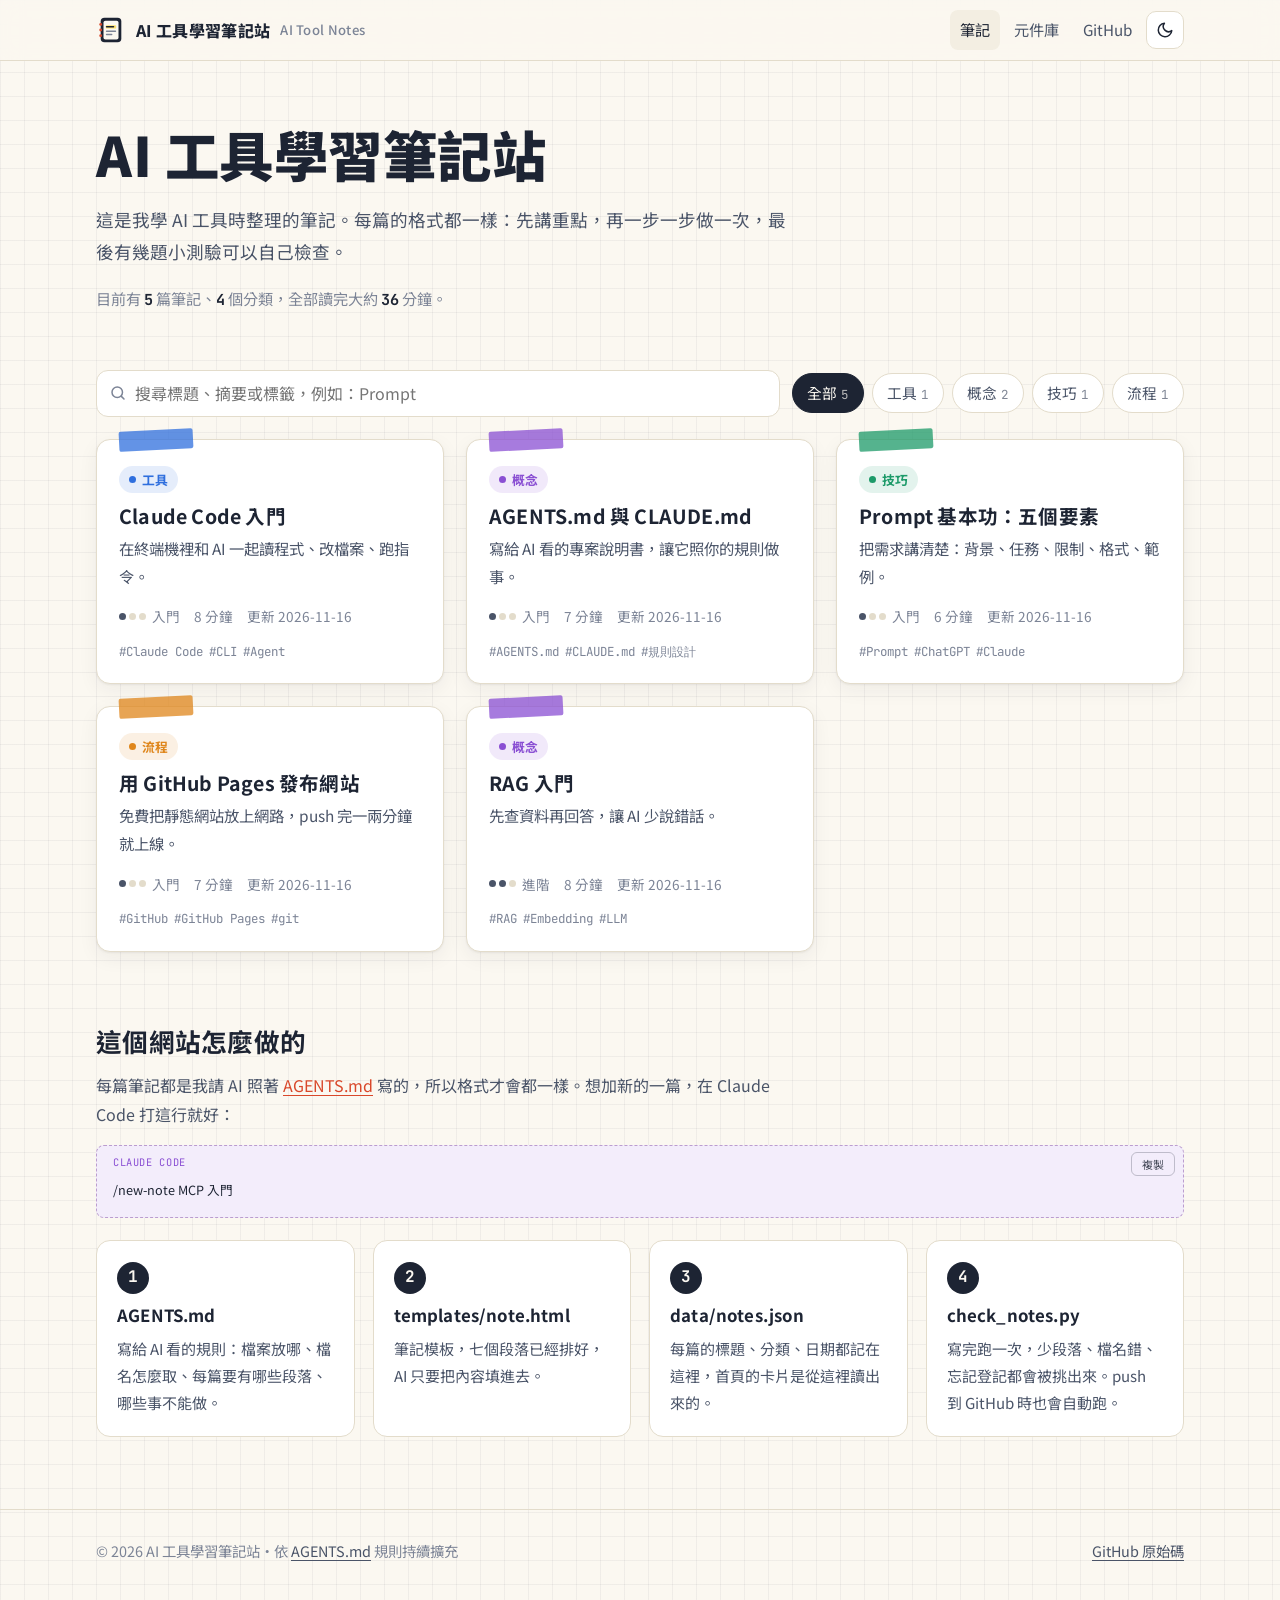
<file: index.html>
<!doctype html>
<html lang="zh-Hant-TW">
<head>
  <meta charset="utf-8">
  <meta name="viewport" content="width=device-width, initial-scale=1">
  <title>AI 工具學習筆記站</title>
  <meta name="description" content="我學 AI 工具時整理的筆記，每篇都照同一個格式寫，10 分鐘內可以讀完。">
  <link rel="icon" href="assets/img/favicon.svg" type="image/svg+xml">
  <link rel="preconnect" href="https://fonts.googleapis.com">
  <link rel="preconnect" href="https://fonts.gstatic.com" crossorigin>
  <link rel="stylesheet" href="https://fonts.googleapis.com/css2?family=JetBrains+Mono:wght@400;700&family=Noto+Sans+TC:wght@400;500;700;900&display=swap">
  <link rel="stylesheet" href="assets/css/style.css">
  <script src="assets/js/theme.js"></script>
</head>
<body data-page="home" data-root="./">
  <a class="sr-only" href="#notes">跳到筆記列表</a>

  <header class="site-header">
    <div class="container site-header__inner">
      <a class="brand" href="index.html">
        <img src="assets/img/favicon.svg" alt="" width="30" height="30">
        AI 工具學習筆記站<span class="brand__sub">AI Tool Notes</span>
      </a>
      <nav class="site-nav" aria-label="主選單">
        <a class="site-nav__wide" href="index.html#notes" aria-current="page">筆記</a>
        <a href="components.html">元件庫</a>
        <a class="site-nav__wide" href="https://github.com/ChrrrrrisHao/ai-tool-notes" target="_blank" rel="noopener">GitHub</a>
        <button class="theme-toggle" type="button" data-theme-toggle aria-label="切換深淺色">
          <svg class="icon-moon" viewBox="0 0 24 24" fill="none" stroke="currentColor" stroke-width="2" stroke-linecap="round" stroke-linejoin="round" aria-hidden="true"><path d="M21 12.8A9 9 0 1 1 11.2 3a7 7 0 0 0 9.8 9.8z"/></svg>
          <svg class="icon-sun" viewBox="0 0 24 24" fill="none" stroke="currentColor" stroke-width="2" stroke-linecap="round" aria-hidden="true"><circle cx="12" cy="12" r="4"/><path d="M12 2v2M12 20v2M4.9 4.9l1.4 1.4M17.7 17.7l1.4 1.4M2 12h2M20 12h2M4.9 19.1l1.4-1.4M17.7 6.3l1.4-1.4"/></svg>
        </button>
      </nav>
    </div>
  </header>

  <main>
    <section class="container hero">
      <h1 class="hero__title">AI 工具學習筆記站</h1>
      <p class="hero__lead">
        這是我學 AI 工具時整理的筆記。每篇的格式都一樣：先講重點，再一步一步做一次，最後有幾題小測驗可以自己檢查。
      </p>
      <p class="hero__meta">
        目前有 <strong id="stat-notes">–</strong> 篇筆記、<strong id="stat-cats">–</strong> 個分類，全部讀完大約 <strong id="stat-minutes">–</strong> 分鐘。
      </p>
    </section>

    <section class="container" id="notes" aria-labelledby="notes-title">
      <h2 id="notes-title" class="sr-only">筆記列表</h2>
      <div class="toolbar">
        <label class="search">
          <svg viewBox="0 0 24 24" fill="none" stroke="currentColor" stroke-width="2" stroke-linecap="round" aria-hidden="true"><circle cx="11" cy="11" r="7"/><path d="m20 20-3.5-3.5"/></svg>
          <span class="sr-only">搜尋筆記</span>
          <input id="note-search" type="search" placeholder="搜尋標題、摘要或標籤，例如：Prompt" autocomplete="off">
        </label>
        <div class="chips" id="category-filters" role="group" aria-label="依分類篩選"></div>
      </div>
      <div class="grid" id="note-grid" aria-live="polite"></div>
      <p class="empty" id="empty-state" hidden>找不到符合的筆記，換個關鍵字試試。</p>
      <noscript><p class="load-error">需要開啟 JavaScript 才能顯示筆記列表。</p></noscript>
    </section>

    <section class="container howto" aria-labelledby="howto-title">
      <h2 class="howto__title" id="howto-title">這個網站怎麼做的</h2>
      <p class="howto__lead">
        每篇筆記都是我請 AI 照著
        <a href="https://github.com/ChrrrrrisHao/ai-tool-notes/blob/main/AGENTS.md" target="_blank" rel="noopener">AGENTS.md</a>
        寫的，所以格式才會都一樣。想加新的一篇，在 Claude Code 打這行就好：
      </p>
      <pre class="code code--prompt" data-lang="Claude Code"><code>/new-note MCP 入門</code></pre>
      <div class="howto__grid">
        <article class="howto__item">
          <span class="howto__num">1</span>
          <h3>AGENTS.md</h3>
          <p>寫給 AI 看的規則：檔案放哪、檔名怎麼取、每篇要有哪些段落、哪些事不能做。</p>
        </article>
        <article class="howto__item">
          <span class="howto__num">2</span>
          <h3>templates/note.html</h3>
          <p>筆記模板，七個段落已經排好，AI 只要把內容填進去。</p>
        </article>
        <article class="howto__item">
          <span class="howto__num">3</span>
          <h3>data/notes.json</h3>
          <p>每篇的標題、分類、日期都記在這裡，首頁的卡片是從這裡讀出來的。</p>
        </article>
        <article class="howto__item">
          <span class="howto__num">4</span>
          <h3>check_notes.py</h3>
          <p>寫完跑一次，少段落、檔名錯、忘記登記都會被挑出來。push 到 GitHub 時也會自動跑。</p>
        </article>
      </div>
    </section>
  </main>

  <footer class="site-footer">
    <div class="container site-footer__inner">
      <span>© <span id="year">2026</span> AI 工具學習筆記站・依 <a href="https://github.com/ChrrrrrisHao/ai-tool-notes/blob/main/AGENTS.md" target="_blank" rel="noopener">AGENTS.md</a> 規則持續擴充</span>
      <a href="https://github.com/ChrrrrrisHao/ai-tool-notes" target="_blank" rel="noopener">GitHub 原始碼</a>
    </div>
  </footer>

  <script src="assets/js/main.js" defer></script>
</body>
</html>
</file>
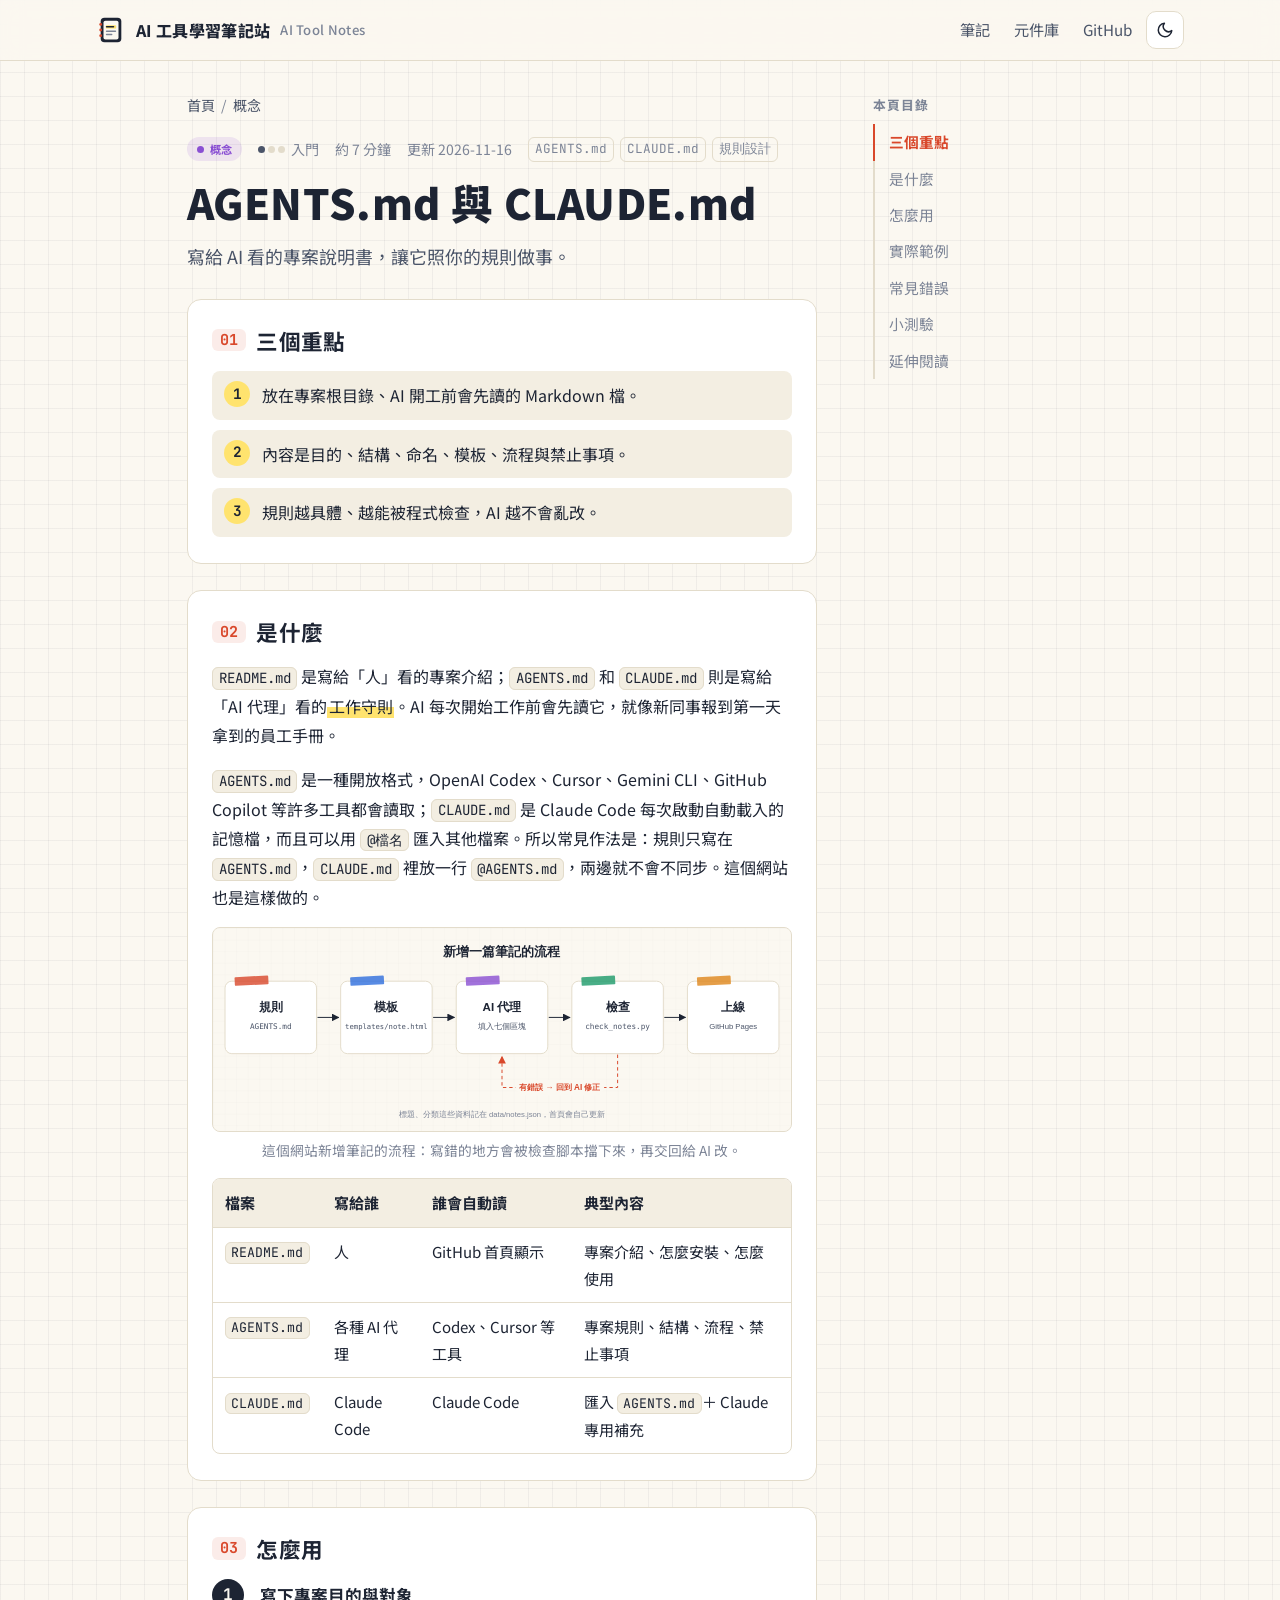
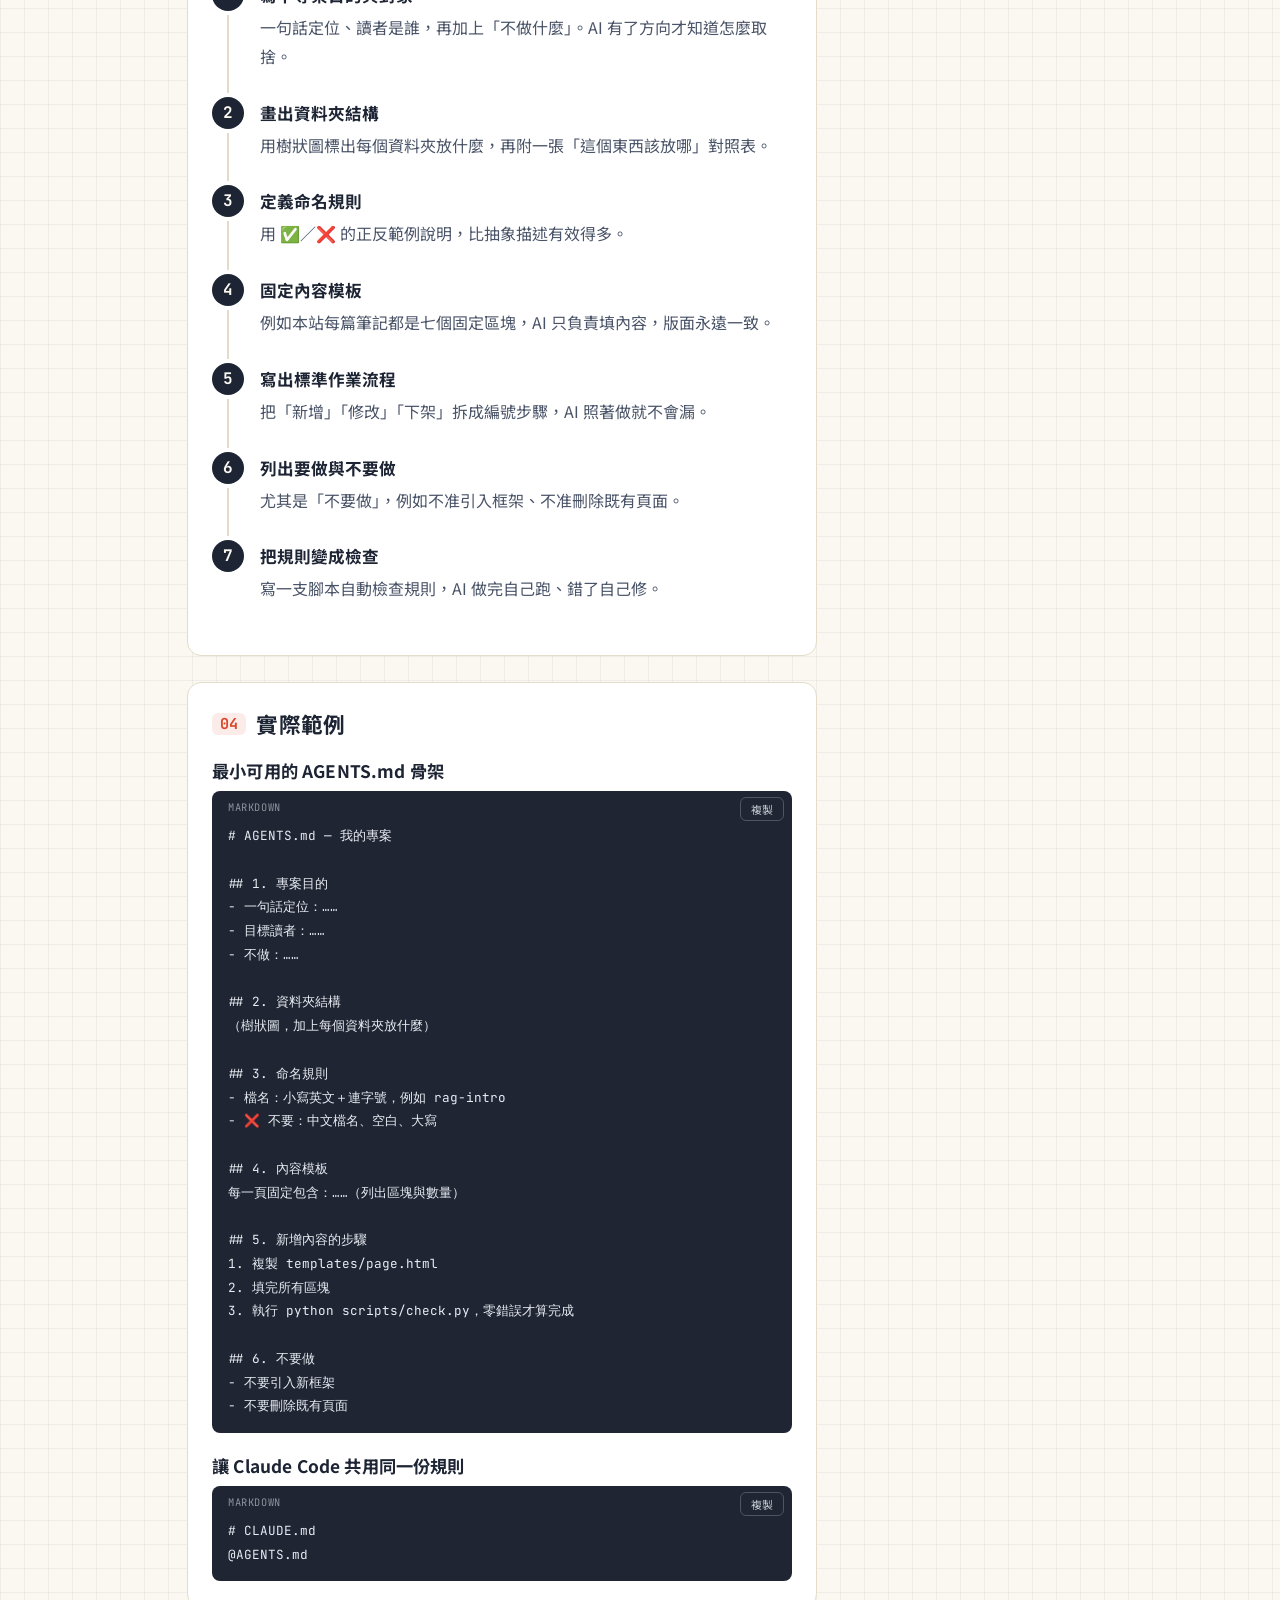
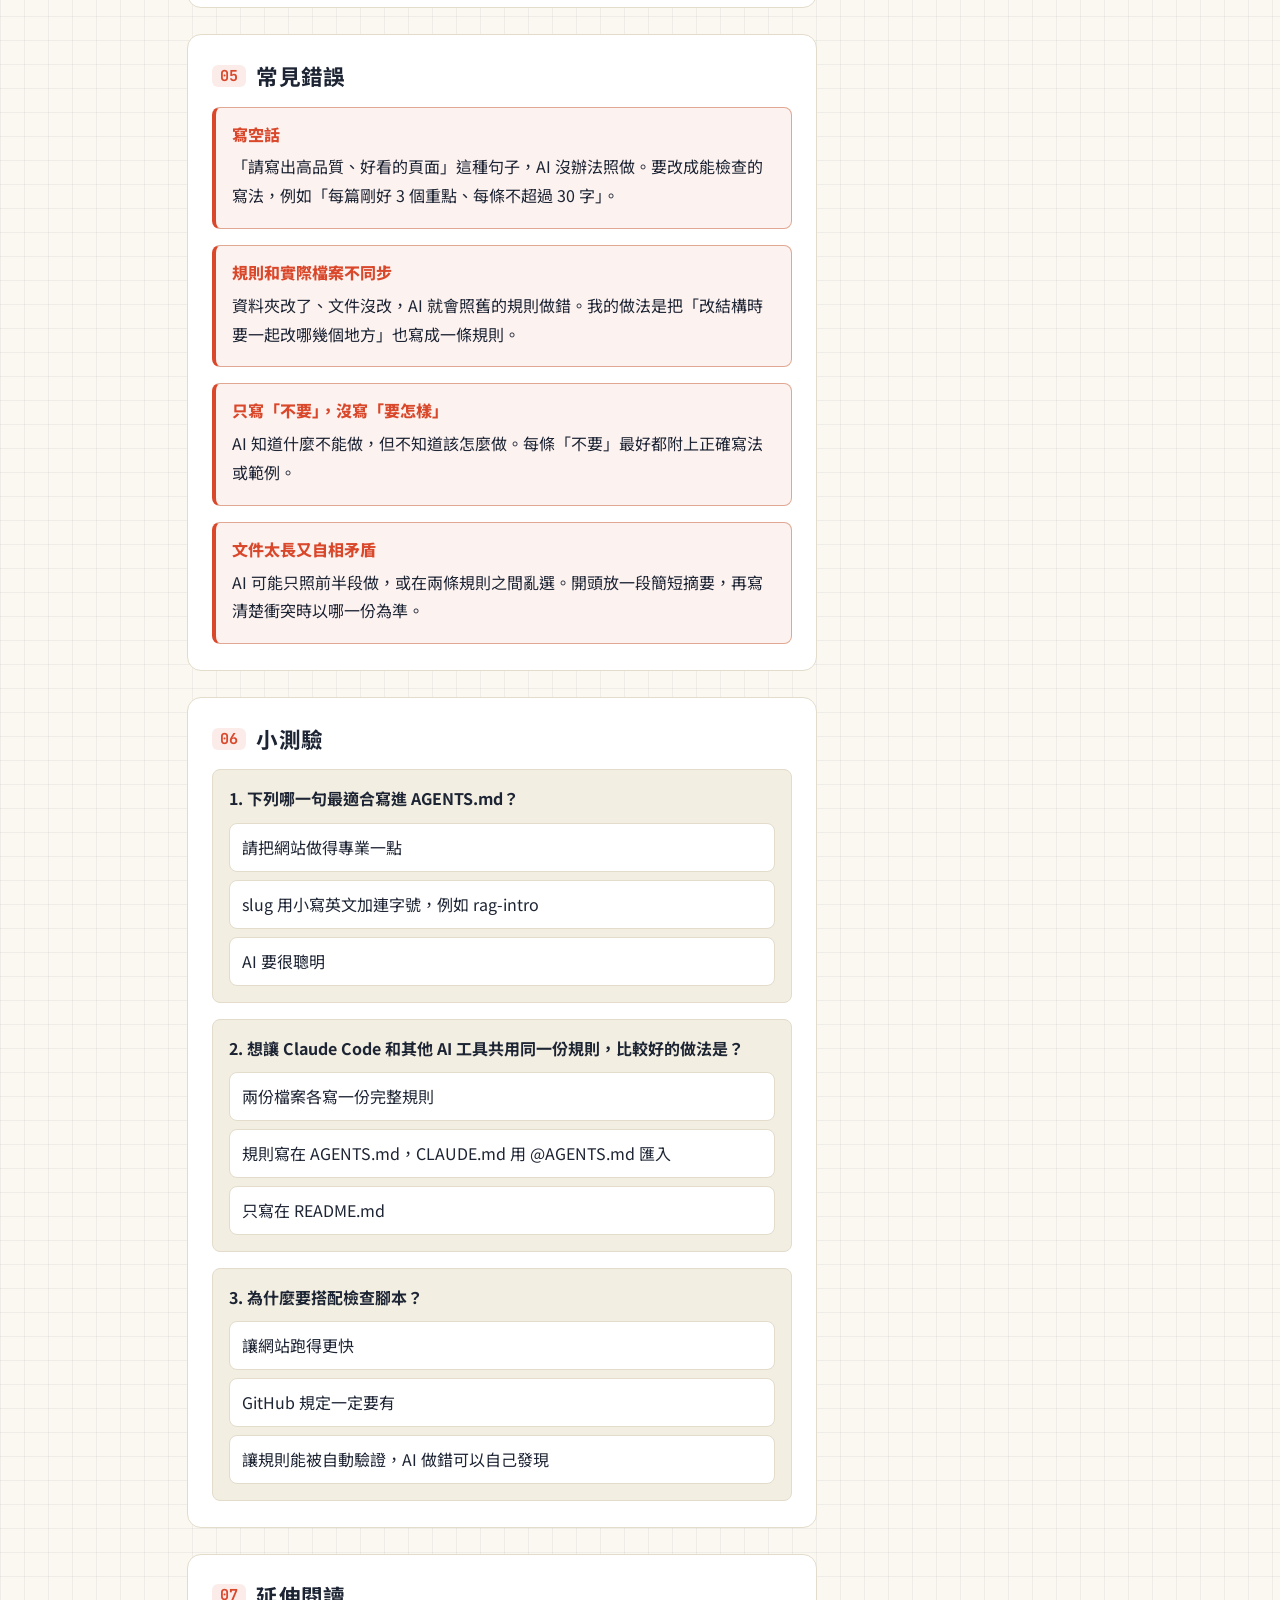
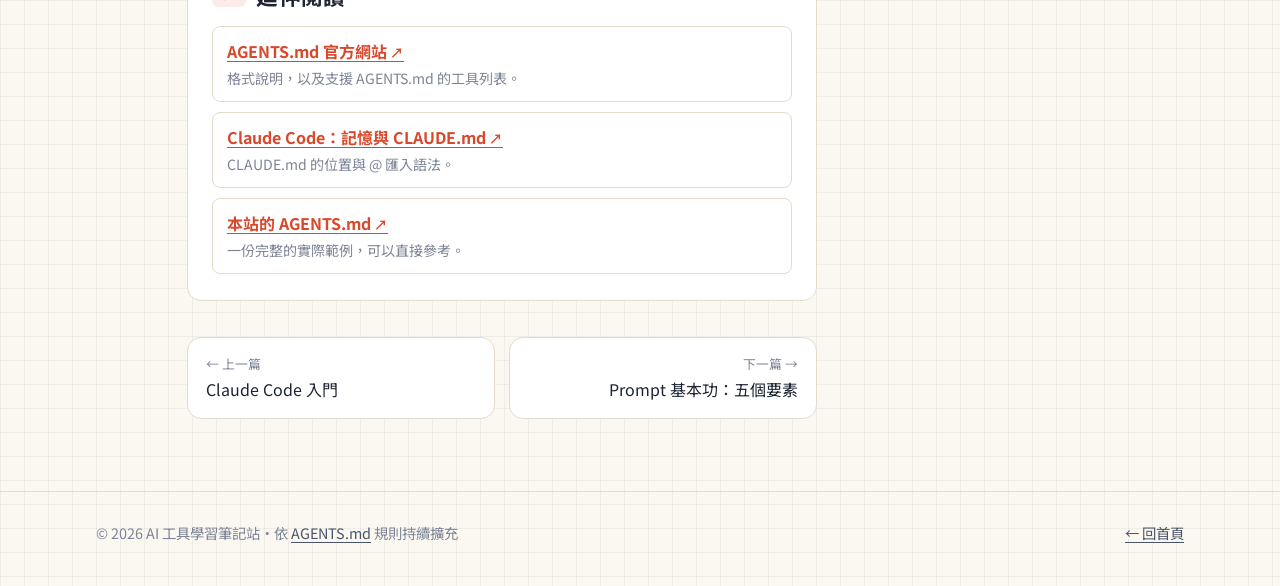
<file: notes/agents-md-guide/index.html>
<!doctype html>
<html lang="zh-Hant-TW">
<head>
  <meta charset="utf-8">
  <meta name="viewport" content="width=device-width, initial-scale=1">
  <title>AGENTS.md 與 CLAUDE.md｜AI 工具學習筆記站</title>
  <meta name="description" content="寫給 AI 看的專案說明書，讓它照你的規則做事。">
  <link rel="icon" href="../../assets/img/favicon.svg" type="image/svg+xml">
  <link rel="preconnect" href="https://fonts.googleapis.com">
  <link rel="preconnect" href="https://fonts.gstatic.com" crossorigin>
  <link rel="stylesheet" href="https://fonts.googleapis.com/css2?family=JetBrains+Mono:wght@400;700&family=Noto+Sans+TC:wght@400;500;700;900&display=swap">
  <link rel="stylesheet" href="../../assets/css/style.css">
  <script src="../../assets/js/theme.js"></script>
</head>
<body data-page="note" data-root="../../" data-slug="agents-md-guide">
  <div class="progress" id="progress" aria-hidden="true"></div>

  <header class="site-header">
    <div class="container site-header__inner">
      <a class="brand" href="../../index.html">
        <img src="../../assets/img/favicon.svg" alt="" width="30" height="30">
        AI 工具學習筆記站<span class="brand__sub">AI Tool Notes</span>
      </a>
      <nav class="site-nav" aria-label="主選單">
        <a class="site-nav__wide" href="../../index.html#notes">筆記</a>
        <a href="../../components.html">元件庫</a>
        <a class="site-nav__wide" href="https://github.com/ChrrrrrisHao/ai-tool-notes" target="_blank" rel="noopener">GitHub</a>
        <button class="theme-toggle" type="button" data-theme-toggle aria-label="切換深淺色">
          <svg class="icon-moon" viewBox="0 0 24 24" fill="none" stroke="currentColor" stroke-width="2" stroke-linecap="round" stroke-linejoin="round" aria-hidden="true"><path d="M21 12.8A9 9 0 1 1 11.2 3a7 7 0 0 0 9.8 9.8z"/></svg>
          <svg class="icon-sun" viewBox="0 0 24 24" fill="none" stroke="currentColor" stroke-width="2" stroke-linecap="round" aria-hidden="true"><circle cx="12" cy="12" r="4"/><path d="M12 2v2M12 20v2M4.9 4.9l1.4 1.4M17.7 17.7l1.4 1.4M2 12h2M20 12h2M4.9 19.1l1.4-1.4M17.7 6.3l1.4-1.4"/></svg>
        </button>
      </nav>
    </div>
  </header>

  <main class="container note-layout">
    <div class="note-main">
      <nav class="breadcrumb" aria-label="麵包屑">
        <a href="../../index.html">首頁</a><span aria-hidden="true">/</span><a id="crumb-cat" href="../../index.html">筆記</a>
      </nav>

      <header class="note-header">
        <div class="note-meta" id="note-meta"></div>
        <h1>AGENTS.md 與 CLAUDE.md</h1>
        <p class="note-header__summary">寫給 AI 看的專案說明書，讓它照你的規則做事。</p>
      </header>

      <article class="note-body">
        <section class="note-section" id="tldr">
          <h2>三個重點</h2>
          <ul class="keypoints">
            <li>放在專案根目錄、AI 開工前會先讀的 Markdown 檔。</li>
            <li>內容是目的、結構、命名、模板、流程與禁止事項。</li>
            <li>規則越具體、越能被程式檢查，AI 越不會亂改。</li>
          </ul>
        </section>

        <section class="note-section" id="what">
          <h2>是什麼</h2>
          <p><code>README.md</code> 是寫給「人」看的專案介紹；<code>AGENTS.md</code> 和 <code>CLAUDE.md</code> 則是寫給「AI 代理」看的<mark>工作守則</mark>。AI 每次開始工作前會先讀它，就像新同事報到第一天拿到的員工手冊。</p>
          <p><code>AGENTS.md</code> 是一種開放格式，OpenAI Codex、Cursor、Gemini CLI、GitHub Copilot 等許多工具都會讀取；<code>CLAUDE.md</code> 是 Claude Code 每次啟動自動載入的記憶檔，而且可以用 <code>@檔名</code> 匯入其他檔案。所以常見作法是：規則只寫在 <code>AGENTS.md</code>，<code>CLAUDE.md</code> 裡放一行 <code>@AGENTS.md</code>，兩邊就不會不同步。這個網站也是這樣做的。</p>
          <figure class="figure">
            <img src="img/agents-md-guide-flow.svg" alt="流程圖：AGENTS.md 規則加上模板，經 AI 產生新筆記，再由檢查腳本驗證，錯誤回饋給 AI 修正" width="1200" height="420" loading="lazy">
            <figcaption>這個網站新增筆記的流程：寫錯的地方會被檢查腳本擋下來，再交回給 AI 改。</figcaption>
          </figure>
          <div class="table-wrap">
            <table class="table">
              <thead><tr><th>檔案</th><th>寫給誰</th><th>誰會自動讀</th><th>典型內容</th></tr></thead>
              <tbody>
                <tr><td><code>README.md</code></td><td>人</td><td>GitHub 首頁顯示</td><td>專案介紹、怎麼安裝、怎麼使用</td></tr>
                <tr><td><code>AGENTS.md</code></td><td>各種 AI 代理</td><td>Codex、Cursor 等工具</td><td>專案規則、結構、流程、禁止事項</td></tr>
                <tr><td><code>CLAUDE.md</code></td><td>Claude Code</td><td>Claude Code</td><td>匯入 <code>AGENTS.md</code>＋ Claude 專用補充</td></tr>
              </tbody>
            </table>
          </div>
        </section>

        <section class="note-section" id="how">
          <h2>怎麼用</h2>
          <ol class="steps">
            <li><strong>寫下專案目的與對象</strong><p>一句話定位、讀者是誰，再加上「不做什麼」。AI 有了方向才知道怎麼取捨。</p></li>
            <li><strong>畫出資料夾結構</strong><p>用樹狀圖標出每個資料夾放什麼，再附一張「這個東西該放哪」對照表。</p></li>
            <li><strong>定義命名規則</strong><p>用 ✅／❌ 的正反範例說明，比抽象描述有效得多。</p></li>
            <li><strong>固定內容模板</strong><p>例如本站每篇筆記都是七個固定區塊，AI 只負責填內容，版面永遠一致。</p></li>
            <li><strong>寫出標準作業流程</strong><p>把「新增」「修改」「下架」拆成編號步驟，AI 照著做就不會漏。</p></li>
            <li><strong>列出要做與不要做</strong><p>尤其是「不要做」，例如不准引入框架、不准刪除既有頁面。</p></li>
            <li><strong>把規則變成檢查</strong><p>寫一支腳本自動檢查規則，AI 做完自己跑、錯了自己修。</p></li>
          </ol>
        </section>

        <section class="note-section" id="example">
          <h2>實際範例</h2>
          <h3>最小可用的 AGENTS.md 骨架</h3>
          <pre class="code" data-lang="markdown"><code># AGENTS.md — 我的專案

## 1. 專案目的
- 一句話定位：……
- 目標讀者：……
- 不做：……

## 2. 資料夾結構
（樹狀圖，加上每個資料夾放什麼）

## 3. 命名規則
- 檔名：小寫英文＋連字號，例如 rag-intro
- ❌ 不要：中文檔名、空白、大寫

## 4. 內容模板
每一頁固定包含：……（列出區塊與數量）

## 5. 新增內容的步驟
1. 複製 templates/page.html
2. 填完所有區塊
3. 執行 python scripts/check.py，零錯誤才算完成

## 6. 不要做
- 不要引入新框架
- 不要刪除既有頁面</code></pre>
          <h3>讓 Claude Code 共用同一份規則</h3>
          <pre class="code" data-lang="markdown"><code># CLAUDE.md
@AGENTS.md</code></pre>
        </section>

        <section class="note-section" id="pitfalls">
          <h2>常見錯誤</h2>
          <aside class="callout callout--warn">
            <p class="callout__title">寫空話</p>
            <p>「請寫出高品質、好看的頁面」這種句子，AI 沒辦法照做。要改成能檢查的寫法，例如「每篇剛好 3 個重點、每條不超過 30 字」。</p>
          </aside>
          <aside class="callout callout--warn">
            <p class="callout__title">規則和實際檔案不同步</p>
            <p>資料夾改了、文件沒改，AI 就會照舊的規則做錯。我的做法是把「改結構時要一起改哪幾個地方」也寫成一條規則。</p>
          </aside>
          <aside class="callout callout--warn">
            <p class="callout__title">只寫「不要」，沒寫「要怎樣」</p>
            <p>AI 知道什麼不能做，但不知道該怎麼做。每條「不要」最好都附上正確寫法或範例。</p>
          </aside>
          <aside class="callout callout--warn">
            <p class="callout__title">文件太長又自相矛盾</p>
            <p>AI 可能只照前半段做，或在兩條規則之間亂選。開頭放一段簡短摘要，再寫清楚衝突時以哪一份為準。</p>
          </aside>
        </section>

        <section class="note-section" id="quiz">
          <h2>小測驗</h2>
          <div class="quiz" data-answer="b">
            <p class="quiz__q">1. 下列哪一句最適合寫進 AGENTS.md？</p>
            <ol class="quiz__options">
              <li><button type="button" data-option="a">請把網站做得專業一點</button></li>
              <li><button type="button" data-option="b">slug 用小寫英文加連字號，例如 rag-intro</button></li>
              <li><button type="button" data-option="c">AI 要很聰明</button></li>
            </ol>
            <p class="quiz__explain">解析：具體、有範例、可以被檢查的規則，AI 才能穩定照做。</p>
          </div>
          <div class="quiz" data-answer="b">
            <p class="quiz__q">2. 想讓 Claude Code 和其他 AI 工具共用同一份規則，比較好的做法是？</p>
            <ol class="quiz__options">
              <li><button type="button" data-option="a">兩份檔案各寫一份完整規則</button></li>
              <li><button type="button" data-option="b">規則寫在 AGENTS.md，CLAUDE.md 用 @AGENTS.md 匯入</button></li>
              <li><button type="button" data-option="c">只寫在 README.md</button></li>
            </ol>
            <p class="quiz__explain">解析：規則只有一個來源，就不會出現兩份內容不一致的問題。</p>
          </div>
          <div class="quiz" data-answer="c">
            <p class="quiz__q">3. 為什麼要搭配檢查腳本？</p>
            <ol class="quiz__options">
              <li><button type="button" data-option="a">讓網站跑得更快</button></li>
              <li><button type="button" data-option="b">GitHub 規定一定要有</button></li>
              <li><button type="button" data-option="c">讓規則能被自動驗證，AI 做錯可以自己發現</button></li>
            </ol>
            <p class="quiz__explain">解析：文件是「說」，腳本是「查」。兩者搭配，AI 才能自己檢查、自己修正。</p>
          </div>
          <p class="quiz-score" id="quiz-score" aria-live="polite"></p>
        </section>

        <section class="note-section" id="refs">
          <h2>延伸閱讀</h2>
          <ul class="refs">
            <li><a href="https://agents.md/" target="_blank" rel="noopener">AGENTS.md 官方網站</a><span>格式說明，以及支援 AGENTS.md 的工具列表。</span></li>
            <li><a href="https://code.claude.com/docs/en/memory" target="_blank" rel="noopener">Claude Code：記憶與 CLAUDE.md</a><span>CLAUDE.md 的位置與 @ 匯入語法。</span></li>
            <li><a href="https://github.com/ChrrrrrisHao/ai-tool-notes/blob/main/AGENTS.md" target="_blank" rel="noopener">本站的 AGENTS.md</a><span>一份完整的實際範例，可以直接參考。</span></li>
          </ul>
        </section>
      </article>

      <nav class="pager" id="pager" aria-label="上一篇與下一篇"></nav>
    </div>

    <aside class="toc" aria-label="本頁目錄">
      <div class="toc__inner">
        <p class="toc__title">本頁目錄</p>
        <ol id="toc-list"></ol>
      </div>
    </aside>
  </main>

  <footer class="site-footer">
    <div class="container site-footer__inner">
      <span>© <span id="year">2026</span> AI 工具學習筆記站・依 <a href="https://github.com/ChrrrrrisHao/ai-tool-notes/blob/main/AGENTS.md" target="_blank" rel="noopener">AGENTS.md</a> 規則持續擴充</span>
      <a href="../../index.html">← 回首頁</a>
    </div>
  </footer>

  <script src="../../assets/js/main.js" defer></script>
</body>
</html>
</file>
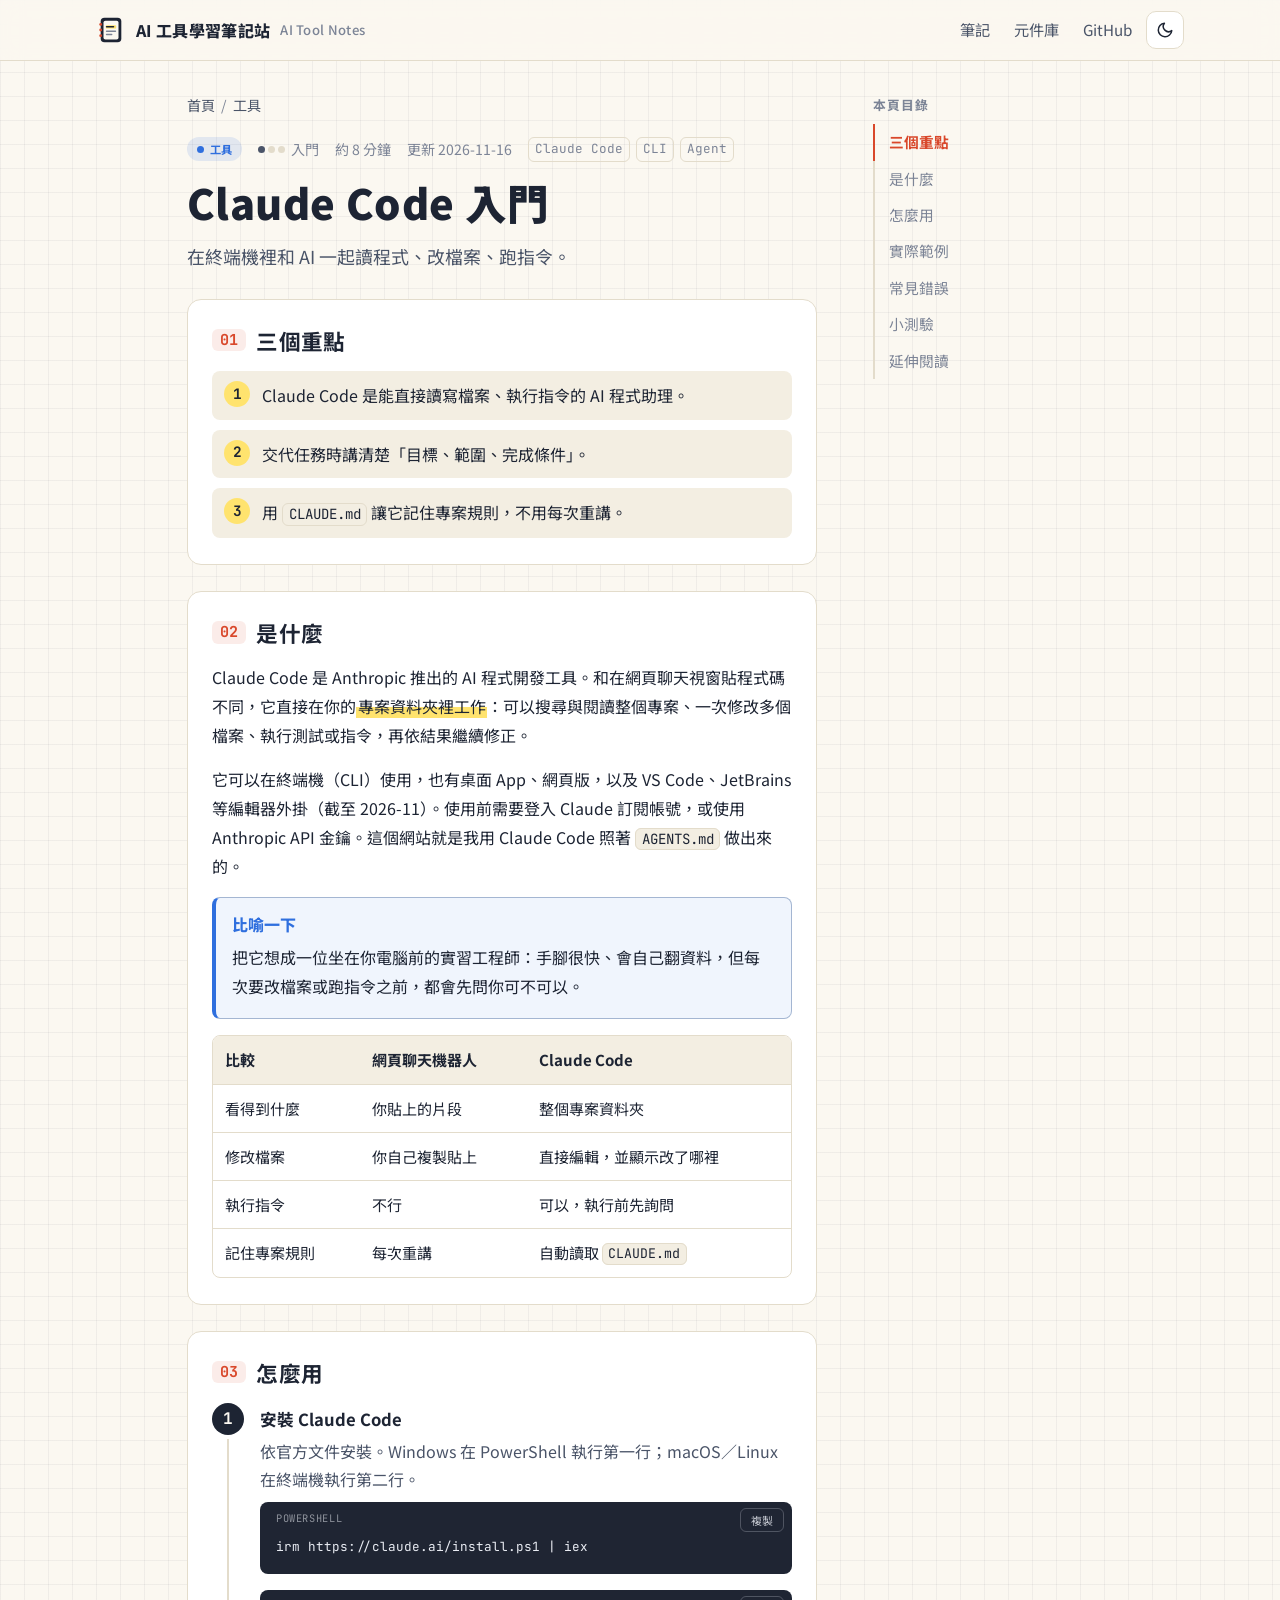
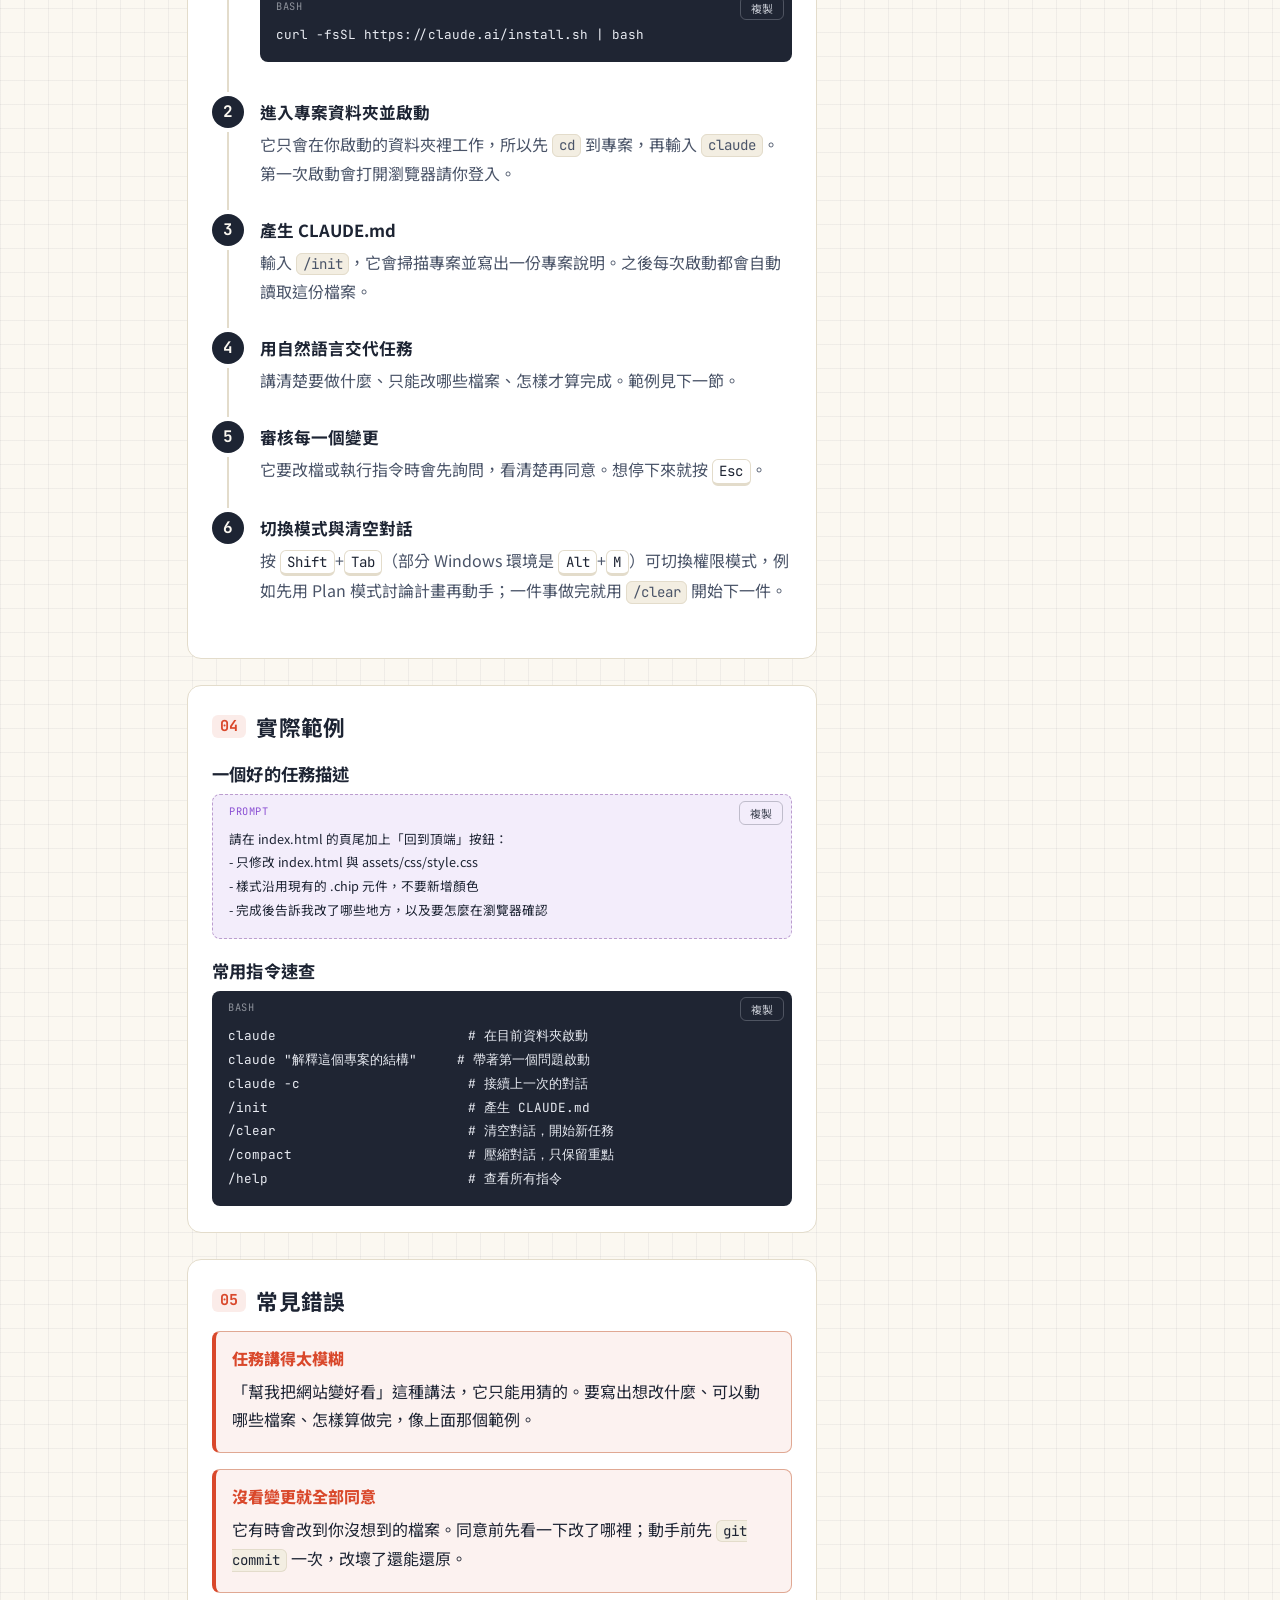
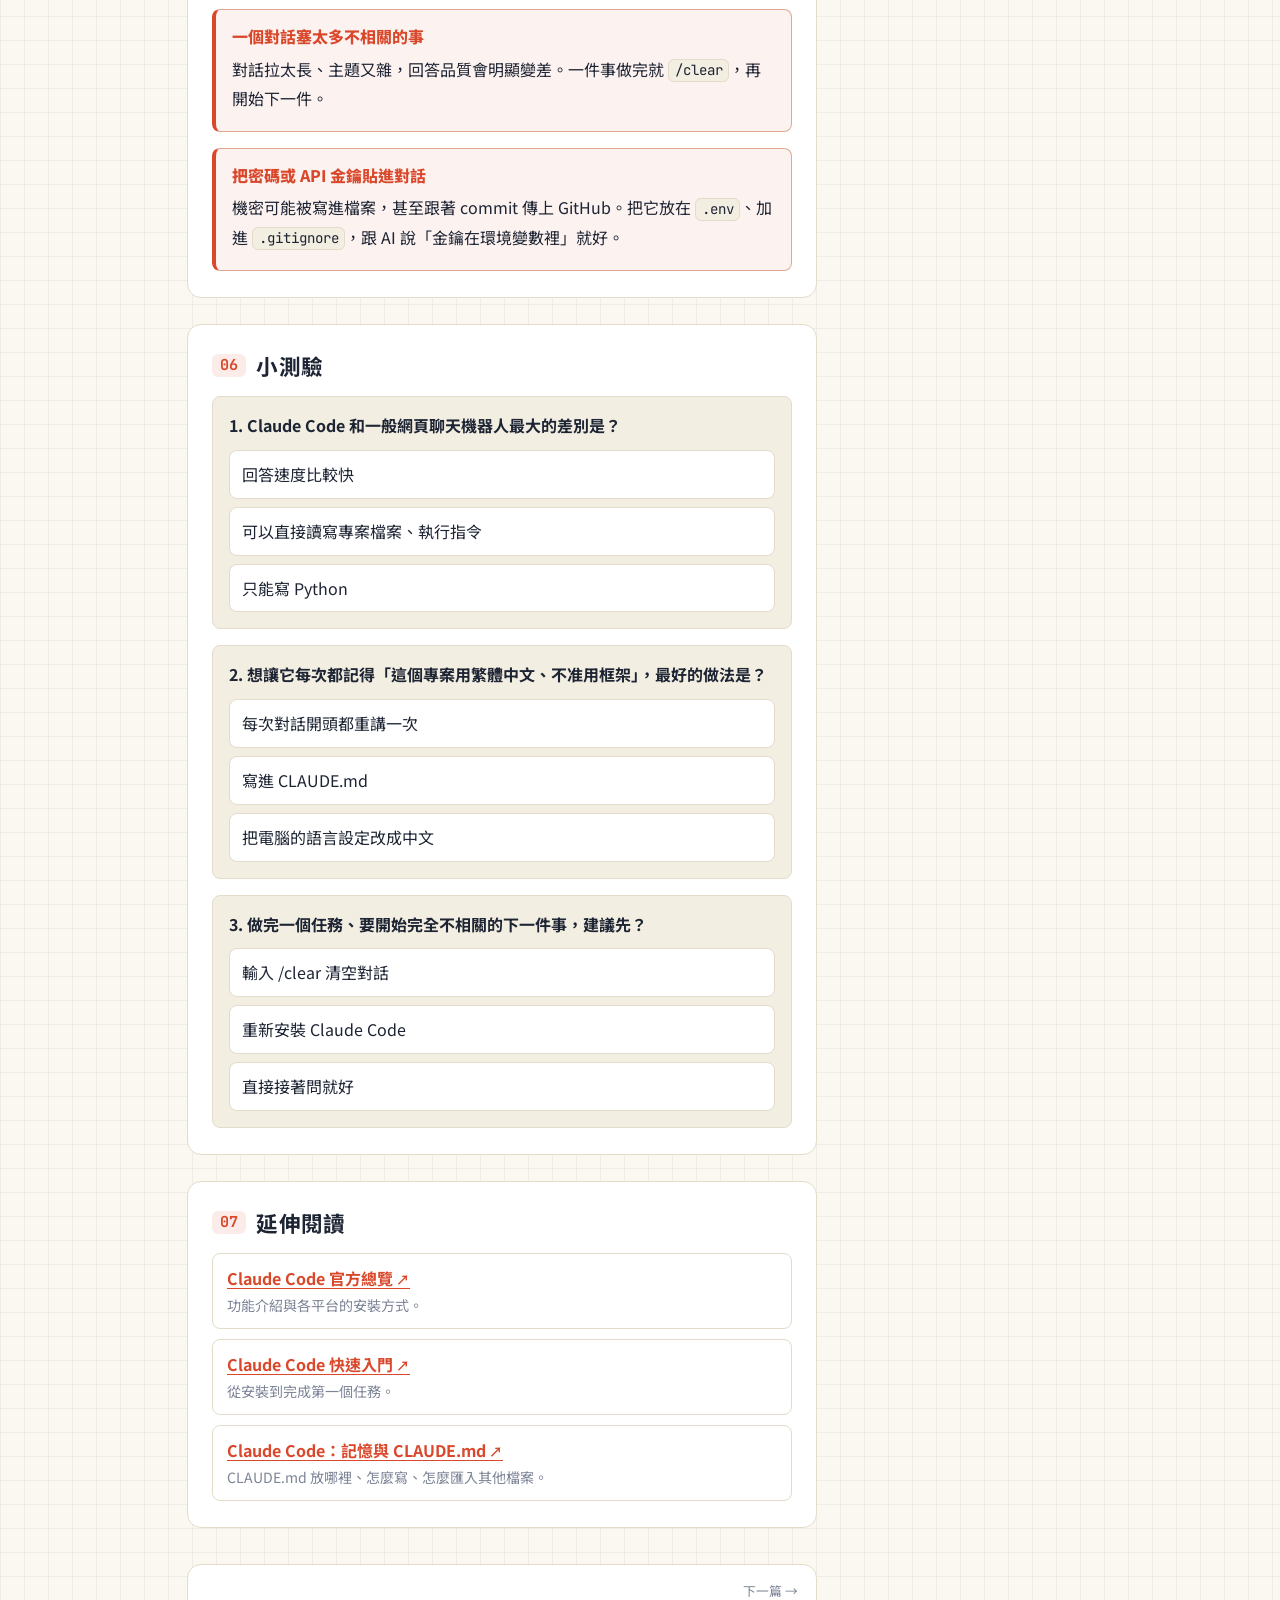
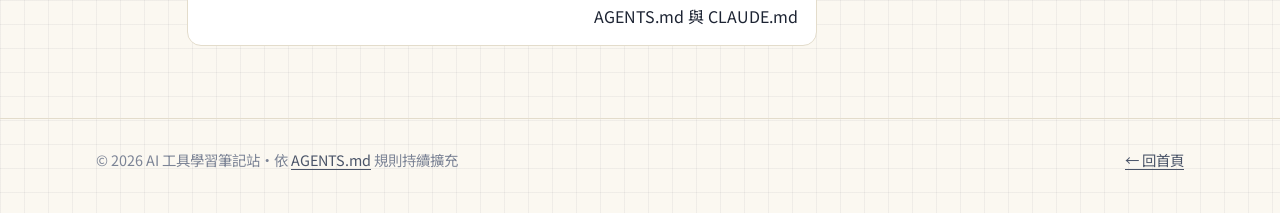
<file: notes/claude-code-basics/index.html>
<!doctype html>
<html lang="zh-Hant-TW">
<head>
  <meta charset="utf-8">
  <meta name="viewport" content="width=device-width, initial-scale=1">
  <title>Claude Code 入門｜AI 工具學習筆記站</title>
  <meta name="description" content="在終端機裡和 AI 一起讀程式、改檔案、跑指令。">
  <link rel="icon" href="../../assets/img/favicon.svg" type="image/svg+xml">
  <link rel="preconnect" href="https://fonts.googleapis.com">
  <link rel="preconnect" href="https://fonts.gstatic.com" crossorigin>
  <link rel="stylesheet" href="https://fonts.googleapis.com/css2?family=JetBrains+Mono:wght@400;700&family=Noto+Sans+TC:wght@400;500;700;900&display=swap">
  <link rel="stylesheet" href="../../assets/css/style.css">
  <script src="../../assets/js/theme.js"></script>
</head>
<body data-page="note" data-root="../../" data-slug="claude-code-basics">
  <div class="progress" id="progress" aria-hidden="true"></div>

  <header class="site-header">
    <div class="container site-header__inner">
      <a class="brand" href="../../index.html">
        <img src="../../assets/img/favicon.svg" alt="" width="30" height="30">
        AI 工具學習筆記站<span class="brand__sub">AI Tool Notes</span>
      </a>
      <nav class="site-nav" aria-label="主選單">
        <a class="site-nav__wide" href="../../index.html#notes">筆記</a>
        <a href="../../components.html">元件庫</a>
        <a class="site-nav__wide" href="https://github.com/ChrrrrrisHao/ai-tool-notes" target="_blank" rel="noopener">GitHub</a>
        <button class="theme-toggle" type="button" data-theme-toggle aria-label="切換深淺色">
          <svg class="icon-moon" viewBox="0 0 24 24" fill="none" stroke="currentColor" stroke-width="2" stroke-linecap="round" stroke-linejoin="round" aria-hidden="true"><path d="M21 12.8A9 9 0 1 1 11.2 3a7 7 0 0 0 9.8 9.8z"/></svg>
          <svg class="icon-sun" viewBox="0 0 24 24" fill="none" stroke="currentColor" stroke-width="2" stroke-linecap="round" aria-hidden="true"><circle cx="12" cy="12" r="4"/><path d="M12 2v2M12 20v2M4.9 4.9l1.4 1.4M17.7 17.7l1.4 1.4M2 12h2M20 12h2M4.9 19.1l1.4-1.4M17.7 6.3l1.4-1.4"/></svg>
        </button>
      </nav>
    </div>
  </header>

  <main class="container note-layout">
    <div class="note-main">
      <nav class="breadcrumb" aria-label="麵包屑">
        <a href="../../index.html">首頁</a><span aria-hidden="true">/</span><a id="crumb-cat" href="../../index.html">筆記</a>
      </nav>

      <header class="note-header">
        <div class="note-meta" id="note-meta"></div>
        <h1>Claude Code 入門</h1>
        <p class="note-header__summary">在終端機裡和 AI 一起讀程式、改檔案、跑指令。</p>
      </header>

      <article class="note-body">
        <section class="note-section" id="tldr">
          <h2>三個重點</h2>
          <ul class="keypoints">
            <li>Claude Code 是能直接讀寫檔案、執行指令的 AI 程式助理。</li>
            <li>交代任務時講清楚「目標、範圍、完成條件」。</li>
            <li>用 <code>CLAUDE.md</code> 讓它記住專案規則，不用每次重講。</li>
          </ul>
        </section>

        <section class="note-section" id="what">
          <h2>是什麼</h2>
          <p>Claude Code 是 Anthropic 推出的 AI 程式開發工具。和在網頁聊天視窗貼程式碼不同，它直接在你的<mark>專案資料夾裡工作</mark>：可以搜尋與閱讀整個專案、一次修改多個檔案、執行測試或指令，再依結果繼續修正。</p>
          <p>它可以在終端機（CLI）使用，也有桌面 App、網頁版，以及 VS Code、JetBrains 等編輯器外掛（截至 2026-11）。使用前需要登入 Claude 訂閱帳號，或使用 Anthropic API 金鑰。這個網站就是我用 Claude Code 照著 <code>AGENTS.md</code> 做出來的。</p>
          <aside class="callout callout--note">
            <p class="callout__title">比喻一下</p>
            <p>把它想成一位坐在你電腦前的實習工程師：手腳很快、會自己翻資料，但每次要改檔案或跑指令之前，都會先問你可不可以。</p>
          </aside>
          <div class="table-wrap">
            <table class="table">
              <thead><tr><th>比較</th><th>網頁聊天機器人</th><th>Claude Code</th></tr></thead>
              <tbody>
                <tr><td>看得到什麼</td><td>你貼上的片段</td><td>整個專案資料夾</td></tr>
                <tr><td>修改檔案</td><td>你自己複製貼上</td><td>直接編輯，並顯示改了哪裡</td></tr>
                <tr><td>執行指令</td><td>不行</td><td>可以，執行前先詢問</td></tr>
                <tr><td>記住專案規則</td><td>每次重講</td><td>自動讀取 <code>CLAUDE.md</code></td></tr>
              </tbody>
            </table>
          </div>
        </section>

        <section class="note-section" id="how">
          <h2>怎麼用</h2>
          <ol class="steps">
            <li>
              <strong>安裝 Claude Code</strong>
              <p>依官方文件安裝。Windows 在 PowerShell 執行第一行；macOS／Linux 在終端機執行第二行。</p>
              <pre class="code" data-lang="powershell"><code>irm https://claude.ai/install.ps1 | iex</code></pre>
              <pre class="code" data-lang="bash"><code>curl -fsSL https://claude.ai/install.sh | bash</code></pre>
            </li>
            <li>
              <strong>進入專案資料夾並啟動</strong>
              <p>它只會在你啟動的資料夾裡工作，所以先 <code>cd</code> 到專案，再輸入 <code>claude</code>。第一次啟動會打開瀏覽器請你登入。</p>
            </li>
            <li>
              <strong>產生 CLAUDE.md</strong>
              <p>輸入 <code>/init</code>，它會掃描專案並寫出一份專案說明。之後每次啟動都會自動讀取這份檔案。</p>
            </li>
            <li>
              <strong>用自然語言交代任務</strong>
              <p>講清楚要做什麼、只能改哪些檔案、怎樣才算完成。範例見下一節。</p>
            </li>
            <li>
              <strong>審核每一個變更</strong>
              <p>它要改檔或執行指令時會先詢問，看清楚再同意。想停下來就按 <kbd>Esc</kbd>。</p>
            </li>
            <li>
              <strong>切換模式與清空對話</strong>
              <p>按 <kbd>Shift</kbd>+<kbd>Tab</kbd>（部分 Windows 環境是 <kbd>Alt</kbd>+<kbd>M</kbd>）可切換權限模式，例如先用 Plan 模式討論計畫再動手；一件事做完就用 <code>/clear</code> 開始下一件。</p>
            </li>
          </ol>
        </section>

        <section class="note-section" id="example">
          <h2>實際範例</h2>
          <h3>一個好的任務描述</h3>
          <pre class="code code--prompt" data-lang="Prompt"><code>請在 index.html 的頁尾加上「回到頂端」按鈕：
- 只修改 index.html 與 assets/css/style.css
- 樣式沿用現有的 .chip 元件，不要新增顏色
- 完成後告訴我改了哪些地方，以及要怎麼在瀏覽器確認</code></pre>
          <h3>常用指令速查</h3>
          <pre class="code" data-lang="bash"><code>claude                        # 在目前資料夾啟動
claude "解釋這個專案的結構"     # 帶著第一個問題啟動
claude -c                     # 接續上一次的對話
/init                         # 產生 CLAUDE.md
/clear                        # 清空對話，開始新任務
/compact                      # 壓縮對話，只保留重點
/help                         # 查看所有指令</code></pre>
        </section>

        <section class="note-section" id="pitfalls">
          <h2>常見錯誤</h2>
          <aside class="callout callout--warn">
            <p class="callout__title">任務講得太模糊</p>
            <p>「幫我把網站變好看」這種講法，它只能用猜的。要寫出想改什麼、可以動哪些檔案、怎樣算做完，像上面那個範例。</p>
          </aside>
          <aside class="callout callout--warn">
            <p class="callout__title">沒看變更就全部同意</p>
            <p>它有時會改到你沒想到的檔案。同意前先看一下改了哪裡；動手前先 <code>git commit</code> 一次，改壞了還能還原。</p>
          </aside>
          <aside class="callout callout--warn">
            <p class="callout__title">一個對話塞太多不相關的事</p>
            <p>對話拉太長、主題又雜，回答品質會明顯變差。一件事做完就 <code>/clear</code>，再開始下一件。</p>
          </aside>
          <aside class="callout callout--warn">
            <p class="callout__title">把密碼或 API 金鑰貼進對話</p>
            <p>機密可能被寫進檔案，甚至跟著 commit 傳上 GitHub。把它放在 <code>.env</code>、加進 <code>.gitignore</code>，跟 AI 說「金鑰在環境變數裡」就好。</p>
          </aside>
        </section>

        <section class="note-section" id="quiz">
          <h2>小測驗</h2>
          <div class="quiz" data-answer="b">
            <p class="quiz__q">1. Claude Code 和一般網頁聊天機器人最大的差別是？</p>
            <ol class="quiz__options">
              <li><button type="button" data-option="a">回答速度比較快</button></li>
              <li><button type="button" data-option="b">可以直接讀寫專案檔案、執行指令</button></li>
              <li><button type="button" data-option="c">只能寫 Python</button></li>
            </ol>
            <p class="quiz__explain">解析：它在你的專案資料夾裡工作，能看整個專案、改檔案、跑指令，這是和聊天視窗最大的不同。</p>
          </div>
          <div class="quiz" data-answer="b">
            <p class="quiz__q">2. 想讓它每次都記得「這個專案用繁體中文、不准用框架」，最好的做法是？</p>
            <ol class="quiz__options">
              <li><button type="button" data-option="a">每次對話開頭都重講一次</button></li>
              <li><button type="button" data-option="b">寫進 CLAUDE.md</button></li>
              <li><button type="button" data-option="c">把電腦的語言設定改成中文</button></li>
            </ol>
            <p class="quiz__explain">解析：CLAUDE.md 會在每次啟動時自動載入，寫一次就一直有效。</p>
          </div>
          <div class="quiz" data-answer="a">
            <p class="quiz__q">3. 做完一個任務、要開始完全不相關的下一件事，建議先？</p>
            <ol class="quiz__options">
              <li><button type="button" data-option="a">輸入 /clear 清空對話</button></li>
              <li><button type="button" data-option="b">重新安裝 Claude Code</button></li>
              <li><button type="button" data-option="c">直接接著問就好</button></li>
            </ol>
            <p class="quiz__explain">解析：清空對話可以避免前一個任務的內容干擾新任務。</p>
          </div>
          <p class="quiz-score" id="quiz-score" aria-live="polite"></p>
        </section>

        <section class="note-section" id="refs">
          <h2>延伸閱讀</h2>
          <ul class="refs">
            <li><a href="https://code.claude.com/docs/en/overview" target="_blank" rel="noopener">Claude Code 官方總覽</a><span>功能介紹與各平台的安裝方式。</span></li>
            <li><a href="https://code.claude.com/docs/en/quickstart" target="_blank" rel="noopener">Claude Code 快速入門</a><span>從安裝到完成第一個任務。</span></li>
            <li><a href="https://code.claude.com/docs/en/memory" target="_blank" rel="noopener">Claude Code：記憶與 CLAUDE.md</a><span>CLAUDE.md 放哪裡、怎麼寫、怎麼匯入其他檔案。</span></li>
          </ul>
        </section>
      </article>

      <nav class="pager" id="pager" aria-label="上一篇與下一篇"></nav>
    </div>

    <aside class="toc" aria-label="本頁目錄">
      <div class="toc__inner">
        <p class="toc__title">本頁目錄</p>
        <ol id="toc-list"></ol>
      </div>
    </aside>
  </main>

  <footer class="site-footer">
    <div class="container site-footer__inner">
      <span>© <span id="year">2026</span> AI 工具學習筆記站・依 <a href="https://github.com/ChrrrrrisHao/ai-tool-notes/blob/main/AGENTS.md" target="_blank" rel="noopener">AGENTS.md</a> 規則持續擴充</span>
      <a href="../../index.html">← 回首頁</a>
    </div>
  </footer>

  <script src="../../assets/js/main.js" defer></script>
</body>
</html>
</file>
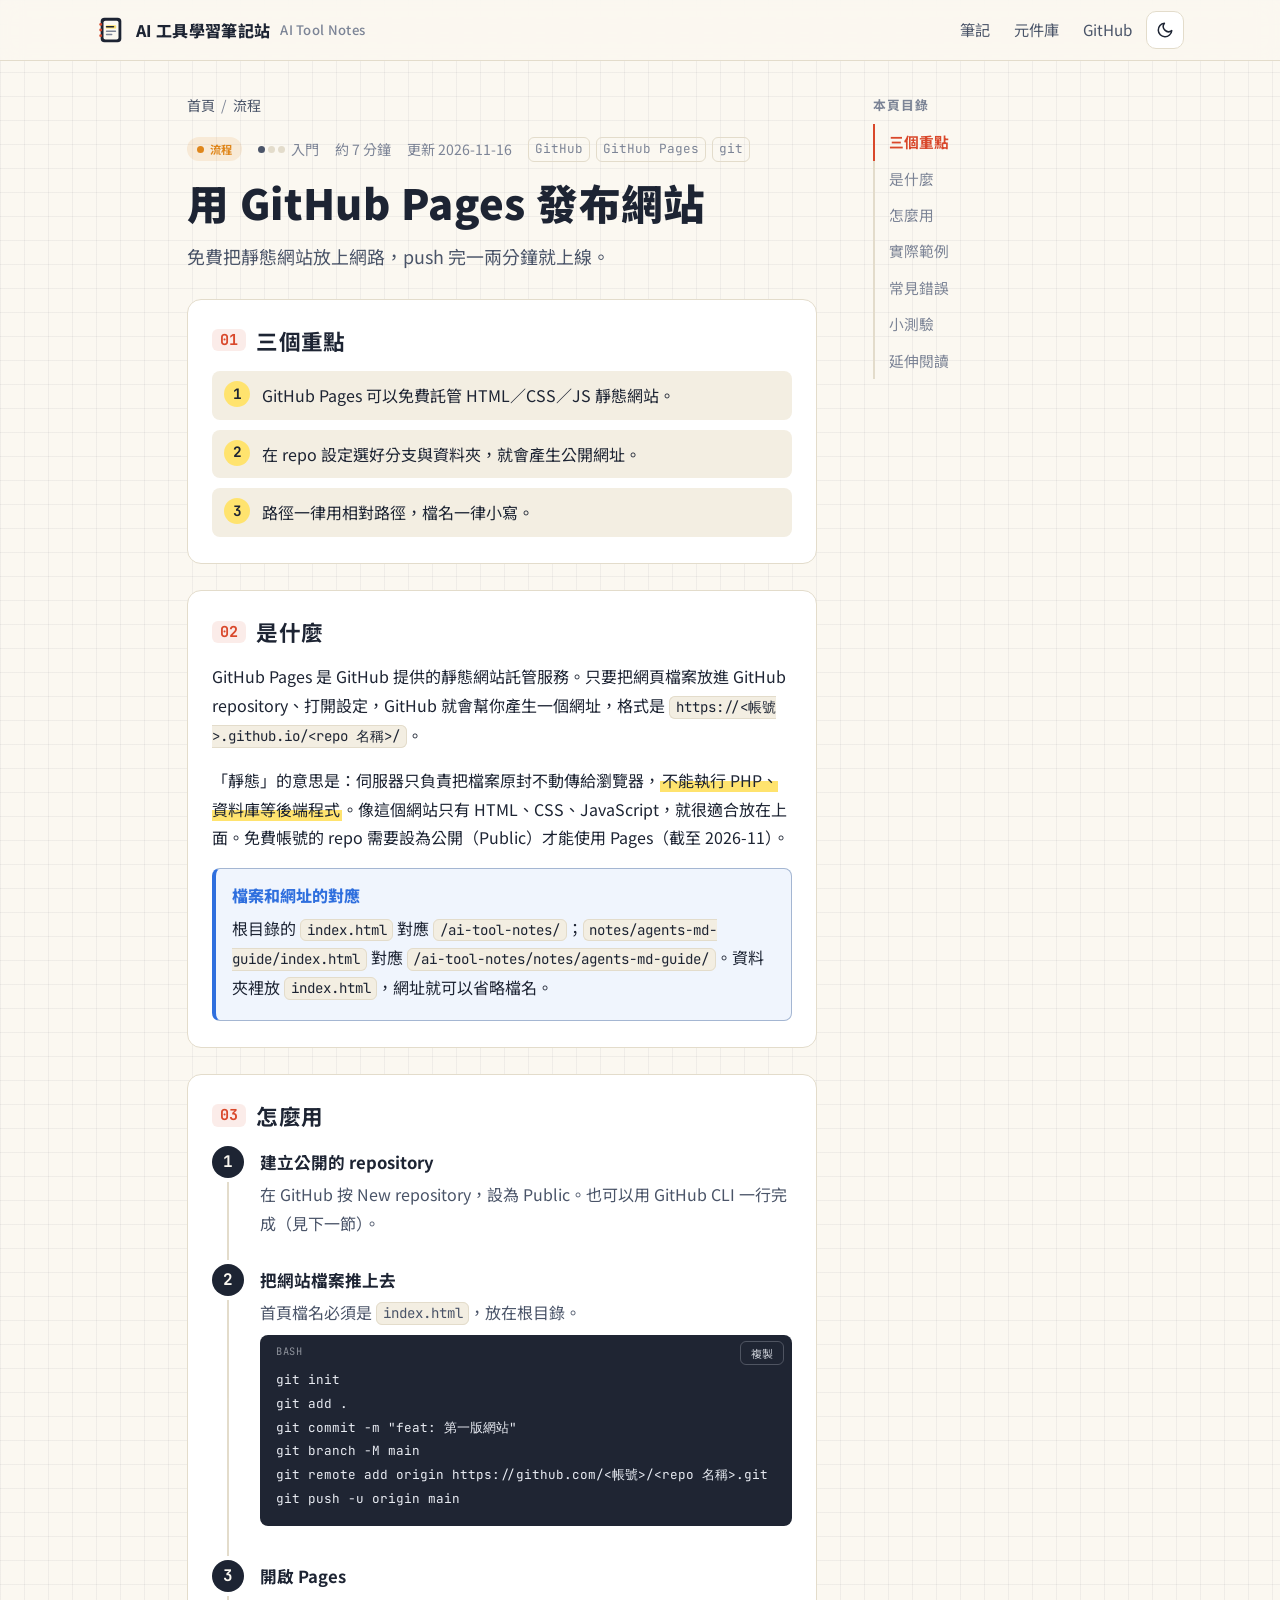
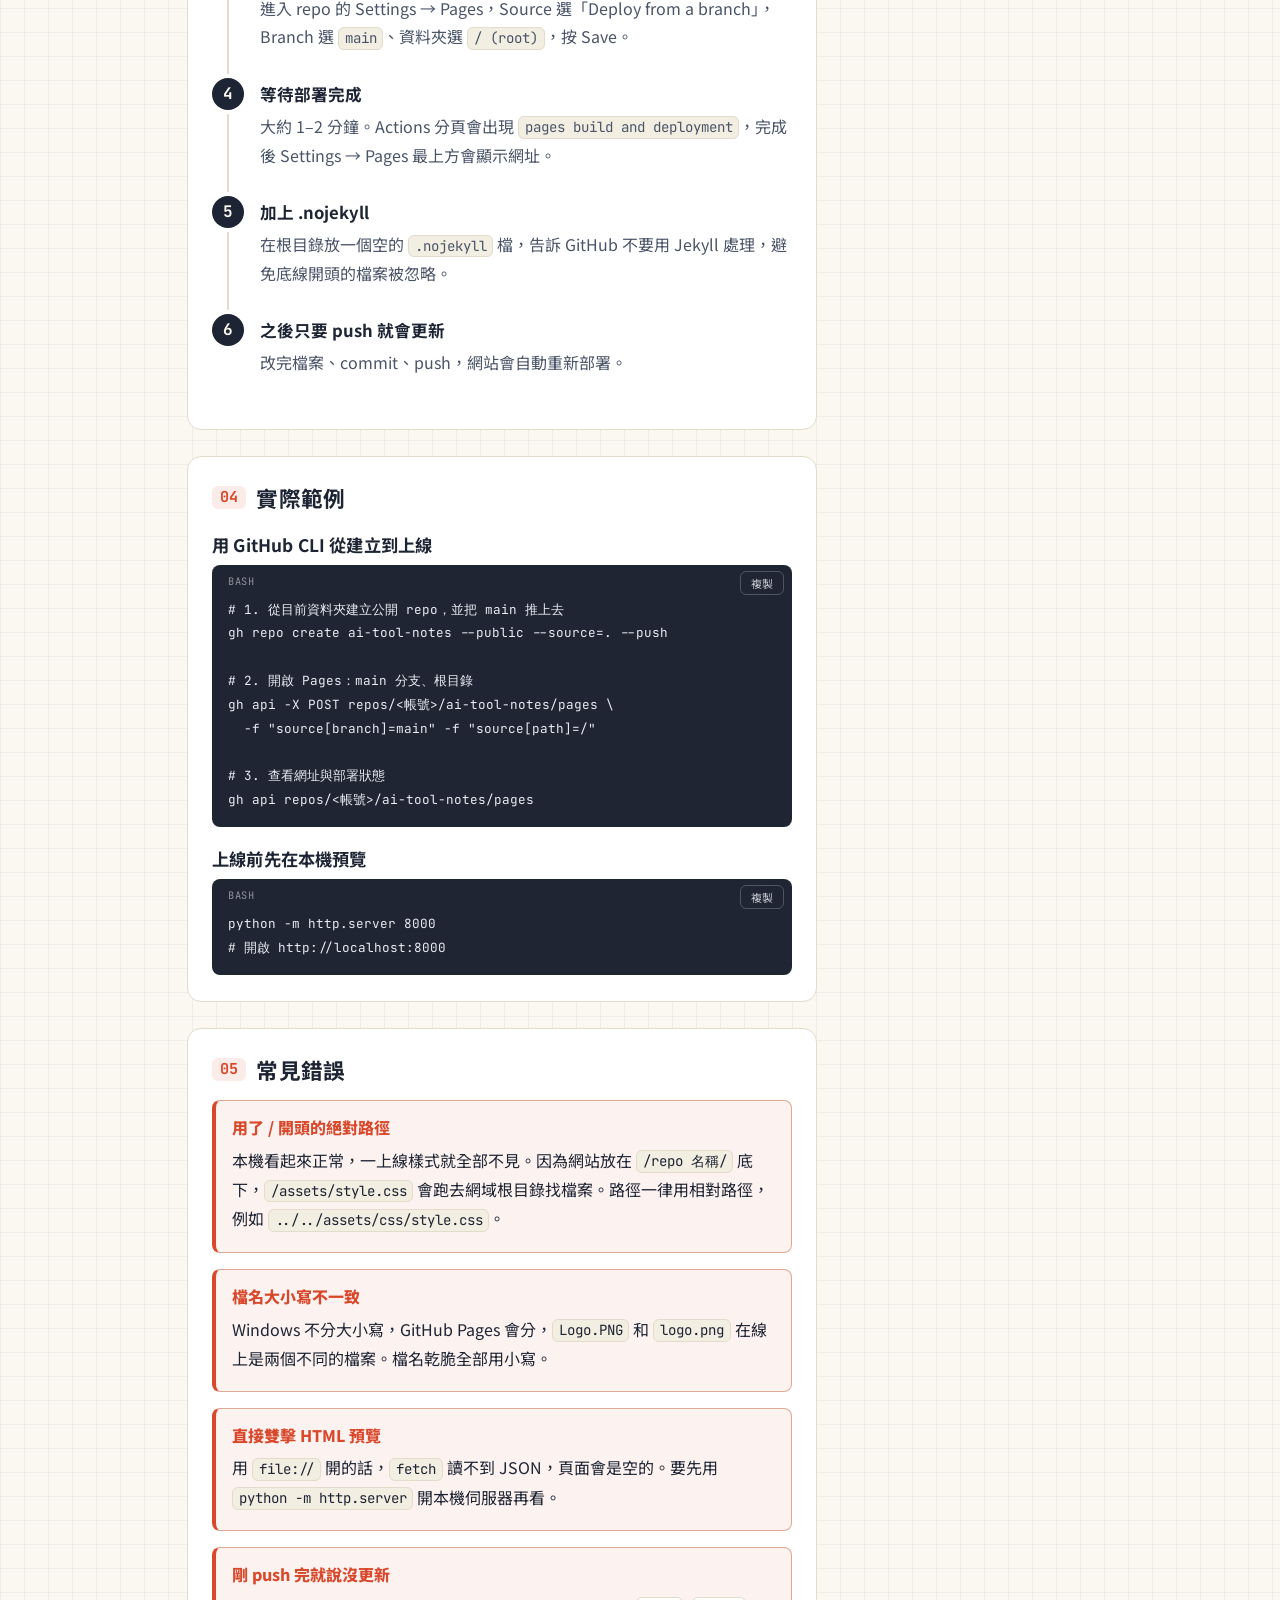
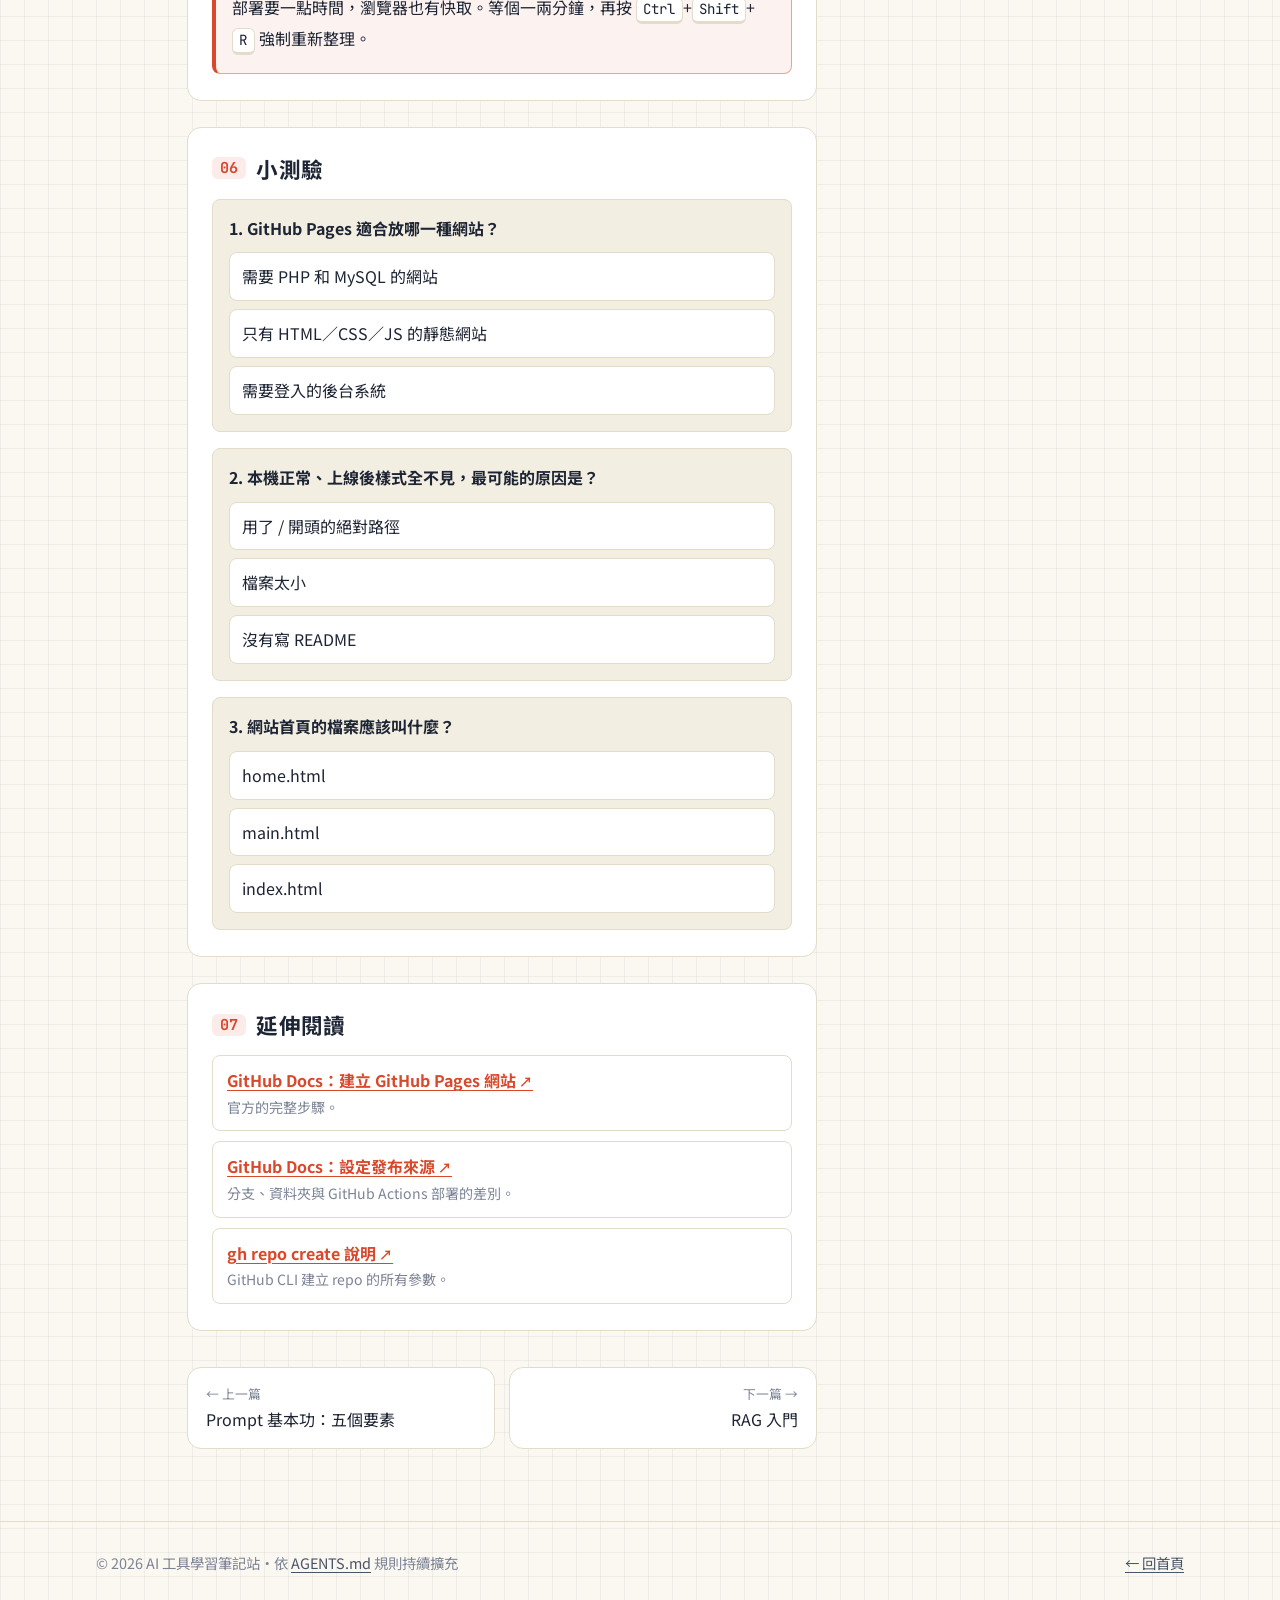
<file: notes/github-pages-deploy/index.html>
<!doctype html>
<html lang="zh-Hant-TW">
<head>
  <meta charset="utf-8">
  <meta name="viewport" content="width=device-width, initial-scale=1">
  <title>用 GitHub Pages 發布網站｜AI 工具學習筆記站</title>
  <meta name="description" content="免費把靜態網站放上網路，push 完一兩分鐘就上線。">
  <link rel="icon" href="../../assets/img/favicon.svg" type="image/svg+xml">
  <link rel="preconnect" href="https://fonts.googleapis.com">
  <link rel="preconnect" href="https://fonts.gstatic.com" crossorigin>
  <link rel="stylesheet" href="https://fonts.googleapis.com/css2?family=JetBrains+Mono:wght@400;700&family=Noto+Sans+TC:wght@400;500;700;900&display=swap">
  <link rel="stylesheet" href="../../assets/css/style.css">
  <script src="../../assets/js/theme.js"></script>
</head>
<body data-page="note" data-root="../../" data-slug="github-pages-deploy">
  <div class="progress" id="progress" aria-hidden="true"></div>

  <header class="site-header">
    <div class="container site-header__inner">
      <a class="brand" href="../../index.html">
        <img src="../../assets/img/favicon.svg" alt="" width="30" height="30">
        AI 工具學習筆記站<span class="brand__sub">AI Tool Notes</span>
      </a>
      <nav class="site-nav" aria-label="主選單">
        <a class="site-nav__wide" href="../../index.html#notes">筆記</a>
        <a href="../../components.html">元件庫</a>
        <a class="site-nav__wide" href="https://github.com/ChrrrrrisHao/ai-tool-notes" target="_blank" rel="noopener">GitHub</a>
        <button class="theme-toggle" type="button" data-theme-toggle aria-label="切換深淺色">
          <svg class="icon-moon" viewBox="0 0 24 24" fill="none" stroke="currentColor" stroke-width="2" stroke-linecap="round" stroke-linejoin="round" aria-hidden="true"><path d="M21 12.8A9 9 0 1 1 11.2 3a7 7 0 0 0 9.8 9.8z"/></svg>
          <svg class="icon-sun" viewBox="0 0 24 24" fill="none" stroke="currentColor" stroke-width="2" stroke-linecap="round" aria-hidden="true"><circle cx="12" cy="12" r="4"/><path d="M12 2v2M12 20v2M4.9 4.9l1.4 1.4M17.7 17.7l1.4 1.4M2 12h2M20 12h2M4.9 19.1l1.4-1.4M17.7 6.3l1.4-1.4"/></svg>
        </button>
      </nav>
    </div>
  </header>

  <main class="container note-layout">
    <div class="note-main">
      <nav class="breadcrumb" aria-label="麵包屑">
        <a href="../../index.html">首頁</a><span aria-hidden="true">/</span><a id="crumb-cat" href="../../index.html">筆記</a>
      </nav>

      <header class="note-header">
        <div class="note-meta" id="note-meta"></div>
        <h1>用 GitHub Pages 發布網站</h1>
        <p class="note-header__summary">免費把靜態網站放上網路，push 完一兩分鐘就上線。</p>
      </header>

      <article class="note-body">
        <section class="note-section" id="tldr">
          <h2>三個重點</h2>
          <ul class="keypoints">
            <li>GitHub Pages 可以免費託管 HTML／CSS／JS 靜態網站。</li>
            <li>在 repo 設定選好分支與資料夾，就會產生公開網址。</li>
            <li>路徑一律用相對路徑，檔名一律小寫。</li>
          </ul>
        </section>

        <section class="note-section" id="what">
          <h2>是什麼</h2>
          <p>GitHub Pages 是 GitHub 提供的靜態網站託管服務。只要把網頁檔案放進 GitHub repository、打開設定，GitHub 就會幫你產生一個網址，格式是 <code>https://&lt;帳號&gt;.github.io/&lt;repo 名稱&gt;/</code>。</p>
          <p>「靜態」的意思是：伺服器只負責把檔案原封不動傳給瀏覽器，<mark>不能執行 PHP、資料庫等後端程式</mark>。像這個網站只有 HTML、CSS、JavaScript，就很適合放在上面。免費帳號的 repo 需要設為公開（Public）才能使用 Pages（截至 2026-11）。</p>
          <aside class="callout callout--note">
            <p class="callout__title">檔案和網址的對應</p>
            <p>根目錄的 <code>index.html</code> 對應 <code>/ai-tool-notes/</code>；<code>notes/agents-md-guide/index.html</code> 對應 <code>/ai-tool-notes/notes/agents-md-guide/</code>。資料夾裡放 <code>index.html</code>，網址就可以省略檔名。</p>
          </aside>
        </section>

        <section class="note-section" id="how">
          <h2>怎麼用</h2>
          <ol class="steps">
            <li>
              <strong>建立公開的 repository</strong>
              <p>在 GitHub 按 New repository，設為 Public。也可以用 GitHub CLI 一行完成（見下一節）。</p>
            </li>
            <li>
              <strong>把網站檔案推上去</strong>
              <p>首頁檔名必須是 <code>index.html</code>，放在根目錄。</p>
              <pre class="code" data-lang="bash"><code>git init
git add .
git commit -m "feat: 第一版網站"
git branch -M main
git remote add origin https://github.com/&lt;帳號&gt;/&lt;repo 名稱&gt;.git
git push -u origin main</code></pre>
            </li>
            <li>
              <strong>開啟 Pages</strong>
              <p>進入 repo 的 Settings → Pages，Source 選「Deploy from a branch」，Branch 選 <code>main</code>、資料夾選 <code>/ (root)</code>，按 Save。</p>
            </li>
            <li>
              <strong>等待部署完成</strong>
              <p>大約 1–2 分鐘。Actions 分頁會出現 <code>pages build and deployment</code>，完成後 Settings → Pages 最上方會顯示網址。</p>
            </li>
            <li>
              <strong>加上 .nojekyll</strong>
              <p>在根目錄放一個空的 <code>.nojekyll</code> 檔，告訴 GitHub 不要用 Jekyll 處理，避免底線開頭的檔案被忽略。</p>
            </li>
            <li>
              <strong>之後只要 push 就會更新</strong>
              <p>改完檔案、commit、push，網站會自動重新部署。</p>
            </li>
          </ol>
        </section>

        <section class="note-section" id="example">
          <h2>實際範例</h2>
          <h3>用 GitHub CLI 從建立到上線</h3>
          <pre class="code" data-lang="bash"><code># 1. 從目前資料夾建立公開 repo，並把 main 推上去
gh repo create ai-tool-notes --public --source=. --push

# 2. 開啟 Pages：main 分支、根目錄
gh api -X POST repos/&lt;帳號&gt;/ai-tool-notes/pages \
  -f "source[branch]=main" -f "source[path]=/"

# 3. 查看網址與部署狀態
gh api repos/&lt;帳號&gt;/ai-tool-notes/pages</code></pre>
          <h3>上線前先在本機預覽</h3>
          <pre class="code" data-lang="bash"><code>python -m http.server 8000
# 開啟 http://localhost:8000</code></pre>
        </section>

        <section class="note-section" id="pitfalls">
          <h2>常見錯誤</h2>
          <aside class="callout callout--warn">
            <p class="callout__title">用了 / 開頭的絕對路徑</p>
            <p>本機看起來正常，一上線樣式就全部不見。因為網站放在 <code>/repo 名稱/</code> 底下，<code>/assets/style.css</code> 會跑去網域根目錄找檔案。路徑一律用相對路徑，例如 <code>../../assets/css/style.css</code>。</p>
          </aside>
          <aside class="callout callout--warn">
            <p class="callout__title">檔名大小寫不一致</p>
            <p>Windows 不分大小寫，GitHub Pages 會分，<code>Logo.PNG</code> 和 <code>logo.png</code> 在線上是兩個不同的檔案。檔名乾脆全部用小寫。</p>
          </aside>
          <aside class="callout callout--warn">
            <p class="callout__title">直接雙擊 HTML 預覽</p>
            <p>用 <code>file://</code> 開的話，<code>fetch</code> 讀不到 JSON，頁面會是空的。要先用 <code>python -m http.server</code> 開本機伺服器再看。</p>
          </aside>
          <aside class="callout callout--warn">
            <p class="callout__title">剛 push 完就說沒更新</p>
            <p>部署要一點時間，瀏覽器也有快取。等個一兩分鐘，再按 <kbd>Ctrl</kbd>+<kbd>Shift</kbd>+<kbd>R</kbd> 強制重新整理。</p>
          </aside>
        </section>

        <section class="note-section" id="quiz">
          <h2>小測驗</h2>
          <div class="quiz" data-answer="b">
            <p class="quiz__q">1. GitHub Pages 適合放哪一種網站？</p>
            <ol class="quiz__options">
              <li><button type="button" data-option="a">需要 PHP 和 MySQL 的網站</button></li>
              <li><button type="button" data-option="b">只有 HTML／CSS／JS 的靜態網站</button></li>
              <li><button type="button" data-option="c">需要登入的後台系統</button></li>
            </ol>
            <p class="quiz__explain">解析：GitHub Pages 只傳送檔案，不能執行後端程式。</p>
          </div>
          <div class="quiz" data-answer="a">
            <p class="quiz__q">2. 本機正常、上線後樣式全不見，最可能的原因是？</p>
            <ol class="quiz__options">
              <li><button type="button" data-option="a">用了 / 開頭的絕對路徑</button></li>
              <li><button type="button" data-option="b">檔案太小</button></li>
              <li><button type="button" data-option="c">沒有寫 README</button></li>
            </ol>
            <p class="quiz__explain">解析：網站在子路徑下，絕對路徑會指到網域根目錄，找不到檔案。</p>
          </div>
          <div class="quiz" data-answer="c">
            <p class="quiz__q">3. 網站首頁的檔案應該叫什麼？</p>
            <ol class="quiz__options">
              <li><button type="button" data-option="a">home.html</button></li>
              <li><button type="button" data-option="b">main.html</button></li>
              <li><button type="button" data-option="c">index.html</button></li>
            </ol>
            <p class="quiz__explain">解析：伺服器預設會找資料夾裡的 index.html 當首頁。</p>
          </div>
          <p class="quiz-score" id="quiz-score" aria-live="polite"></p>
        </section>

        <section class="note-section" id="refs">
          <h2>延伸閱讀</h2>
          <ul class="refs">
            <li><a href="https://docs.github.com/en/pages/getting-started-with-github-pages/creating-a-github-pages-site" target="_blank" rel="noopener">GitHub Docs：建立 GitHub Pages 網站</a><span>官方的完整步驟。</span></li>
            <li><a href="https://docs.github.com/en/pages/getting-started-with-github-pages/configuring-a-publishing-source-for-your-github-pages-site" target="_blank" rel="noopener">GitHub Docs：設定發布來源</a><span>分支、資料夾與 GitHub Actions 部署的差別。</span></li>
            <li><a href="https://cli.github.com/manual/gh_repo_create" target="_blank" rel="noopener">gh repo create 說明</a><span>GitHub CLI 建立 repo 的所有參數。</span></li>
          </ul>
        </section>
      </article>

      <nav class="pager" id="pager" aria-label="上一篇與下一篇"></nav>
    </div>

    <aside class="toc" aria-label="本頁目錄">
      <div class="toc__inner">
        <p class="toc__title">本頁目錄</p>
        <ol id="toc-list"></ol>
      </div>
    </aside>
  </main>

  <footer class="site-footer">
    <div class="container site-footer__inner">
      <span>© <span id="year">2026</span> AI 工具學習筆記站・依 <a href="https://github.com/ChrrrrrisHao/ai-tool-notes/blob/main/AGENTS.md" target="_blank" rel="noopener">AGENTS.md</a> 規則持續擴充</span>
      <a href="../../index.html">← 回首頁</a>
    </div>
  </footer>

  <script src="../../assets/js/main.js" defer></script>
</body>
</html>
</file>
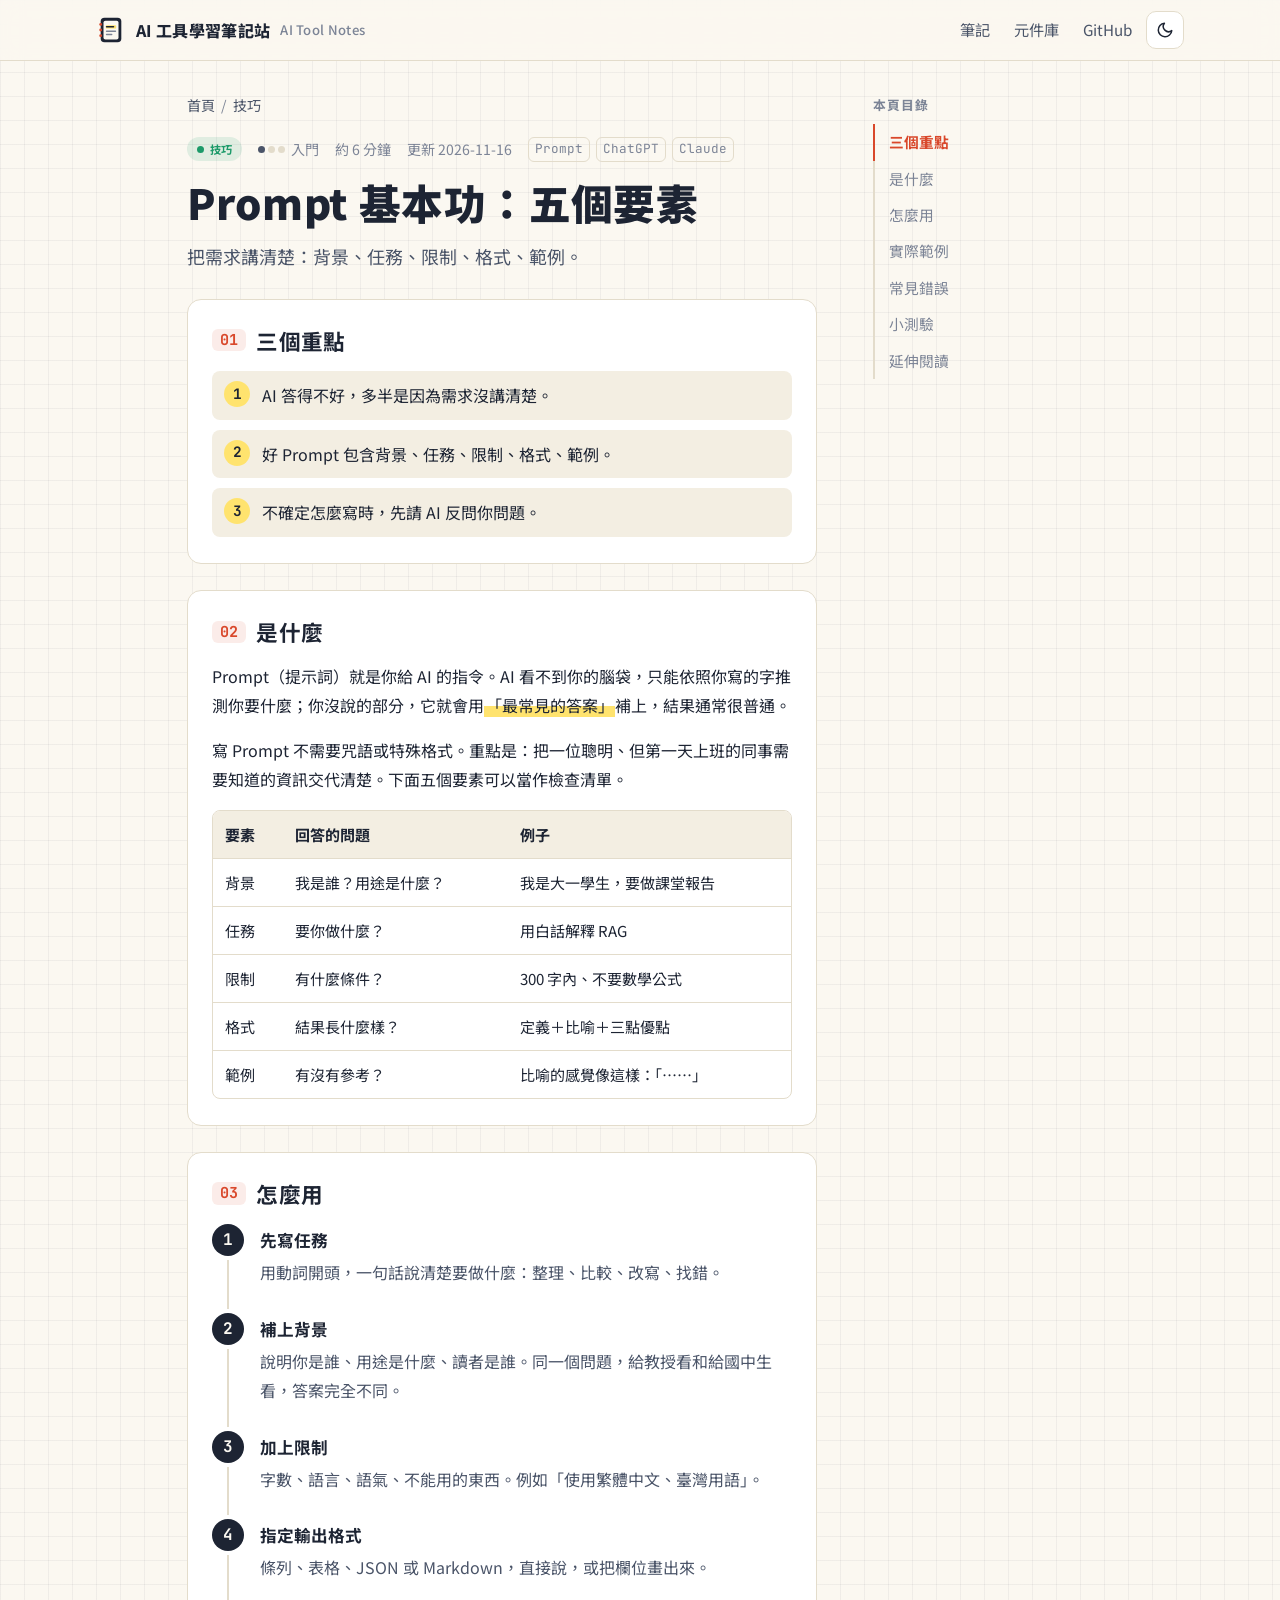
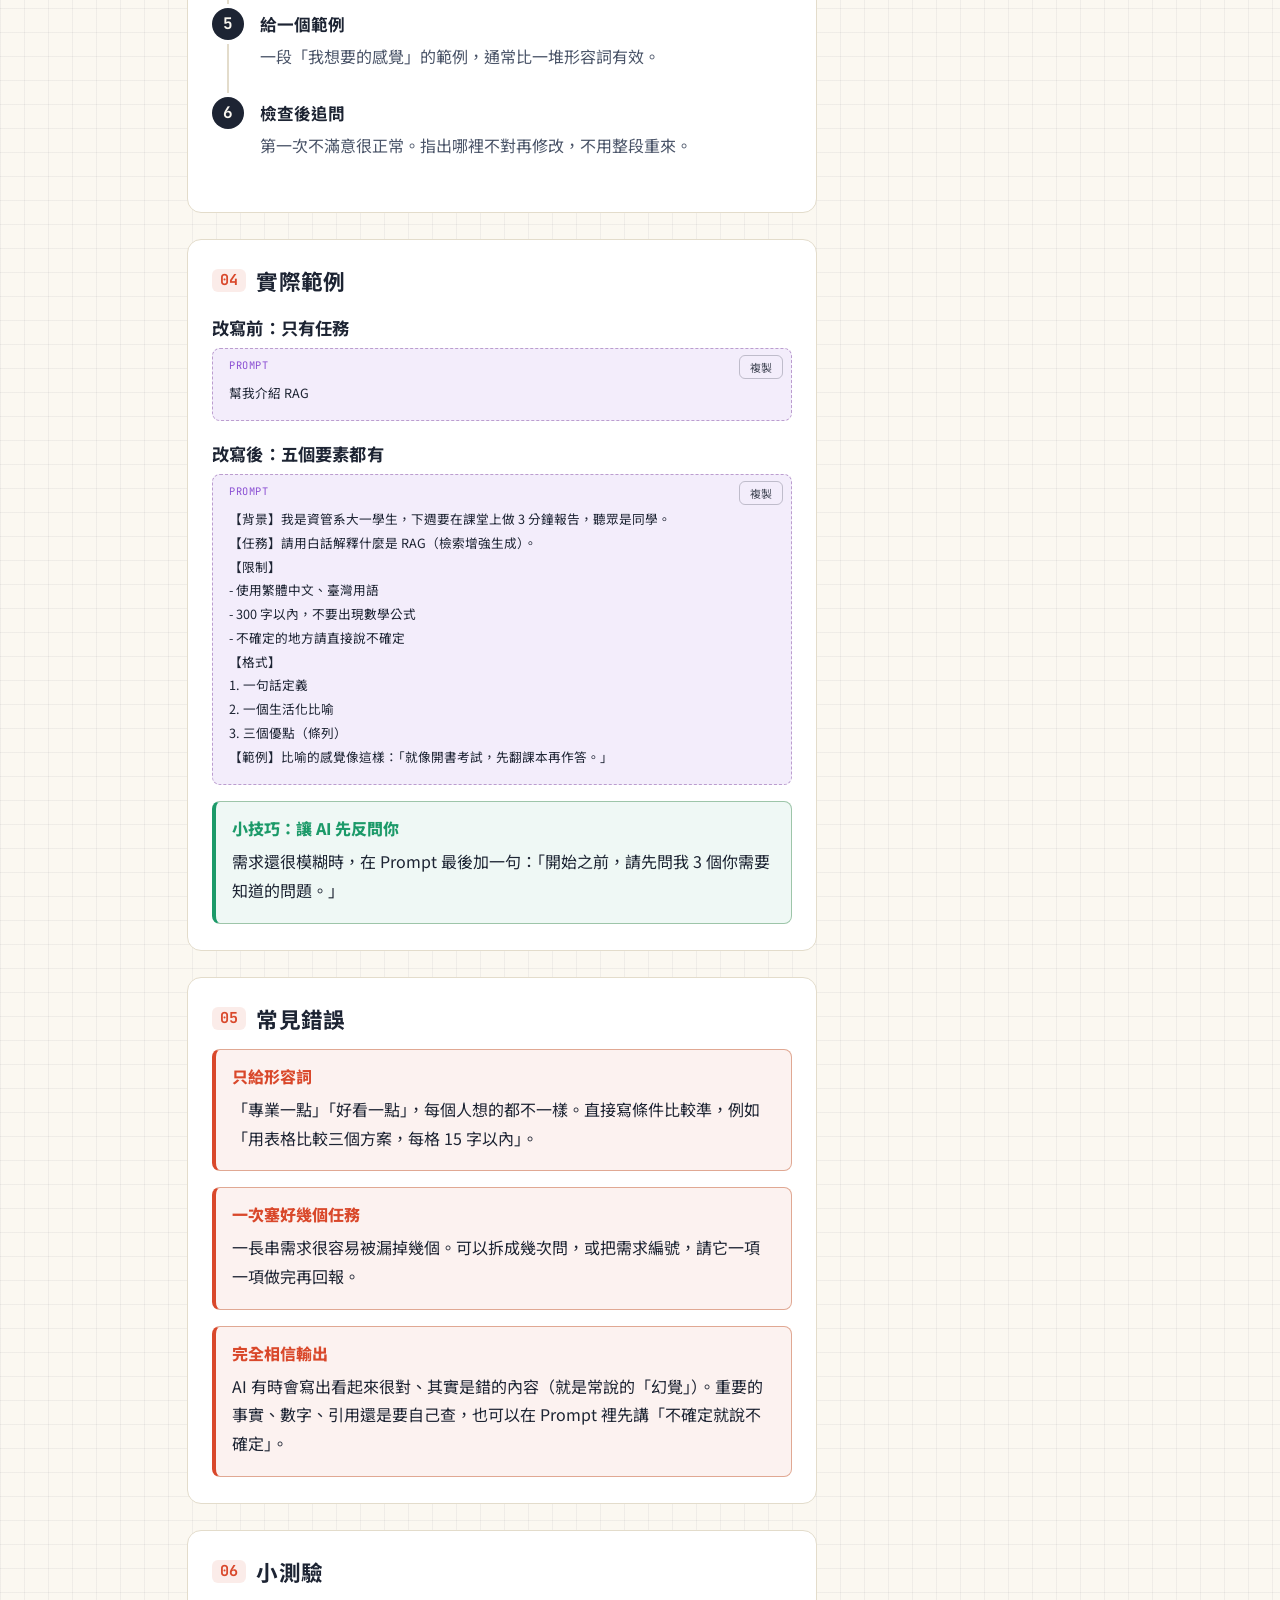
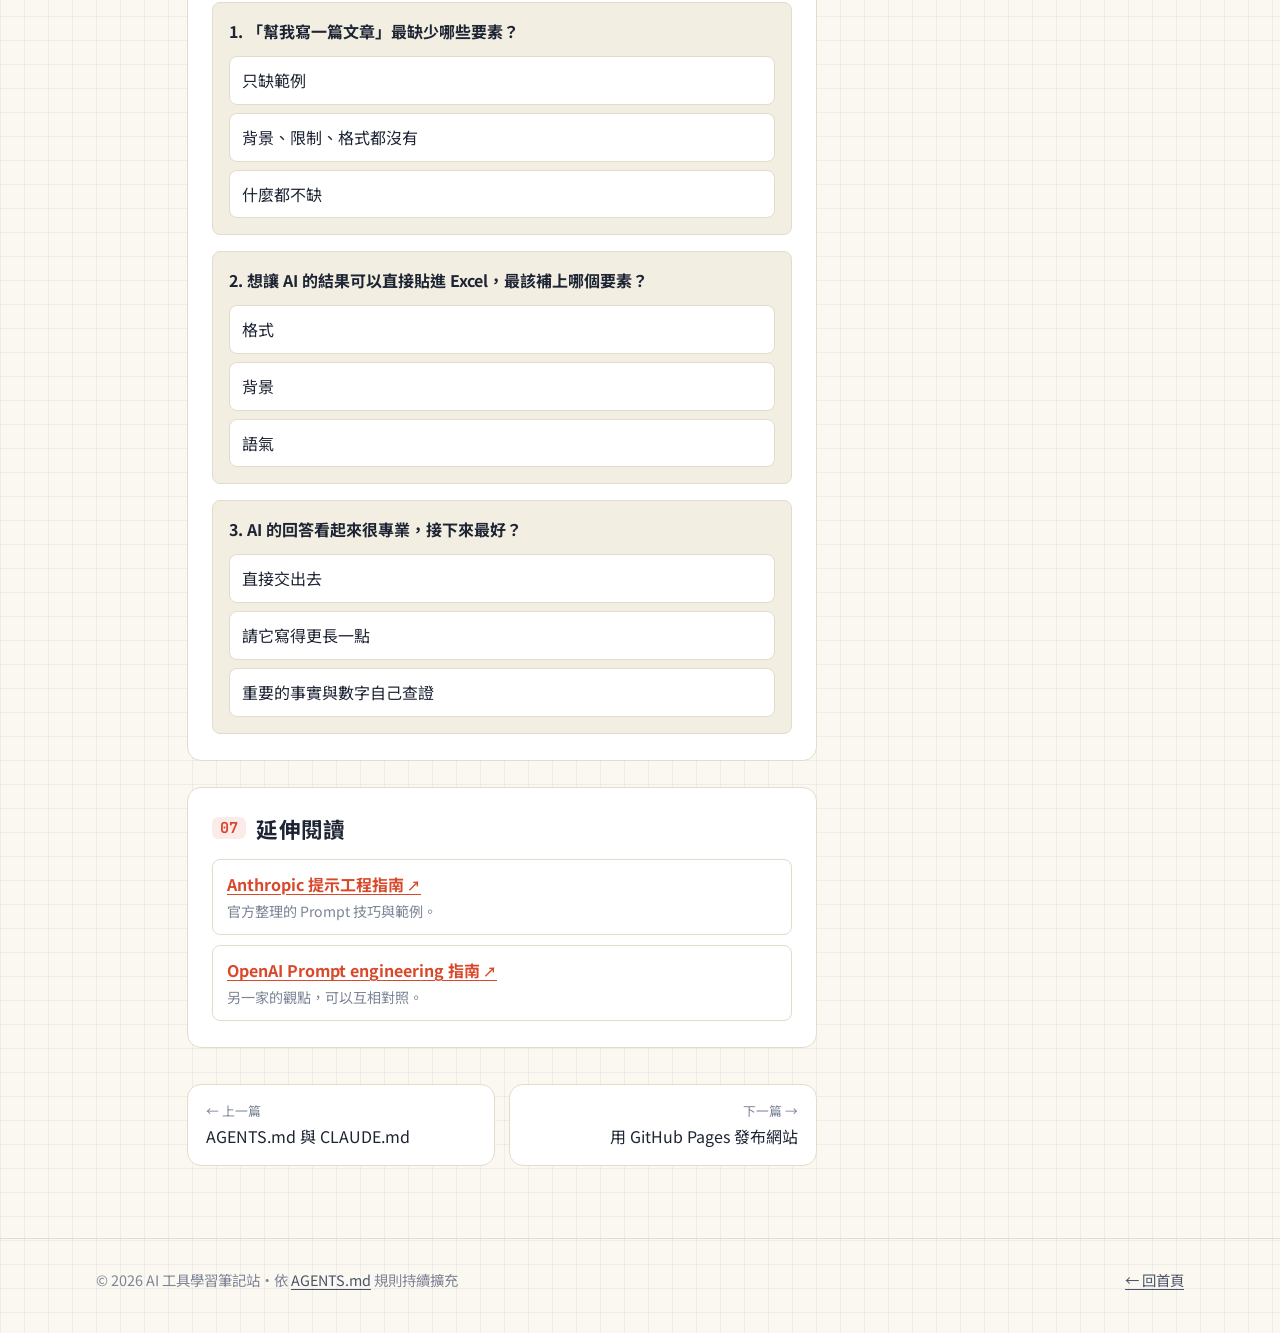
<file: notes/prompt-basics/index.html>
<!doctype html>
<html lang="zh-Hant-TW">
<head>
  <meta charset="utf-8">
  <meta name="viewport" content="width=device-width, initial-scale=1">
  <title>Prompt 基本功：五個要素｜AI 工具學習筆記站</title>
  <meta name="description" content="把需求講清楚：背景、任務、限制、格式、範例。">
  <link rel="icon" href="../../assets/img/favicon.svg" type="image/svg+xml">
  <link rel="preconnect" href="https://fonts.googleapis.com">
  <link rel="preconnect" href="https://fonts.gstatic.com" crossorigin>
  <link rel="stylesheet" href="https://fonts.googleapis.com/css2?family=JetBrains+Mono:wght@400;700&family=Noto+Sans+TC:wght@400;500;700;900&display=swap">
  <link rel="stylesheet" href="../../assets/css/style.css">
  <script src="../../assets/js/theme.js"></script>
</head>
<body data-page="note" data-root="../../" data-slug="prompt-basics">
  <div class="progress" id="progress" aria-hidden="true"></div>

  <header class="site-header">
    <div class="container site-header__inner">
      <a class="brand" href="../../index.html">
        <img src="../../assets/img/favicon.svg" alt="" width="30" height="30">
        AI 工具學習筆記站<span class="brand__sub">AI Tool Notes</span>
      </a>
      <nav class="site-nav" aria-label="主選單">
        <a class="site-nav__wide" href="../../index.html#notes">筆記</a>
        <a href="../../components.html">元件庫</a>
        <a class="site-nav__wide" href="https://github.com/ChrrrrrisHao/ai-tool-notes" target="_blank" rel="noopener">GitHub</a>
        <button class="theme-toggle" type="button" data-theme-toggle aria-label="切換深淺色">
          <svg class="icon-moon" viewBox="0 0 24 24" fill="none" stroke="currentColor" stroke-width="2" stroke-linecap="round" stroke-linejoin="round" aria-hidden="true"><path d="M21 12.8A9 9 0 1 1 11.2 3a7 7 0 0 0 9.8 9.8z"/></svg>
          <svg class="icon-sun" viewBox="0 0 24 24" fill="none" stroke="currentColor" stroke-width="2" stroke-linecap="round" aria-hidden="true"><circle cx="12" cy="12" r="4"/><path d="M12 2v2M12 20v2M4.9 4.9l1.4 1.4M17.7 17.7l1.4 1.4M2 12h2M20 12h2M4.9 19.1l1.4-1.4M17.7 6.3l1.4-1.4"/></svg>
        </button>
      </nav>
    </div>
  </header>

  <main class="container note-layout">
    <div class="note-main">
      <nav class="breadcrumb" aria-label="麵包屑">
        <a href="../../index.html">首頁</a><span aria-hidden="true">/</span><a id="crumb-cat" href="../../index.html">筆記</a>
      </nav>

      <header class="note-header">
        <div class="note-meta" id="note-meta"></div>
        <h1>Prompt 基本功：五個要素</h1>
        <p class="note-header__summary">把需求講清楚：背景、任務、限制、格式、範例。</p>
      </header>

      <article class="note-body">
        <section class="note-section" id="tldr">
          <h2>三個重點</h2>
          <ul class="keypoints">
            <li>AI 答得不好，多半是因為需求沒講清楚。</li>
            <li>好 Prompt 包含背景、任務、限制、格式、範例。</li>
            <li>不確定怎麼寫時，先請 AI 反問你問題。</li>
          </ul>
        </section>

        <section class="note-section" id="what">
          <h2>是什麼</h2>
          <p>Prompt（提示詞）就是你給 AI 的指令。AI 看不到你的腦袋，只能依照你寫的字推測你要什麼；你沒說的部分，它就會用<mark>「最常見的答案」</mark>補上，結果通常很普通。</p>
          <p>寫 Prompt 不需要咒語或特殊格式。重點是：把一位聰明、但第一天上班的同事需要知道的資訊交代清楚。下面五個要素可以當作檢查清單。</p>
          <div class="table-wrap">
            <table class="table">
              <thead><tr><th>要素</th><th>回答的問題</th><th>例子</th></tr></thead>
              <tbody>
                <tr><td>背景</td><td>我是誰？用途是什麼？</td><td>我是大一學生，要做課堂報告</td></tr>
                <tr><td>任務</td><td>要你做什麼？</td><td>用白話解釋 RAG</td></tr>
                <tr><td>限制</td><td>有什麼條件？</td><td>300 字內、不要數學公式</td></tr>
                <tr><td>格式</td><td>結果長什麼樣？</td><td>定義＋比喻＋三點優點</td></tr>
                <tr><td>範例</td><td>有沒有參考？</td><td>比喻的感覺像這樣：「……」</td></tr>
              </tbody>
            </table>
          </div>
        </section>

        <section class="note-section" id="how">
          <h2>怎麼用</h2>
          <ol class="steps">
            <li><strong>先寫任務</strong><p>用動詞開頭，一句話說清楚要做什麼：整理、比較、改寫、找錯。</p></li>
            <li><strong>補上背景</strong><p>說明你是誰、用途是什麼、讀者是誰。同一個問題，給教授看和給國中生看，答案完全不同。</p></li>
            <li><strong>加上限制</strong><p>字數、語言、語氣、不能用的東西。例如「使用繁體中文、臺灣用語」。</p></li>
            <li><strong>指定輸出格式</strong><p>條列、表格、JSON 或 Markdown，直接說，或把欄位畫出來。</p></li>
            <li><strong>給一個範例</strong><p>一段「我想要的感覺」的範例，通常比一堆形容詞有效。</p></li>
            <li><strong>檢查後追問</strong><p>第一次不滿意很正常。指出哪裡不對再修改，不用整段重來。</p></li>
          </ol>
        </section>

        <section class="note-section" id="example">
          <h2>實際範例</h2>
          <h3>改寫前：只有任務</h3>
          <pre class="code code--prompt" data-lang="Prompt"><code>幫我介紹 RAG</code></pre>
          <h3>改寫後：五個要素都有</h3>
          <pre class="code code--prompt" data-lang="Prompt"><code>【背景】我是資管系大一學生，下週要在課堂上做 3 分鐘報告，聽眾是同學。
【任務】請用白話解釋什麼是 RAG（檢索增強生成）。
【限制】
- 使用繁體中文、臺灣用語
- 300 字以內，不要出現數學公式
- 不確定的地方請直接說不確定
【格式】
1. 一句話定義
2. 一個生活化比喻
3. 三個優點（條列）
【範例】比喻的感覺像這樣：「就像開書考試，先翻課本再作答。」</code></pre>
          <aside class="callout callout--tip">
            <p class="callout__title">小技巧：讓 AI 先反問你</p>
            <p>需求還很模糊時，在 Prompt 最後加一句：「開始之前，請先問我 3 個你需要知道的問題。」</p>
          </aside>
        </section>

        <section class="note-section" id="pitfalls">
          <h2>常見錯誤</h2>
          <aside class="callout callout--warn">
            <p class="callout__title">只給形容詞</p>
            <p>「專業一點」「好看一點」，每個人想的都不一樣。直接寫條件比較準，例如「用表格比較三個方案，每格 15 字以內」。</p>
          </aside>
          <aside class="callout callout--warn">
            <p class="callout__title">一次塞好幾個任務</p>
            <p>一長串需求很容易被漏掉幾個。可以拆成幾次問，或把需求編號，請它一項一項做完再回報。</p>
          </aside>
          <aside class="callout callout--warn">
            <p class="callout__title">完全相信輸出</p>
            <p>AI 有時會寫出看起來很對、其實是錯的內容（就是常說的「幻覺」）。重要的事實、數字、引用還是要自己查，也可以在 Prompt 裡先講「不確定就說不確定」。</p>
          </aside>
        </section>

        <section class="note-section" id="quiz">
          <h2>小測驗</h2>
          <div class="quiz" data-answer="b">
            <p class="quiz__q">1. 「幫我寫一篇文章」最缺少哪些要素？</p>
            <ol class="quiz__options">
              <li><button type="button" data-option="a">只缺範例</button></li>
              <li><button type="button" data-option="b">背景、限制、格式都沒有</button></li>
              <li><button type="button" data-option="c">什麼都不缺</button></li>
            </ol>
            <p class="quiz__explain">解析：它只有模糊的任務，不知道寫給誰、寫多長、寫成什麼樣子。</p>
          </div>
          <div class="quiz" data-answer="a">
            <p class="quiz__q">2. 想讓 AI 的結果可以直接貼進 Excel，最該補上哪個要素？</p>
            <ol class="quiz__options">
              <li><button type="button" data-option="a">格式</button></li>
              <li><button type="button" data-option="b">背景</button></li>
              <li><button type="button" data-option="c">語氣</button></li>
            </ol>
            <p class="quiz__explain">解析：指定「輸出成表格，欄位為……」，結果才能直接貼上使用。</p>
          </div>
          <div class="quiz" data-answer="c">
            <p class="quiz__q">3. AI 的回答看起來很專業，接下來最好？</p>
            <ol class="quiz__options">
              <li><button type="button" data-option="a">直接交出去</button></li>
              <li><button type="button" data-option="b">請它寫得更長一點</button></li>
              <li><button type="button" data-option="c">重要的事實與數字自己查證</button></li>
            </ol>
            <p class="quiz__explain">解析：看起來專業不等於正確，查證是使用 AI 的基本功。</p>
          </div>
          <p class="quiz-score" id="quiz-score" aria-live="polite"></p>
        </section>

        <section class="note-section" id="refs">
          <h2>延伸閱讀</h2>
          <ul class="refs">
            <li><a href="https://platform.claude.com/docs/en/build-with-claude/prompt-engineering/overview" target="_blank" rel="noopener">Anthropic 提示工程指南</a><span>官方整理的 Prompt 技巧與範例。</span></li>
            <li><a href="https://developers.openai.com/api/docs/guides/prompt-engineering" target="_blank" rel="noopener">OpenAI Prompt engineering 指南</a><span>另一家的觀點，可以互相對照。</span></li>
          </ul>
        </section>
      </article>

      <nav class="pager" id="pager" aria-label="上一篇與下一篇"></nav>
    </div>

    <aside class="toc" aria-label="本頁目錄">
      <div class="toc__inner">
        <p class="toc__title">本頁目錄</p>
        <ol id="toc-list"></ol>
      </div>
    </aside>
  </main>

  <footer class="site-footer">
    <div class="container site-footer__inner">
      <span>© <span id="year">2026</span> AI 工具學習筆記站・依 <a href="https://github.com/ChrrrrrisHao/ai-tool-notes/blob/main/AGENTS.md" target="_blank" rel="noopener">AGENTS.md</a> 規則持續擴充</span>
      <a href="../../index.html">← 回首頁</a>
    </div>
  </footer>

  <script src="../../assets/js/main.js" defer></script>
</body>
</html>
</file>
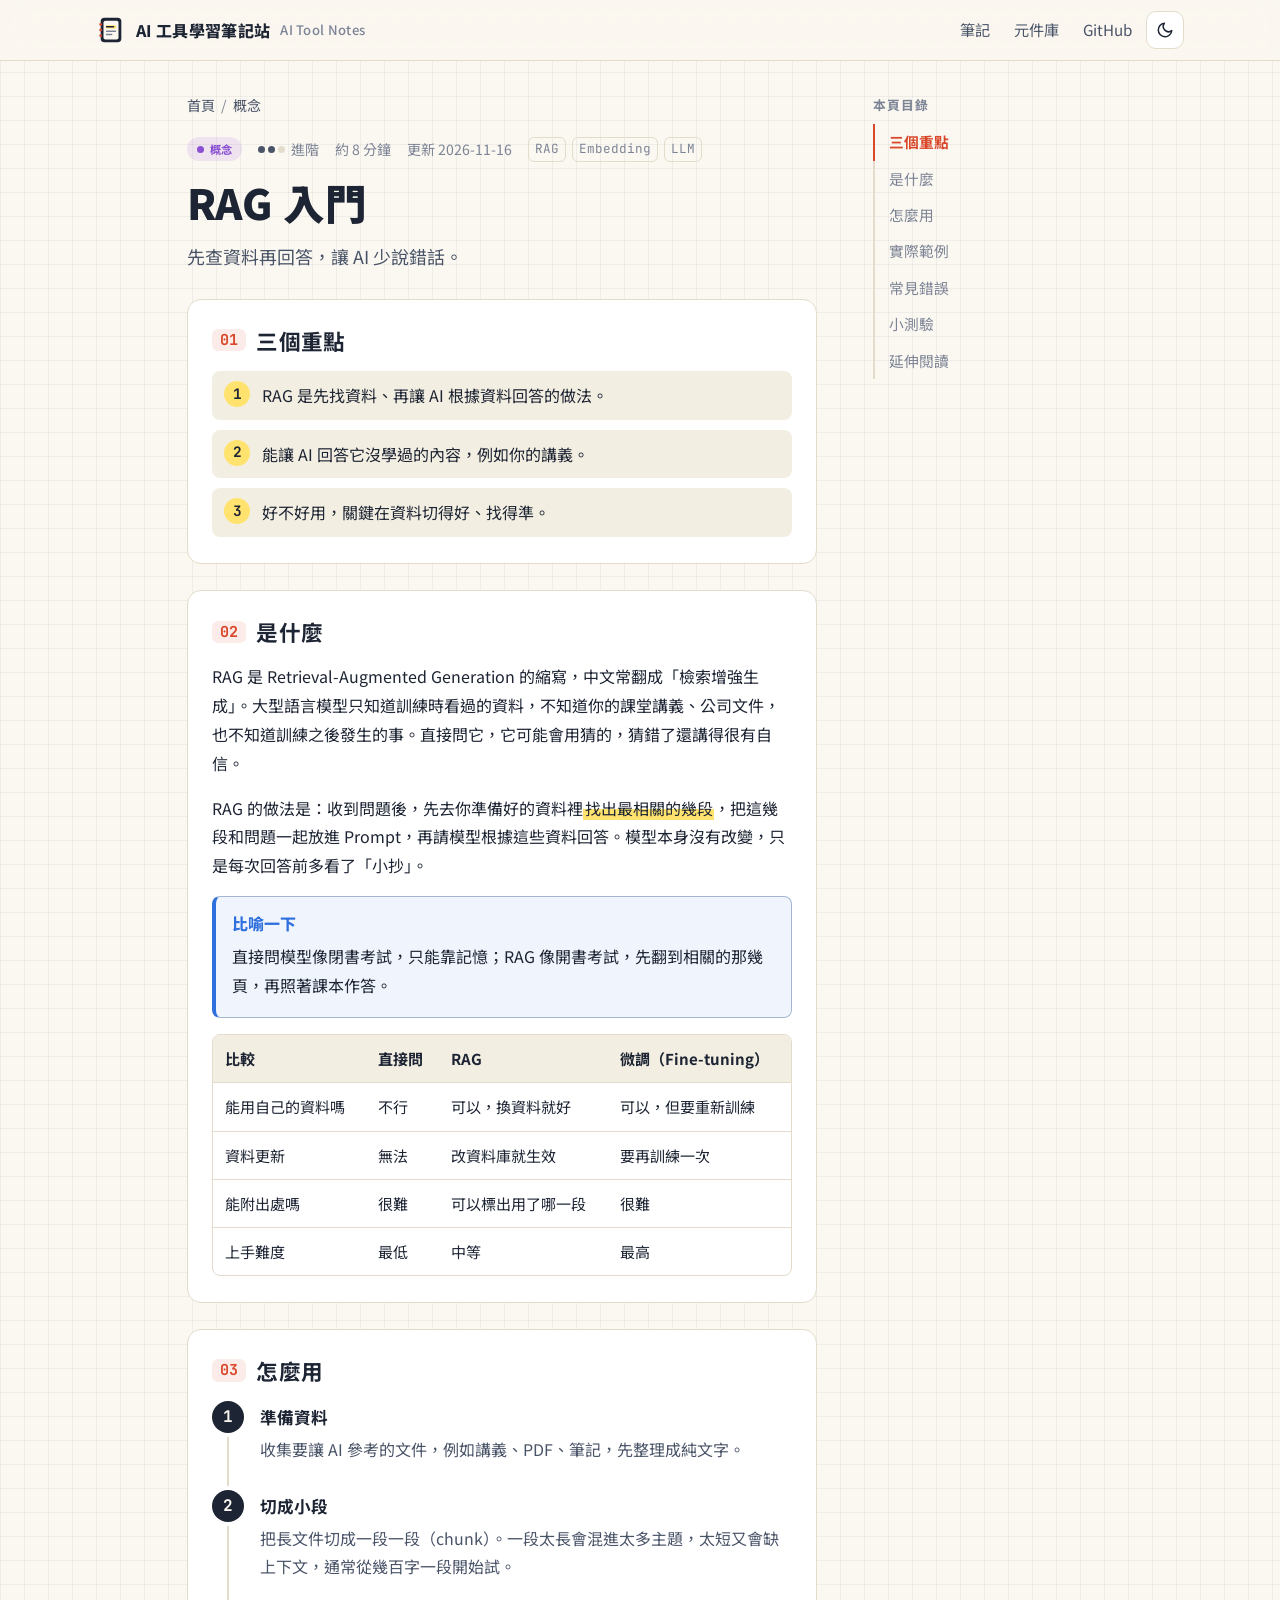
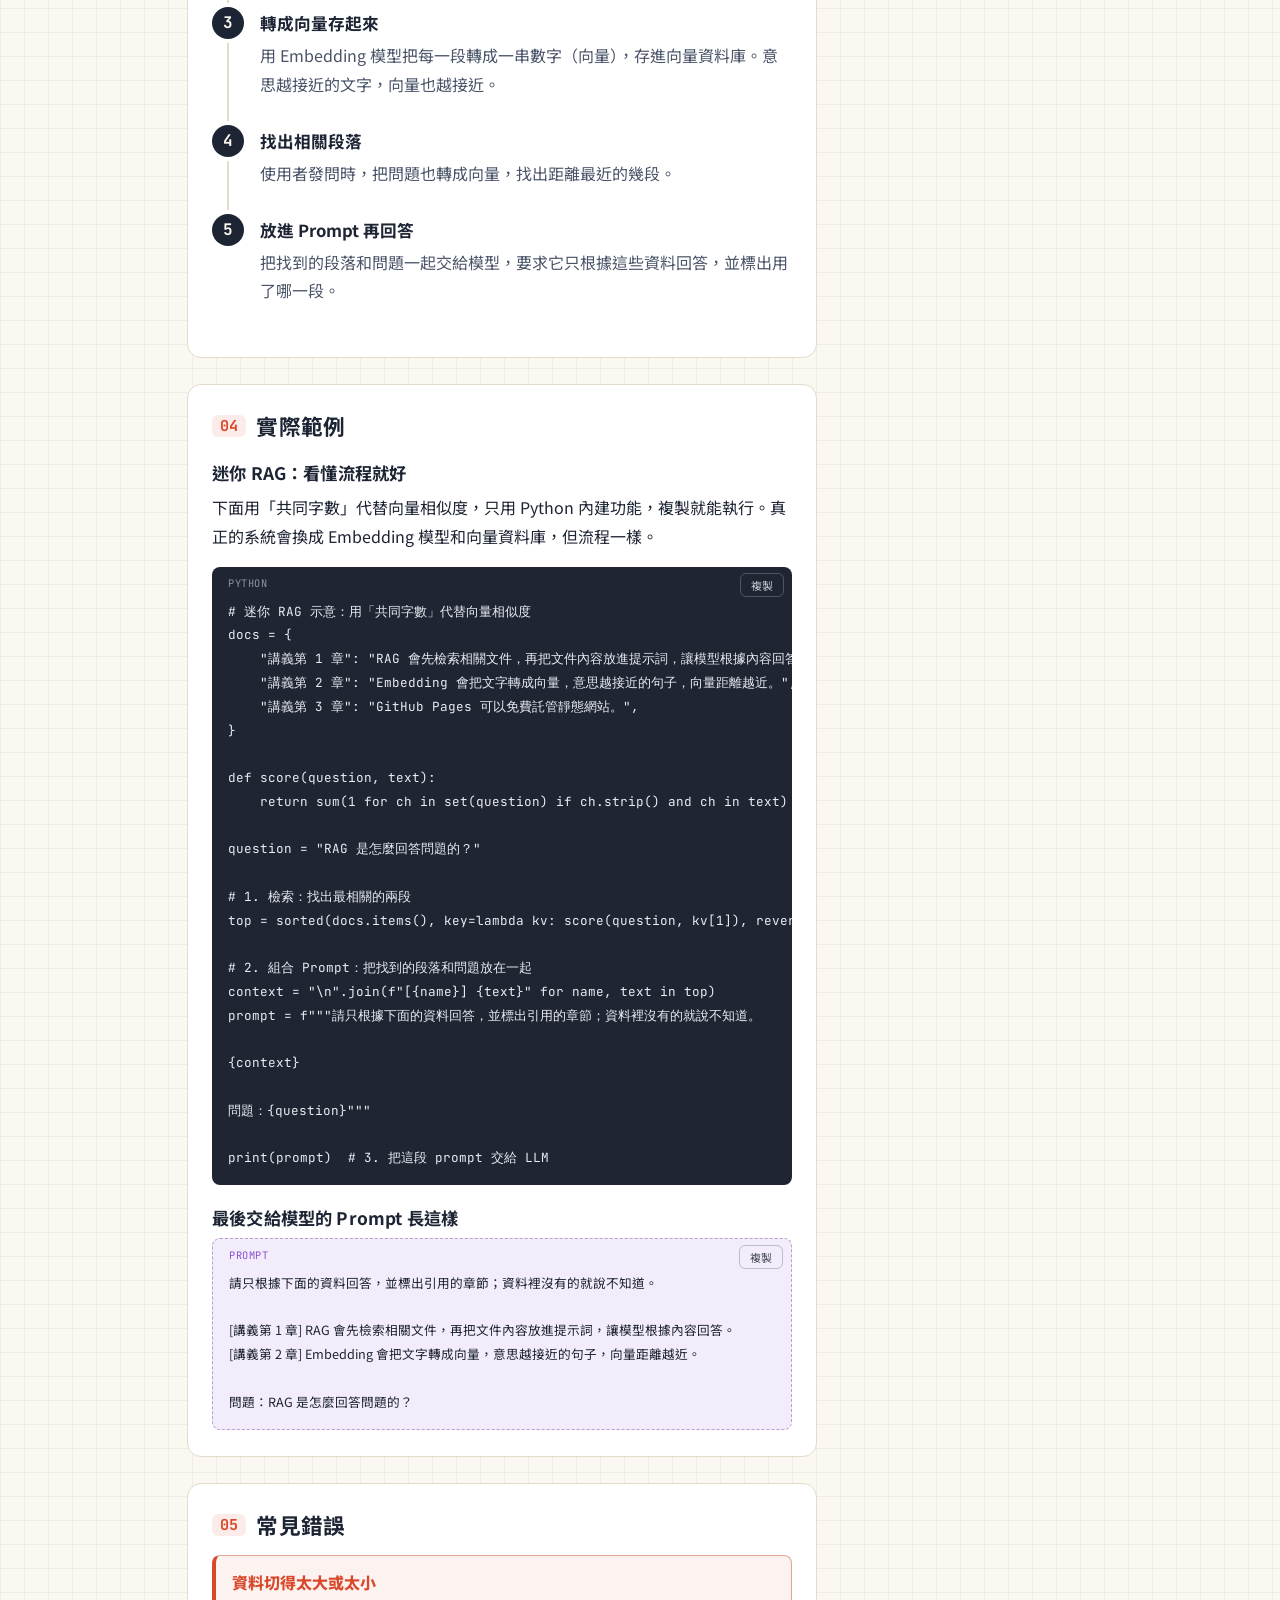
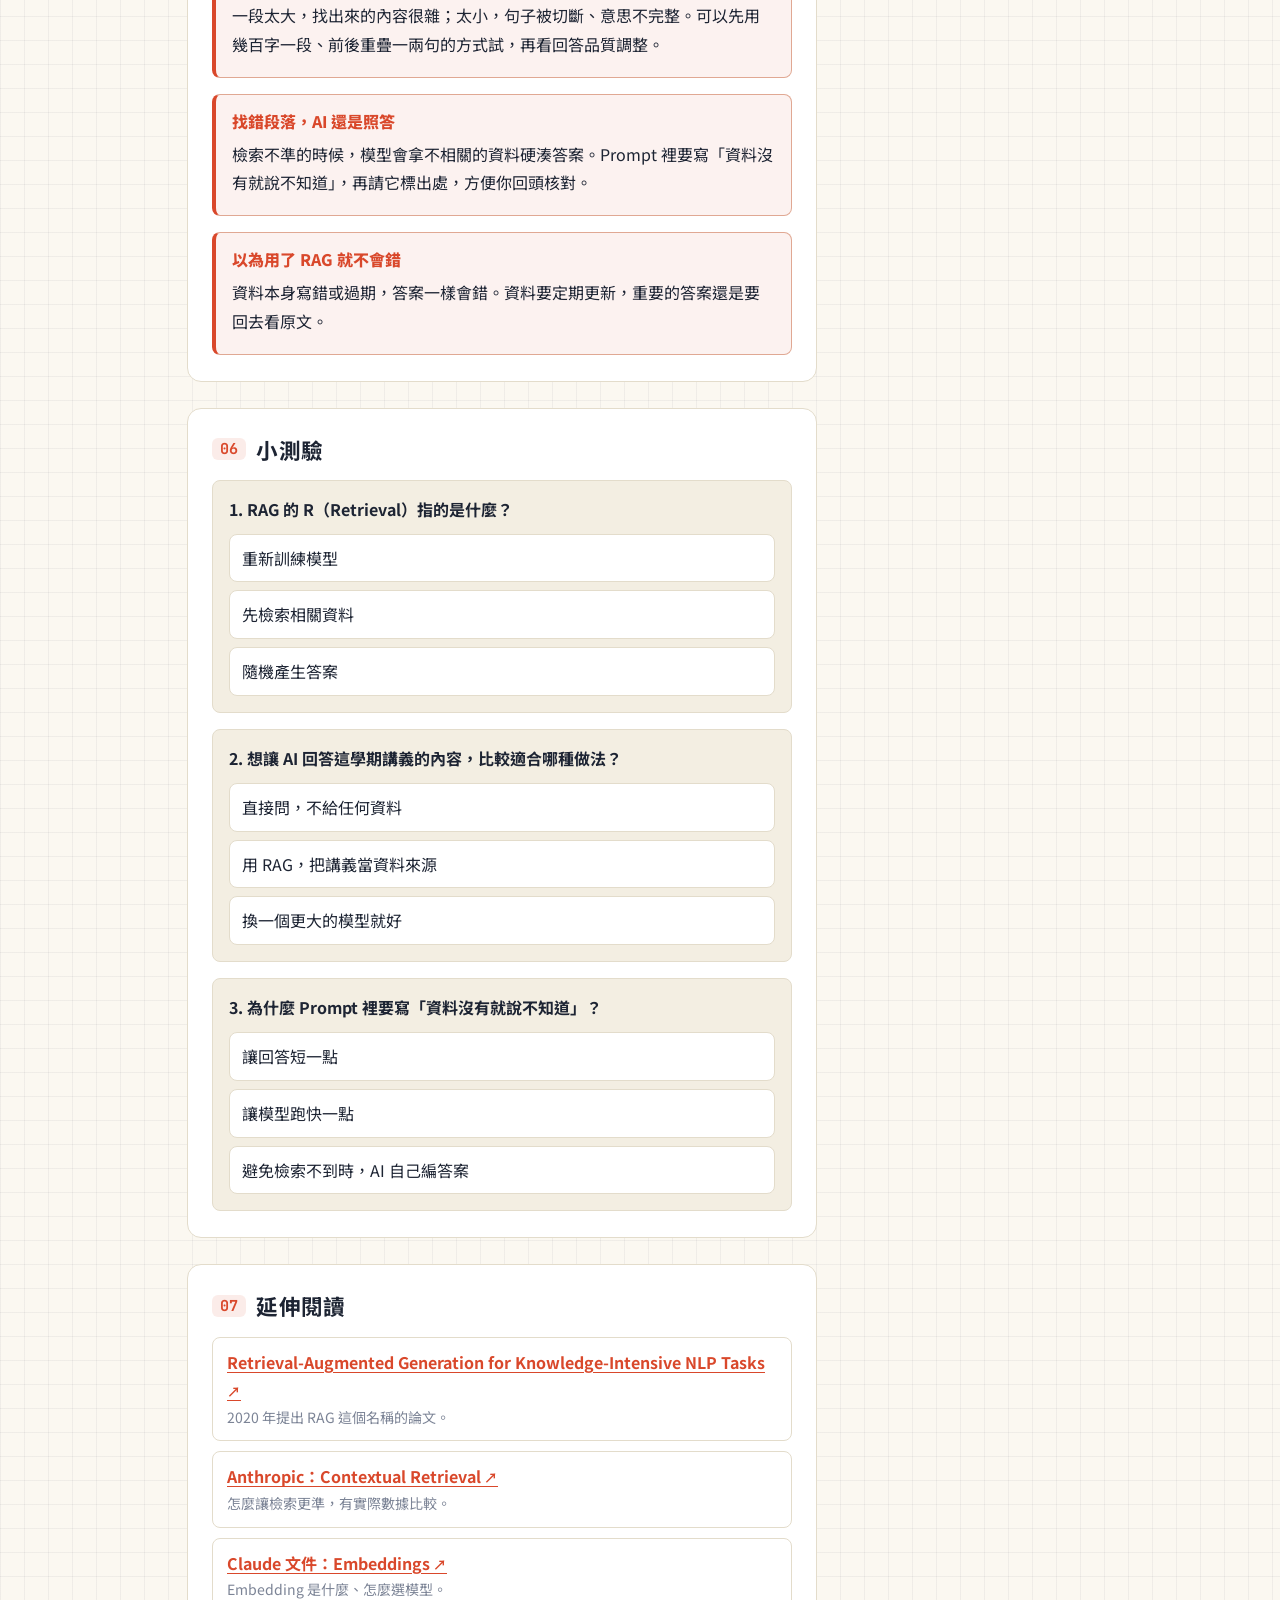
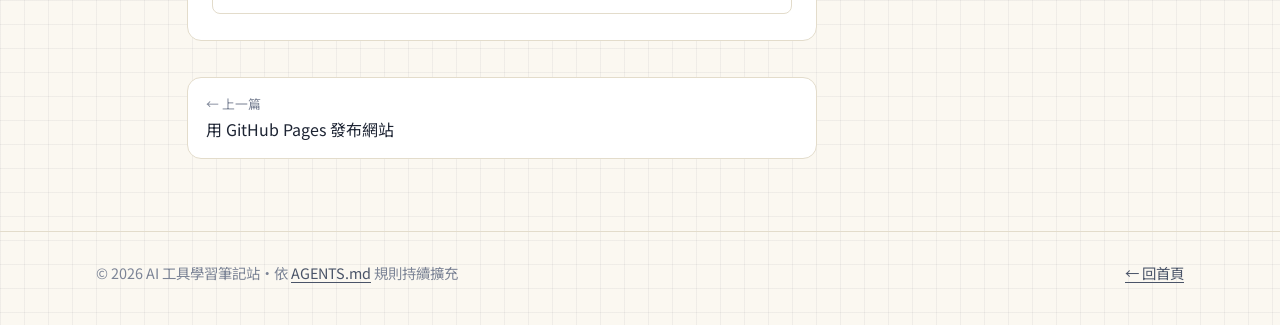
<file: notes/rag-intro/index.html>
<!doctype html>
<html lang="zh-Hant-TW">
<head>
  <meta charset="utf-8">
  <meta name="viewport" content="width=device-width, initial-scale=1">
  <title>RAG 入門｜AI 工具學習筆記站</title>
  <meta name="description" content="先查資料再回答，讓 AI 少說錯話。">
  <link rel="icon" href="../../assets/img/favicon.svg" type="image/svg+xml">
  <link rel="preconnect" href="https://fonts.googleapis.com">
  <link rel="preconnect" href="https://fonts.gstatic.com" crossorigin>
  <link rel="stylesheet" href="https://fonts.googleapis.com/css2?family=JetBrains+Mono:wght@400;700&family=Noto+Sans+TC:wght@400;500;700;900&display=swap">
  <link rel="stylesheet" href="../../assets/css/style.css">
  <script src="../../assets/js/theme.js"></script>
</head>
<body data-page="note" data-root="../../" data-slug="rag-intro">
  <div class="progress" id="progress" aria-hidden="true"></div>

  <header class="site-header">
    <div class="container site-header__inner">
      <a class="brand" href="../../index.html">
        <img src="../../assets/img/favicon.svg" alt="" width="30" height="30">
        AI 工具學習筆記站<span class="brand__sub">AI Tool Notes</span>
      </a>
      <nav class="site-nav" aria-label="主選單">
        <a class="site-nav__wide" href="../../index.html#notes">筆記</a>
        <a href="../../components.html">元件庫</a>
        <a class="site-nav__wide" href="https://github.com/ChrrrrrisHao/ai-tool-notes" target="_blank" rel="noopener">GitHub</a>
        <button class="theme-toggle" type="button" data-theme-toggle aria-label="切換深淺色">
          <svg class="icon-moon" viewBox="0 0 24 24" fill="none" stroke="currentColor" stroke-width="2" stroke-linecap="round" stroke-linejoin="round" aria-hidden="true"><path d="M21 12.8A9 9 0 1 1 11.2 3a7 7 0 0 0 9.8 9.8z"/></svg>
          <svg class="icon-sun" viewBox="0 0 24 24" fill="none" stroke="currentColor" stroke-width="2" stroke-linecap="round" aria-hidden="true"><circle cx="12" cy="12" r="4"/><path d="M12 2v2M12 20v2M4.9 4.9l1.4 1.4M17.7 17.7l1.4 1.4M2 12h2M20 12h2M4.9 19.1l1.4-1.4M17.7 6.3l1.4-1.4"/></svg>
        </button>
      </nav>
    </div>
  </header>

  <main class="container note-layout">
    <div class="note-main">
      <nav class="breadcrumb" aria-label="麵包屑">
        <a href="../../index.html">首頁</a><span aria-hidden="true">/</span><a id="crumb-cat" href="../../index.html">筆記</a>
      </nav>

      <header class="note-header">
        <div class="note-meta" id="note-meta"></div>
        <h1>RAG 入門</h1>
        <p class="note-header__summary">先查資料再回答，讓 AI 少說錯話。</p>
      </header>

      <article class="note-body">
        <section class="note-section" id="tldr">
          <h2>三個重點</h2>
          <ul class="keypoints">
            <li>RAG 是先找資料、再讓 AI 根據資料回答的做法。</li>
            <li>能讓 AI 回答它沒學過的內容，例如你的講義。</li>
            <li>好不好用，關鍵在資料切得好、找得準。</li>
          </ul>
        </section>

        <section class="note-section" id="what">
          <h2>是什麼</h2>
          <p>RAG 是 Retrieval-Augmented Generation 的縮寫，中文常翻成「檢索增強生成」。大型語言模型只知道訓練時看過的資料，不知道你的課堂講義、公司文件，也不知道訓練之後發生的事。直接問它，它可能會用猜的，猜錯了還講得很有自信。</p>
          <p>RAG 的做法是：收到問題後，先去你準備好的資料裡<mark>找出最相關的幾段</mark>，把這幾段和問題一起放進 Prompt，再請模型根據這些資料回答。模型本身沒有改變，只是每次回答前多看了「小抄」。</p>
          <aside class="callout callout--note">
            <p class="callout__title">比喻一下</p>
            <p>直接問模型像閉書考試，只能靠記憶；RAG 像開書考試，先翻到相關的那幾頁，再照著課本作答。</p>
          </aside>
          <div class="table-wrap">
            <table class="table">
              <thead><tr><th>比較</th><th>直接問</th><th>RAG</th><th>微調（Fine-tuning）</th></tr></thead>
              <tbody>
                <tr><td>能用自己的資料嗎</td><td>不行</td><td>可以，換資料就好</td><td>可以，但要重新訓練</td></tr>
                <tr><td>資料更新</td><td>無法</td><td>改資料庫就生效</td><td>要再訓練一次</td></tr>
                <tr><td>能附出處嗎</td><td>很難</td><td>可以標出用了哪一段</td><td>很難</td></tr>
                <tr><td>上手難度</td><td>最低</td><td>中等</td><td>最高</td></tr>
              </tbody>
            </table>
          </div>
        </section>

        <section class="note-section" id="how">
          <h2>怎麼用</h2>
          <ol class="steps">
            <li><strong>準備資料</strong><p>收集要讓 AI 參考的文件，例如講義、PDF、筆記，先整理成純文字。</p></li>
            <li><strong>切成小段</strong><p>把長文件切成一段一段（chunk）。一段太長會混進太多主題，太短又會缺上下文，通常從幾百字一段開始試。</p></li>
            <li><strong>轉成向量存起來</strong><p>用 Embedding 模型把每一段轉成一串數字（向量），存進向量資料庫。意思越接近的文字，向量也越接近。</p></li>
            <li><strong>找出相關段落</strong><p>使用者發問時，把問題也轉成向量，找出距離最近的幾段。</p></li>
            <li><strong>放進 Prompt 再回答</strong><p>把找到的段落和問題一起交給模型，要求它只根據這些資料回答，並標出用了哪一段。</p></li>
          </ol>
        </section>

        <section class="note-section" id="example">
          <h2>實際範例</h2>
          <h3>迷你 RAG：看懂流程就好</h3>
          <p>下面用「共同字數」代替向量相似度，只用 Python 內建功能，複製就能執行。真正的系統會換成 Embedding 模型和向量資料庫，但流程一樣。</p>
          <pre class="code" data-lang="python"><code># 迷你 RAG 示意：用「共同字數」代替向量相似度
docs = {
    "講義第 1 章": "RAG 會先檢索相關文件，再把文件內容放進提示詞，讓模型根據內容回答。",
    "講義第 2 章": "Embedding 會把文字轉成向量，意思越接近的句子，向量距離越近。",
    "講義第 3 章": "GitHub Pages 可以免費託管靜態網站。",
}

def score(question, text):
    return sum(1 for ch in set(question) if ch.strip() and ch in text)

question = "RAG 是怎麼回答問題的？"

# 1. 檢索：找出最相關的兩段
top = sorted(docs.items(), key=lambda kv: score(question, kv[1]), reverse=True)[:2]

# 2. 組合 Prompt：把找到的段落和問題放在一起
context = "\n".join(f"[{name}] {text}" for name, text in top)
prompt = f"""請只根據下面的資料回答，並標出引用的章節；資料裡沒有的就說不知道。

{context}

問題：{question}"""

print(prompt)  # 3. 把這段 prompt 交給 LLM</code></pre>
          <h3>最後交給模型的 Prompt 長這樣</h3>
          <pre class="code code--prompt" data-lang="Prompt"><code>請只根據下面的資料回答，並標出引用的章節；資料裡沒有的就說不知道。

[講義第 1 章] RAG 會先檢索相關文件，再把文件內容放進提示詞，讓模型根據內容回答。
[講義第 2 章] Embedding 會把文字轉成向量，意思越接近的句子，向量距離越近。

問題：RAG 是怎麼回答問題的？</code></pre>
        </section>

        <section class="note-section" id="pitfalls">
          <h2>常見錯誤</h2>
          <aside class="callout callout--warn">
            <p class="callout__title">資料切得太大或太小</p>
            <p>一段太大，找出來的內容很雜；太小，句子被切斷、意思不完整。可以先用幾百字一段、前後重疊一兩句的方式試，再看回答品質調整。</p>
          </aside>
          <aside class="callout callout--warn">
            <p class="callout__title">找錯段落，AI 還是照答</p>
            <p>檢索不準的時候，模型會拿不相關的資料硬湊答案。Prompt 裡要寫「資料沒有就說不知道」，再請它標出處，方便你回頭核對。</p>
          </aside>
          <aside class="callout callout--warn">
            <p class="callout__title">以為用了 RAG 就不會錯</p>
            <p>資料本身寫錯或過期，答案一樣會錯。資料要定期更新，重要的答案還是要回去看原文。</p>
          </aside>
        </section>

        <section class="note-section" id="quiz">
          <h2>小測驗</h2>
          <div class="quiz" data-answer="b">
            <p class="quiz__q">1. RAG 的 R（Retrieval）指的是什麼？</p>
            <ol class="quiz__options">
              <li><button type="button" data-option="a">重新訓練模型</button></li>
              <li><button type="button" data-option="b">先檢索相關資料</button></li>
              <li><button type="button" data-option="c">隨機產生答案</button></li>
            </ol>
            <p class="quiz__explain">解析：Retrieval 是「檢索」，也就是回答前先去資料裡找相關內容。</p>
          </div>
          <div class="quiz" data-answer="b">
            <p class="quiz__q">2. 想讓 AI 回答這學期講義的內容，比較適合哪種做法？</p>
            <ol class="quiz__options">
              <li><button type="button" data-option="a">直接問，不給任何資料</button></li>
              <li><button type="button" data-option="b">用 RAG，把講義當資料來源</button></li>
              <li><button type="button" data-option="c">換一個更大的模型就好</button></li>
            </ol>
            <p class="quiz__explain">解析：模型沒看過你的講義，換再大的模型也一樣；把講義當資料來源才找得到答案。</p>
          </div>
          <div class="quiz" data-answer="c">
            <p class="quiz__q">3. 為什麼 Prompt 裡要寫「資料沒有就說不知道」？</p>
            <ol class="quiz__options">
              <li><button type="button" data-option="a">讓回答短一點</button></li>
              <li><button type="button" data-option="b">讓模型跑快一點</button></li>
              <li><button type="button" data-option="c">避免檢索不到時，AI 自己編答案</button></li>
            </ol>
            <p class="quiz__explain">解析：沒有這句話，模型找不到資料時常會用猜的，而且看起來很像真的。</p>
          </div>
          <p class="quiz-score" id="quiz-score" aria-live="polite"></p>
        </section>

        <section class="note-section" id="refs">
          <h2>延伸閱讀</h2>
          <ul class="refs">
            <li><a href="https://arxiv.org/abs/2005.11401" target="_blank" rel="noopener">Retrieval-Augmented Generation for Knowledge-Intensive NLP Tasks</a><span>2020 年提出 RAG 這個名稱的論文。</span></li>
            <li><a href="https://www.anthropic.com/news/contextual-retrieval" target="_blank" rel="noopener">Anthropic：Contextual Retrieval</a><span>怎麼讓檢索更準，有實際數據比較。</span></li>
            <li><a href="https://platform.claude.com/docs/en/build-with-claude/embeddings" target="_blank" rel="noopener">Claude 文件：Embeddings</a><span>Embedding 是什麼、怎麼選模型。</span></li>
          </ul>
        </section>
      </article>

      <nav class="pager" id="pager" aria-label="上一篇與下一篇"></nav>
    </div>

    <aside class="toc" aria-label="本頁目錄">
      <div class="toc__inner">
        <p class="toc__title">本頁目錄</p>
        <ol id="toc-list"></ol>
      </div>
    </aside>
  </main>

  <footer class="site-footer">
    <div class="container site-footer__inner">
      <span>© <span id="year">2026</span> AI 工具學習筆記站・依 <a href="https://github.com/ChrrrrrisHao/ai-tool-notes/blob/main/AGENTS.md" target="_blank" rel="noopener">AGENTS.md</a> 規則持續擴充</span>
      <a href="../../index.html">← 回首頁</a>
    </div>
  </footer>

  <script src="../../assets/js/main.js" defer></script>
</body>
</html>
</file>
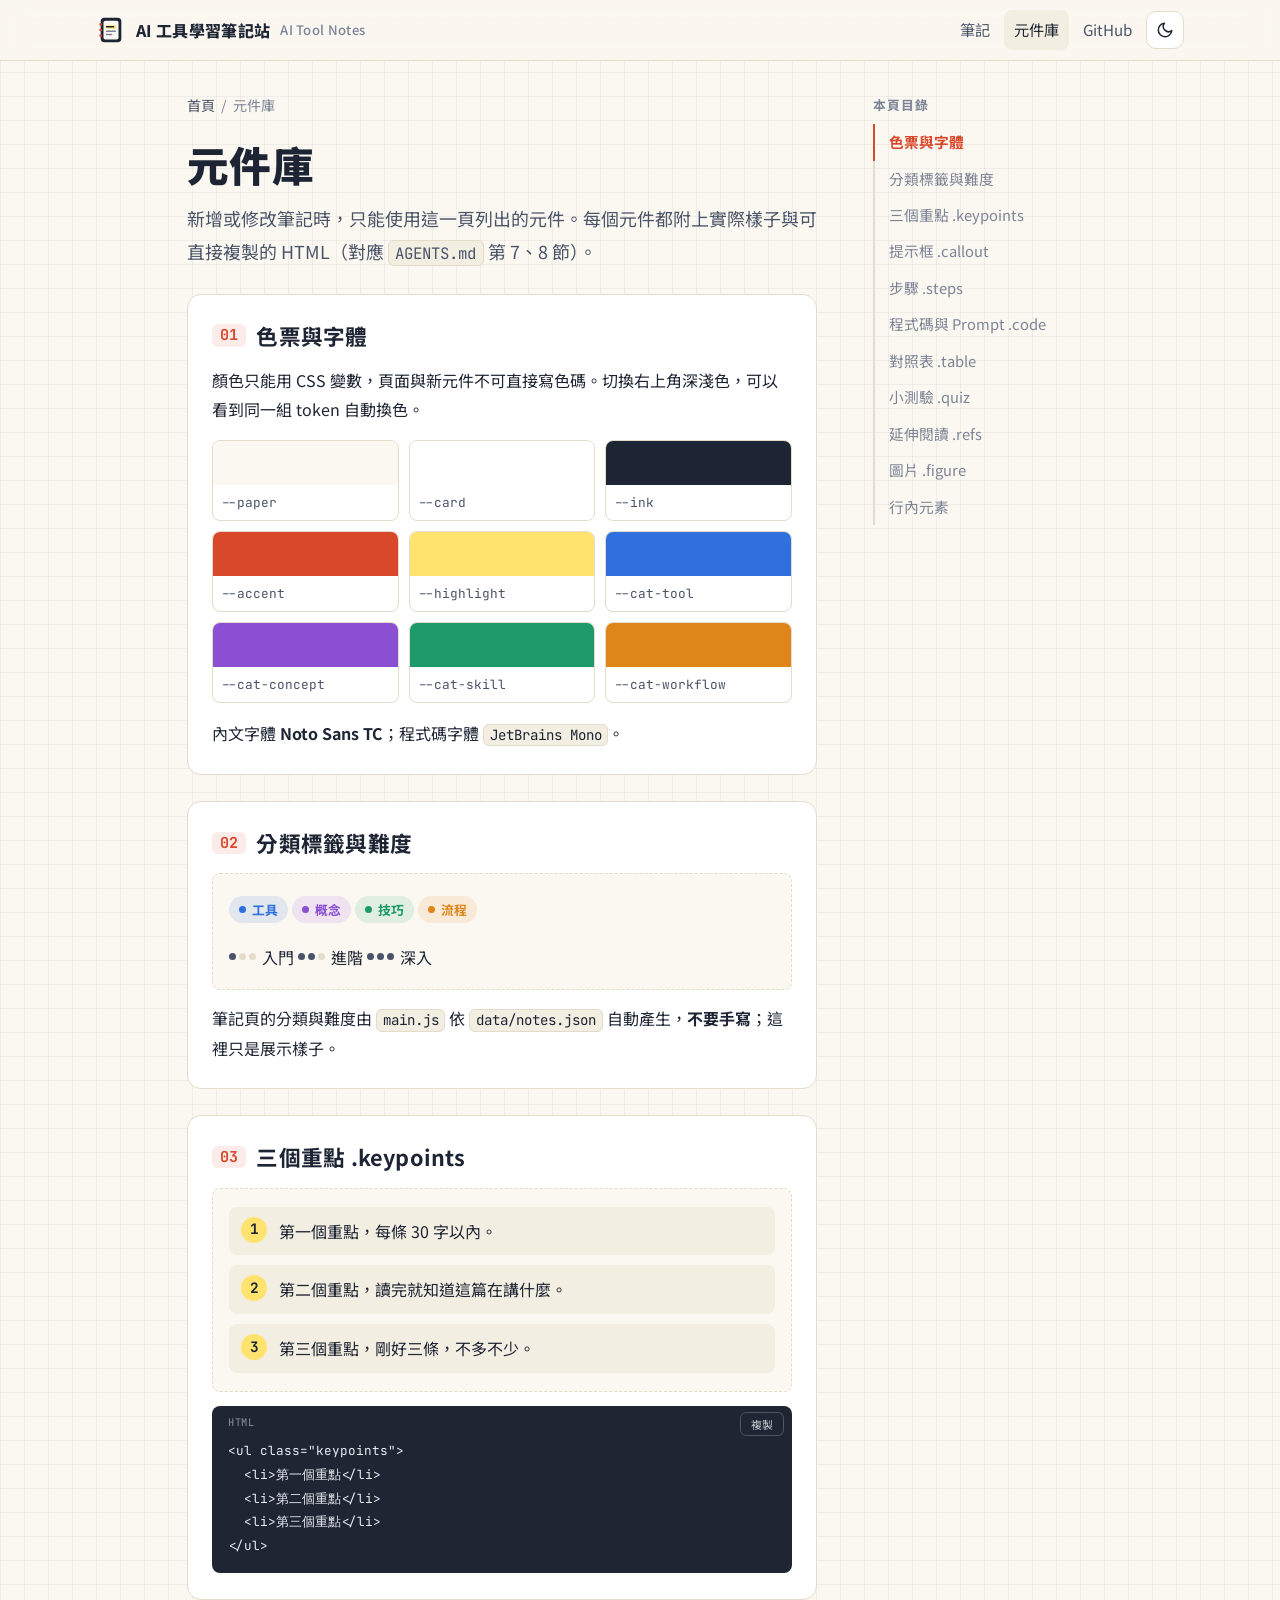
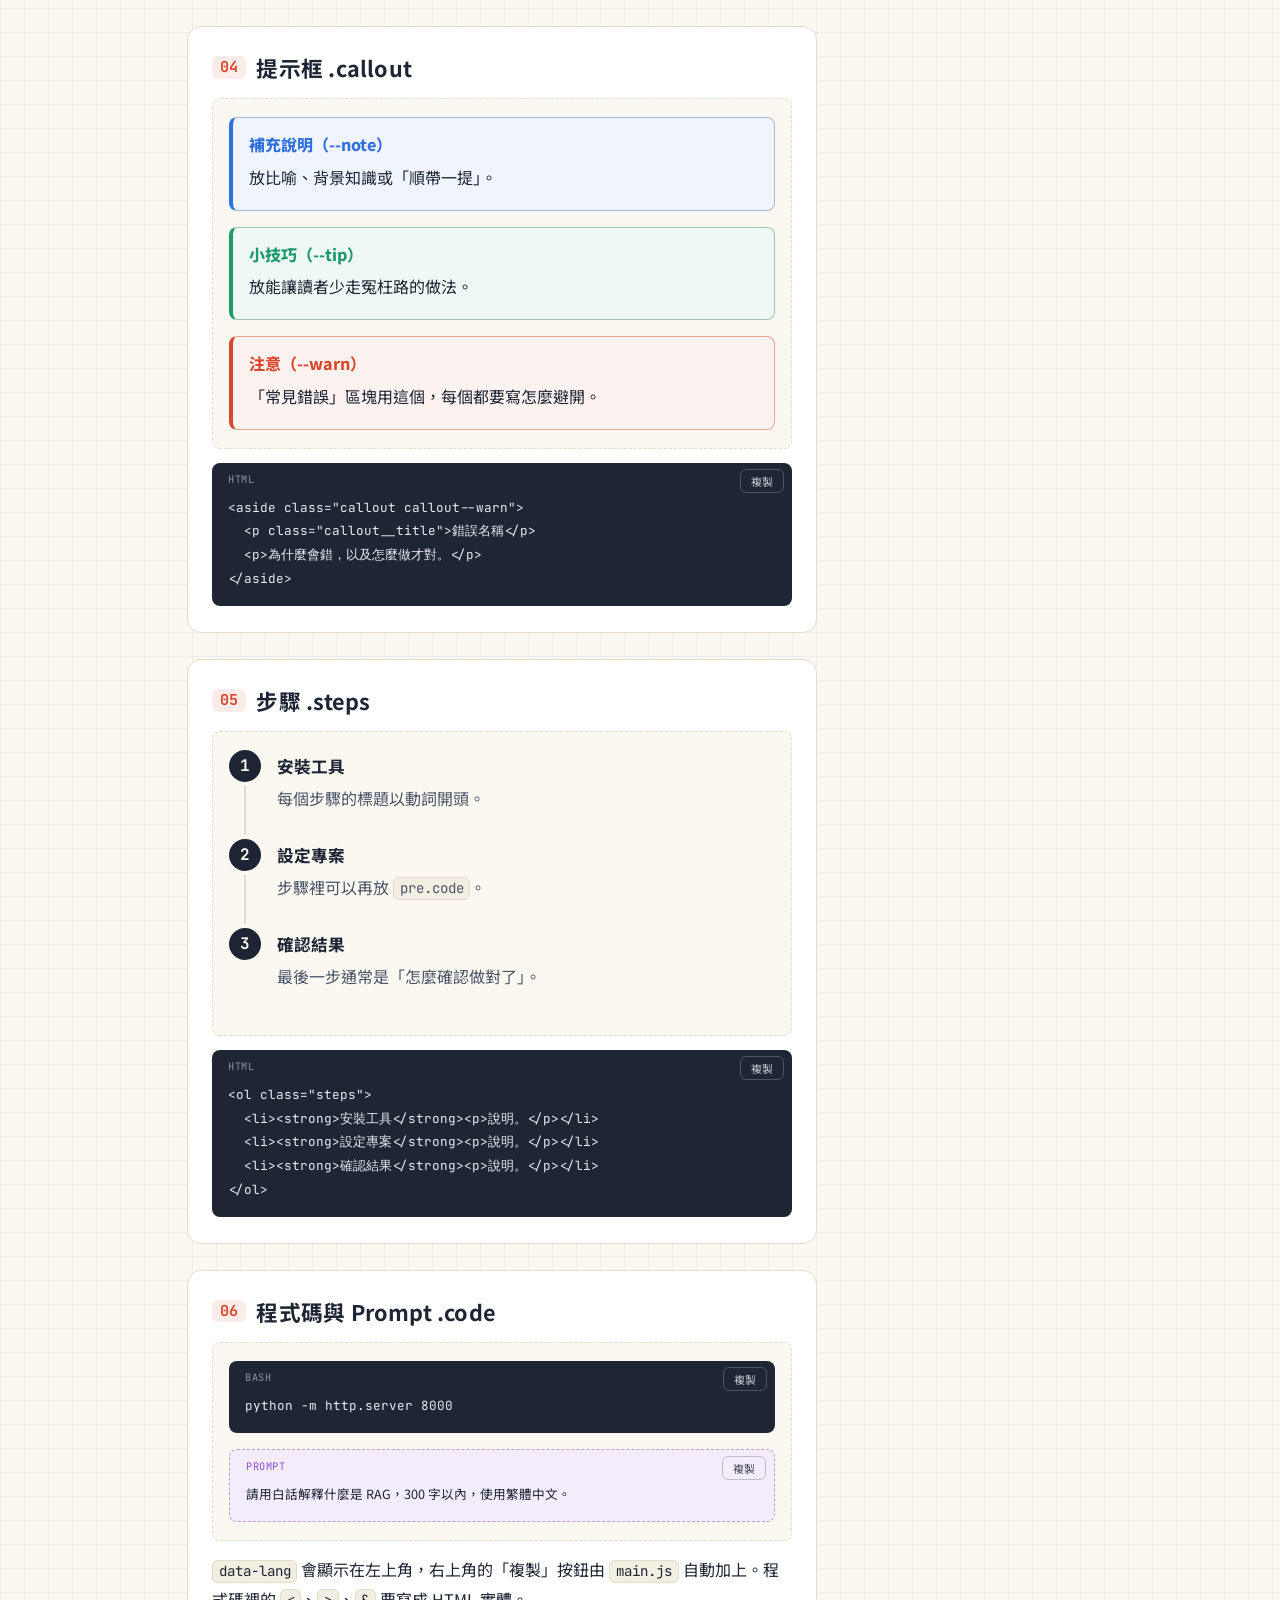
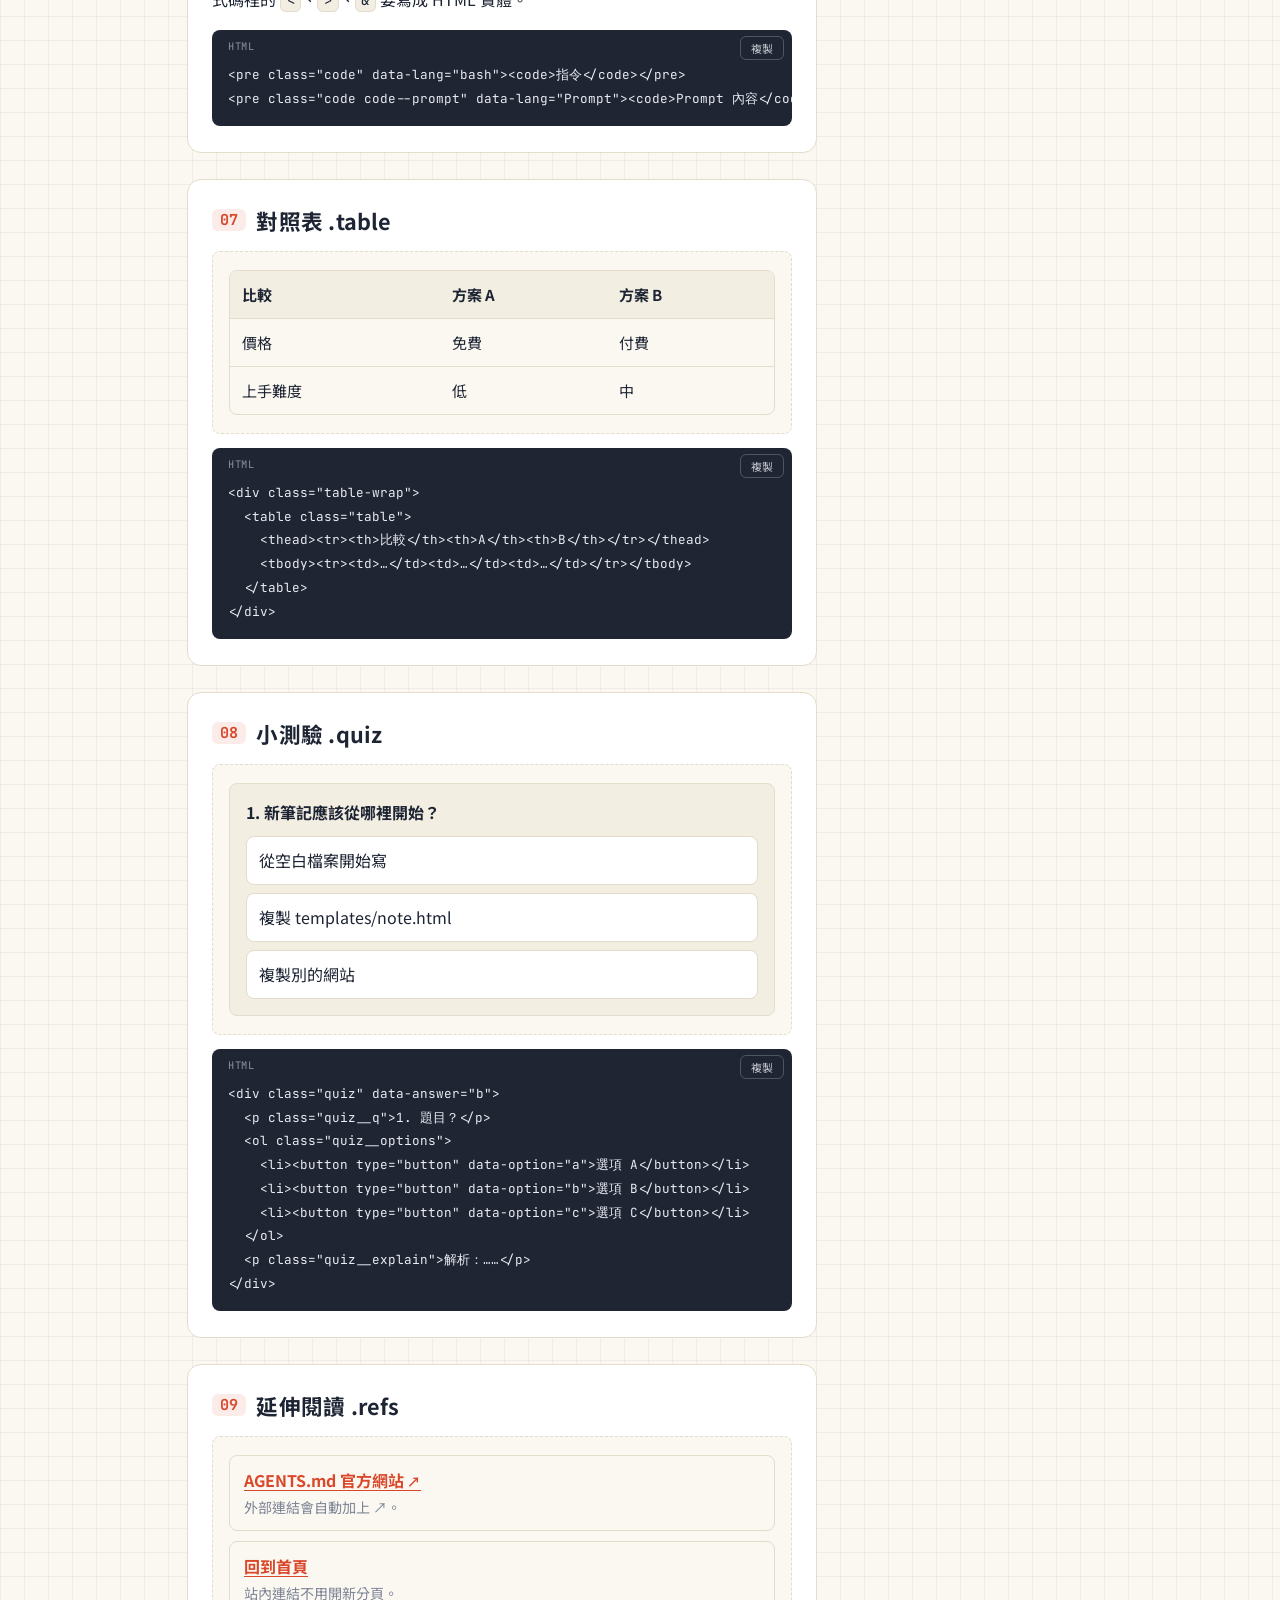
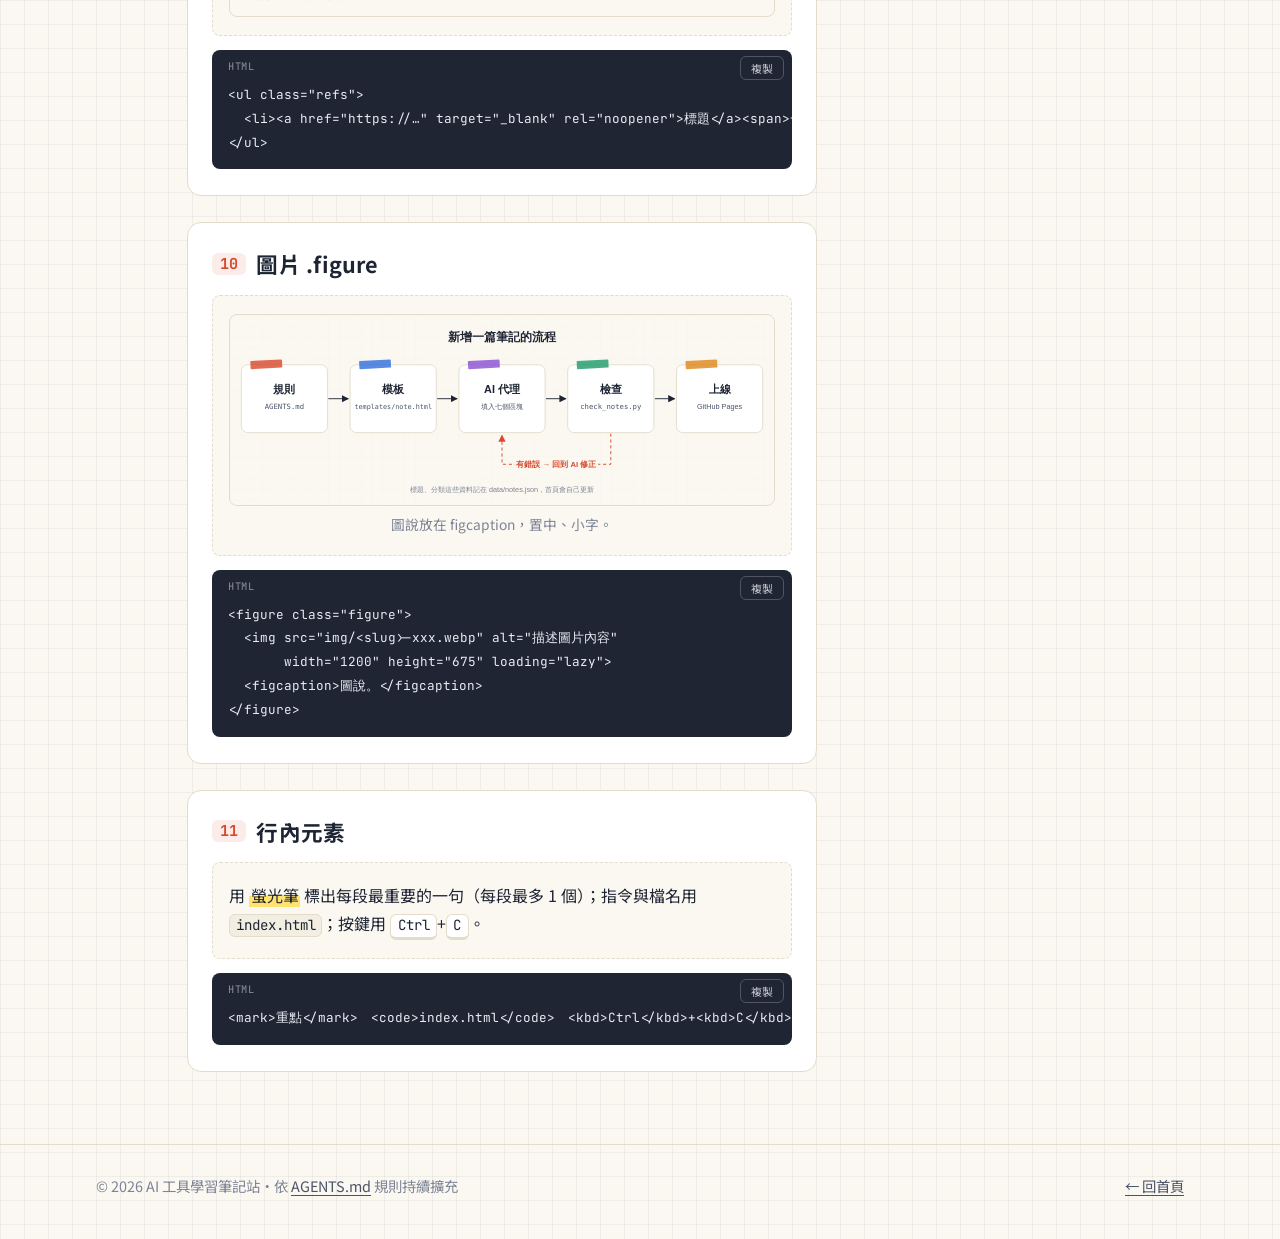
<file: components.html>
<!doctype html>
<html lang="zh-Hant-TW">
<head>
  <meta charset="utf-8">
  <meta name="viewport" content="width=device-width, initial-scale=1">
  <title>元件庫｜AI 工具學習筆記站</title>
  <meta name="description" content="AI 工具學習筆記站所有可用元件的實際樣子與 HTML 寫法，新增筆記時只能使用這裡的元件。">
  <link rel="icon" href="assets/img/favicon.svg" type="image/svg+xml">
  <link rel="preconnect" href="https://fonts.googleapis.com">
  <link rel="preconnect" href="https://fonts.gstatic.com" crossorigin>
  <link rel="stylesheet" href="https://fonts.googleapis.com/css2?family=JetBrains+Mono:wght@400;700&family=Noto+Sans+TC:wght@400;500;700;900&display=swap">
  <link rel="stylesheet" href="assets/css/style.css">
  <script src="assets/js/theme.js"></script>
</head>
<body data-page="components" data-root="./">
  <div class="progress" id="progress" aria-hidden="true"></div>

  <header class="site-header">
    <div class="container site-header__inner">
      <a class="brand" href="index.html">
        <img src="assets/img/favicon.svg" alt="" width="30" height="30">
        AI 工具學習筆記站<span class="brand__sub">AI Tool Notes</span>
      </a>
      <nav class="site-nav" aria-label="主選單">
        <a class="site-nav__wide" href="index.html#notes">筆記</a>
        <a href="components.html" aria-current="page">元件庫</a>
        <a class="site-nav__wide" href="https://github.com/ChrrrrrisHao/ai-tool-notes" target="_blank" rel="noopener">GitHub</a>
        <button class="theme-toggle" type="button" data-theme-toggle aria-label="切換深淺色">
          <svg class="icon-moon" viewBox="0 0 24 24" fill="none" stroke="currentColor" stroke-width="2" stroke-linecap="round" stroke-linejoin="round" aria-hidden="true"><path d="M21 12.8A9 9 0 1 1 11.2 3a7 7 0 0 0 9.8 9.8z"/></svg>
          <svg class="icon-sun" viewBox="0 0 24 24" fill="none" stroke="currentColor" stroke-width="2" stroke-linecap="round" aria-hidden="true"><circle cx="12" cy="12" r="4"/><path d="M12 2v2M12 20v2M4.9 4.9l1.4 1.4M17.7 17.7l1.4 1.4M2 12h2M20 12h2M4.9 19.1l1.4-1.4M17.7 6.3l1.4-1.4"/></svg>
        </button>
      </nav>
    </div>
  </header>

  <main class="container note-layout">
    <div class="note-main">
      <nav class="breadcrumb" aria-label="麵包屑">
        <a href="index.html">首頁</a><span aria-hidden="true">/</span>元件庫
      </nav>

      <header class="note-header">
        <h1>元件庫</h1>
        <p class="note-header__summary">新增或修改筆記時，只能使用這一頁列出的元件。每個元件都附上實際樣子與可直接複製的 HTML（對應 <code>AGENTS.md</code> 第 7、8 節）。</p>
      </header>

      <article class="note-body">
        <section class="note-section" id="tokens">
          <h2>色票與字體</h2>
          <p>顏色只能用 CSS 變數，頁面與新元件不可直接寫色碼。切換右上角深淺色，可以看到同一組 token 自動換色。</p>
          <div class="swatches">
            <div class="swatch"><i class="sw-paper"></i><span>--paper</span></div>
            <div class="swatch"><i class="sw-card"></i><span>--card</span></div>
            <div class="swatch"><i class="sw-ink"></i><span>--ink</span></div>
            <div class="swatch"><i class="sw-accent"></i><span>--accent</span></div>
            <div class="swatch"><i class="sw-highlight"></i><span>--highlight</span></div>
            <div class="swatch"><i class="sw-tool"></i><span>--cat-tool</span></div>
            <div class="swatch"><i class="sw-concept"></i><span>--cat-concept</span></div>
            <div class="swatch"><i class="sw-skill"></i><span>--cat-skill</span></div>
            <div class="swatch"><i class="sw-workflow"></i><span>--cat-workflow</span></div>
          </div>
          <p>內文字體 <strong>Noto Sans TC</strong>；程式碼字體 <code>JetBrains Mono</code>。</p>
        </section>

        <section class="note-section" id="tags">
          <h2>分類標籤與難度</h2>
          <div class="demo">
            <p>
              <span class="tag tag--tool">工具</span>
              <span class="tag tag--concept">概念</span>
              <span class="tag tag--skill">技巧</span>
              <span class="tag tag--workflow">流程</span>
            </p>
            <p>
              <span class="level level--1"><span class="level__dots" aria-hidden="true"><i></i><i></i><i></i></span>入門</span>
              <span class="level level--2"><span class="level__dots" aria-hidden="true"><i></i><i></i><i></i></span>進階</span>
              <span class="level level--3"><span class="level__dots" aria-hidden="true"><i></i><i></i><i></i></span>深入</span>
            </p>
          </div>
          <p>筆記頁的分類與難度由 <code>main.js</code> 依 <code>data/notes.json</code> 自動產生，<strong>不要手寫</strong>；這裡只是展示樣子。</p>
        </section>

        <section class="note-section" id="keypoints">
          <h2>三個重點 .keypoints</h2>
          <div class="demo">
            <ul class="keypoints">
              <li>第一個重點，每條 30 字以內。</li>
              <li>第二個重點，讀完就知道這篇在講什麼。</li>
              <li>第三個重點，剛好三條，不多不少。</li>
            </ul>
          </div>
          <pre class="code" data-lang="html"><code>&lt;ul class="keypoints"&gt;
  &lt;li&gt;第一個重點&lt;/li&gt;
  &lt;li&gt;第二個重點&lt;/li&gt;
  &lt;li&gt;第三個重點&lt;/li&gt;
&lt;/ul&gt;</code></pre>
        </section>

        <section class="note-section" id="callout">
          <h2>提示框 .callout</h2>
          <div class="demo">
            <aside class="callout callout--note">
              <p class="callout__title">補充說明（--note）</p>
              <p>放比喻、背景知識或「順帶一提」。</p>
            </aside>
            <aside class="callout callout--tip">
              <p class="callout__title">小技巧（--tip）</p>
              <p>放能讓讀者少走冤枉路的做法。</p>
            </aside>
            <aside class="callout callout--warn">
              <p class="callout__title">注意（--warn）</p>
              <p>「常見錯誤」區塊用這個，每個都要寫怎麼避開。</p>
            </aside>
          </div>
          <pre class="code" data-lang="html"><code>&lt;aside class="callout callout--warn"&gt;
  &lt;p class="callout__title"&gt;錯誤名稱&lt;/p&gt;
  &lt;p&gt;為什麼會錯，以及怎麼做才對。&lt;/p&gt;
&lt;/aside&gt;</code></pre>
        </section>

        <section class="note-section" id="steps">
          <h2>步驟 .steps</h2>
          <div class="demo">
            <ol class="steps">
              <li><strong>安裝工具</strong><p>每個步驟的標題以動詞開頭。</p></li>
              <li><strong>設定專案</strong><p>步驟裡可以再放 <code>pre.code</code>。</p></li>
              <li><strong>確認結果</strong><p>最後一步通常是「怎麼確認做對了」。</p></li>
            </ol>
          </div>
          <pre class="code" data-lang="html"><code>&lt;ol class="steps"&gt;
  &lt;li&gt;&lt;strong&gt;安裝工具&lt;/strong&gt;&lt;p&gt;說明。&lt;/p&gt;&lt;/li&gt;
  &lt;li&gt;&lt;strong&gt;設定專案&lt;/strong&gt;&lt;p&gt;說明。&lt;/p&gt;&lt;/li&gt;
  &lt;li&gt;&lt;strong&gt;確認結果&lt;/strong&gt;&lt;p&gt;說明。&lt;/p&gt;&lt;/li&gt;
&lt;/ol&gt;</code></pre>
        </section>

        <section class="note-section" id="code">
          <h2>程式碼與 Prompt .code</h2>
          <div class="demo">
            <pre class="code" data-lang="bash"><code>python -m http.server 8000</code></pre>
            <pre class="code code--prompt" data-lang="Prompt"><code>請用白話解釋什麼是 RAG，300 字以內，使用繁體中文。</code></pre>
          </div>
          <p><code>data-lang</code> 會顯示在左上角，右上角的「複製」按鈕由 <code>main.js</code> 自動加上。程式碼裡的 <code>&lt;</code>、<code>&gt;</code>、<code>&amp;</code> 要寫成 HTML 實體。</p>
          <pre class="code" data-lang="html"><code>&lt;pre class="code" data-lang="bash"&gt;&lt;code&gt;指令&lt;/code&gt;&lt;/pre&gt;
&lt;pre class="code code--prompt" data-lang="Prompt"&gt;&lt;code&gt;Prompt 內容&lt;/code&gt;&lt;/pre&gt;</code></pre>
        </section>

        <section class="note-section" id="table">
          <h2>對照表 .table</h2>
          <div class="demo">
            <div class="table-wrap">
              <table class="table">
                <thead><tr><th>比較</th><th>方案 A</th><th>方案 B</th></tr></thead>
                <tbody>
                  <tr><td>價格</td><td>免費</td><td>付費</td></tr>
                  <tr><td>上手難度</td><td>低</td><td>中</td></tr>
                </tbody>
              </table>
            </div>
          </div>
          <pre class="code" data-lang="html"><code>&lt;div class="table-wrap"&gt;
  &lt;table class="table"&gt;
    &lt;thead&gt;&lt;tr&gt;&lt;th&gt;比較&lt;/th&gt;&lt;th&gt;A&lt;/th&gt;&lt;th&gt;B&lt;/th&gt;&lt;/tr&gt;&lt;/thead&gt;
    &lt;tbody&gt;&lt;tr&gt;&lt;td&gt;…&lt;/td&gt;&lt;td&gt;…&lt;/td&gt;&lt;td&gt;…&lt;/td&gt;&lt;/tr&gt;&lt;/tbody&gt;
  &lt;/table&gt;
&lt;/div&gt;</code></pre>
        </section>

        <section class="note-section" id="quiz-demo">
          <h2>小測驗 .quiz</h2>
          <div class="demo">
            <div class="quiz" data-answer="b">
              <p class="quiz__q">1. 新筆記應該從哪裡開始？</p>
              <ol class="quiz__options">
                <li><button type="button" data-option="a">從空白檔案開始寫</button></li>
                <li><button type="button" data-option="b">複製 templates/note.html</button></li>
                <li><button type="button" data-option="c">複製別的網站</button></li>
              </ol>
              <p class="quiz__explain">解析：模板已經放好七個固定區塊，從模板開始才能保持一致。</p>
            </div>
            <p class="quiz-score" id="quiz-score" aria-live="polite"></p>
          </div>
          <pre class="code" data-lang="html"><code>&lt;div class="quiz" data-answer="b"&gt;
  &lt;p class="quiz__q"&gt;1. 題目？&lt;/p&gt;
  &lt;ol class="quiz__options"&gt;
    &lt;li&gt;&lt;button type="button" data-option="a"&gt;選項 A&lt;/button&gt;&lt;/li&gt;
    &lt;li&gt;&lt;button type="button" data-option="b"&gt;選項 B&lt;/button&gt;&lt;/li&gt;
    &lt;li&gt;&lt;button type="button" data-option="c"&gt;選項 C&lt;/button&gt;&lt;/li&gt;
  &lt;/ol&gt;
  &lt;p class="quiz__explain"&gt;解析：……&lt;/p&gt;
&lt;/div&gt;</code></pre>
        </section>

        <section class="note-section" id="refs-demo">
          <h2>延伸閱讀 .refs</h2>
          <div class="demo">
            <ul class="refs">
              <li><a href="https://agents.md/" target="_blank" rel="noopener">AGENTS.md 官方網站</a><span>外部連結會自動加上 ↗。</span></li>
              <li><a href="index.html">回到首頁</a><span>站內連結不用開新分頁。</span></li>
            </ul>
          </div>
          <pre class="code" data-lang="html"><code>&lt;ul class="refs"&gt;
  &lt;li&gt;&lt;a href="https://…" target="_blank" rel="noopener"&gt;標題&lt;/a&gt;&lt;span&gt;一句話說明&lt;/span&gt;&lt;/li&gt;
&lt;/ul&gt;</code></pre>
        </section>

        <section class="note-section" id="figure">
          <h2>圖片 .figure</h2>
          <div class="demo">
            <figure class="figure">
              <img src="notes/agents-md-guide/img/agents-md-guide-flow.svg" alt="流程圖：規則、模板、AI 代理、檢查、上線" width="1200" height="420" loading="lazy">
              <figcaption>圖說放在 figcaption，置中、小字。</figcaption>
            </figure>
          </div>
          <pre class="code" data-lang="html"><code>&lt;figure class="figure"&gt;
  &lt;img src="img/&lt;slug&gt;-xxx.webp" alt="描述圖片內容"
       width="1200" height="675" loading="lazy"&gt;
  &lt;figcaption&gt;圖說。&lt;/figcaption&gt;
&lt;/figure&gt;</code></pre>
        </section>

        <section class="note-section" id="inline">
          <h2>行內元素</h2>
          <div class="demo">
            <p>用 <mark>螢光筆</mark> 標出每段最重要的一句（每段最多 1 個）；指令與檔名用 <code>index.html</code>；按鍵用 <kbd>Ctrl</kbd>+<kbd>C</kbd>。</p>
          </div>
          <pre class="code" data-lang="html"><code>&lt;mark&gt;重點&lt;/mark&gt;　&lt;code&gt;index.html&lt;/code&gt;　&lt;kbd&gt;Ctrl&lt;/kbd&gt;+&lt;kbd&gt;C&lt;/kbd&gt;</code></pre>
        </section>
      </article>
    </div>

    <aside class="toc" aria-label="本頁目錄">
      <div class="toc__inner">
        <p class="toc__title">本頁目錄</p>
        <ol id="toc-list"></ol>
      </div>
    </aside>
  </main>

  <footer class="site-footer">
    <div class="container site-footer__inner">
      <span>© <span id="year">2026</span> AI 工具學習筆記站・依 <a href="https://github.com/ChrrrrrisHao/ai-tool-notes/blob/main/AGENTS.md" target="_blank" rel="noopener">AGENTS.md</a> 規則持續擴充</span>
      <a href="index.html">← 回首頁</a>
    </div>
  </footer>

  <script src="assets/js/main.js" defer></script>
</body>
</html>
</file>
<file: assets/css/style.css>
/* =========================================================
   AI 工具學習筆記站 — 全站唯一樣式表
   規則：顏色只用下方 token；新元件需同步 components.html 與 AGENTS.md 第 7 節
   ========================================================= */

/* ---------- 1. Design tokens ---------- */
:root {
  --paper: #fbf8f1;
  --paper-2: #f3eee2;
  --card: #ffffff;
  --ink: #1d2433;
  --ink-2: #4a5468;
  --ink-3: #7c8496;
  --line: #e3dccb;
  --grid: rgba(29, 36, 51, 0.05);
  --accent: #d9482b;
  --accent-soft: rgba(217, 72, 43, 0.1);
  --highlight: #ffe36e;
  --code-bg: #1f2533;
  --code-ink: #e9ecf3;

  --cat-tool: #2f6fde;
  --cat-concept: #8a4fd3;
  --cat-skill: #1c9a69;
  --cat-workflow: #df861b;

  --note: #2f6fde;
  --tip: #1c9a69;
  --warn: #d9482b;
  --ok: #1c9a69;
  --bad: #d9482b;

  --shadow: 0 1px 2px rgba(29, 36, 51, 0.06), 0 6px 20px rgba(29, 36, 51, 0.06);
  --radius: 14px;
  --radius-sm: 8px;
  --font-sans: "Noto Sans TC", system-ui, -apple-system, "Segoe UI", "Microsoft JhengHei", sans-serif;
  --font-mono: "JetBrains Mono", ui-monospace, "Cascadia Code", Consolas, monospace;
  --measure: 70ch;
  --gutter: 16px;

  color-scheme: light;
}

@media (prefers-color-scheme: dark) {
  :root:not([data-theme="light"]) {
    --paper: #13161d;
    --paper-2: #1a1e27;
    --card: #1d2230;
    --ink: #ebe8e0;
    --ink-2: #b6bac6;
    --ink-3: #868c9b;
    --line: #2d3343;
    --grid: rgba(255, 255, 255, 0.035);
    --accent: #ff7b5c;
    --accent-soft: rgba(255, 123, 92, 0.14);
    --highlight: rgba(255, 214, 64, 0.38);
    --code-bg: #0e1118;
    --code-ink: #e9ecf3;
    --cat-tool: #6c9ff5;
    --cat-concept: #b48af0;
    --cat-skill: #4cc795;
    --cat-workflow: #f2a74b;
    --note: #6c9ff5;
    --tip: #4cc795;
    --warn: #ff7b5c;
    --ok: #4cc795;
    --bad: #ff7b5c;
    --shadow: 0 1px 2px rgba(0, 0, 0, 0.3), 0 8px 24px rgba(0, 0, 0, 0.25);
    color-scheme: dark;
  }
}

:root[data-theme="dark"] {
  --paper: #13161d;
  --paper-2: #1a1e27;
  --card: #1d2230;
  --ink: #ebe8e0;
  --ink-2: #b6bac6;
  --ink-3: #868c9b;
  --line: #2d3343;
  --grid: rgba(255, 255, 255, 0.035);
  --accent: #ff7b5c;
  --accent-soft: rgba(255, 123, 92, 0.14);
  --highlight: rgba(255, 214, 64, 0.38);
  --code-bg: #0e1118;
  --code-ink: #e9ecf3;
  --cat-tool: #6c9ff5;
  --cat-concept: #b48af0;
  --cat-skill: #4cc795;
  --cat-workflow: #f2a74b;
  --note: #6c9ff5;
  --tip: #4cc795;
  --warn: #ff7b5c;
  --ok: #4cc795;
  --bad: #ff7b5c;
  --shadow: 0 1px 2px rgba(0, 0, 0, 0.3), 0 8px 24px rgba(0, 0, 0, 0.25);
  color-scheme: dark;
}

/* ---------- 2. Base ---------- */
*,
*::before,
*::after { box-sizing: border-box; }

html { -webkit-text-size-adjust: 100%; scroll-behavior: smooth; scroll-padding-top: 84px; }

body {
  margin: 0;
  font-family: var(--font-sans);
  font-size: 16px;
  line-height: 1.8;
  color: var(--ink);
  background-color: var(--paper);
  background-image:
    linear-gradient(var(--grid) 1px, transparent 1px),
    linear-gradient(90deg, var(--grid) 1px, transparent 1px);
  background-size: 24px 24px;
  overflow-x: hidden;
}

img { max-width: 100%; height: auto; display: block; }
a { color: var(--accent); text-underline-offset: 3px; text-decoration-thickness: 1px; }
a:hover { text-decoration-thickness: 2px; }
h1, h2, h3 { line-height: 1.35; margin: 0 0 0.5em; letter-spacing: 0.01em; }
p { margin: 0 0 1em; }
:focus-visible { outline: 3px solid var(--accent); outline-offset: 2px; border-radius: 4px; }

code, kbd {
  font-family: var(--font-mono);
  font-size: 0.88em;
}
:not(pre) > code {
  background: var(--paper-2);
  border: 1px solid var(--line);
  border-radius: 6px;
  padding: 0.1em 0.4em;
  word-break: break-word;
}
kbd {
  display: inline-block;
  padding: 0.05em 0.45em;
  border: 1px solid var(--line);
  border-bottom-width: 3px;
  border-radius: 6px;
  background: var(--card);
  color: var(--ink);
  line-height: 1.5;
}
mark {
  color: inherit;
  background: linear-gradient(transparent 55%, var(--highlight) 55%);
  padding: 0 0.1em;
}

.sr-only {
  position: absolute; width: 1px; height: 1px; padding: 0; margin: -1px;
  overflow: hidden; clip: rect(0, 0, 0, 0); white-space: nowrap; border: 0;
}

.container {
  width: 100%;
  max-width: 1120px;
  margin: 0 auto;
  padding: 0 var(--gutter);
}

/* ---------- 3. Site header / footer ---------- */
.progress {
  position: fixed; top: 0; left: 0; height: 3px; width: 0;
  background: var(--accent); z-index: 60; transition: width 0.1s linear;
}

.site-header {
  position: sticky; top: 0; z-index: 50;
  background: color-mix(in srgb, var(--paper) 88%, transparent);
  backdrop-filter: saturate(1.4) blur(10px);
  -webkit-backdrop-filter: saturate(1.4) blur(10px);
  border-bottom: 1px solid var(--line);
}
.site-header__inner {
  display: flex; align-items: center; gap: 12px;
  min-height: 60px;
}
.brand {
  display: inline-flex; align-items: center; gap: 10px;
  color: var(--ink); text-decoration: none; font-weight: 800; letter-spacing: 0.02em;
  white-space: nowrap;
}
.brand img { width: 30px; height: 30px; }
.brand__sub { color: var(--ink-3); font-weight: 500; font-size: 0.82em; }
.site-nav { margin-left: auto; display: flex; align-items: center; gap: 4px; }
.site-nav a {
  color: var(--ink-2); text-decoration: none; font-size: 0.95em;
  padding: 6px 10px; border-radius: 8px;
}
.site-nav a:hover, .site-nav a[aria-current="page"] { color: var(--ink); background: var(--paper-2); }
.theme-toggle {
  display: inline-grid; place-items: center;
  width: 38px; height: 38px; border-radius: 10px;
  border: 1px solid var(--line); background: var(--card); color: var(--ink);
  cursor: pointer;
}
.theme-toggle svg { width: 18px; height: 18px; }
.theme-toggle .icon-sun { display: none; }
:root[data-theme="dark"] .theme-toggle .icon-sun { display: block; }
:root[data-theme="dark"] .theme-toggle .icon-moon { display: none; }
@media (prefers-color-scheme: dark) {
  :root:not([data-theme="light"]) .theme-toggle .icon-sun { display: block; }
  :root:not([data-theme="light"]) .theme-toggle .icon-moon { display: none; }
}

.site-footer {
  margin-top: 72px;
  border-top: 1px solid var(--line);
  padding: 28px 0 40px;
  color: var(--ink-3);
  font-size: 0.9em;
}
.site-footer__inner { display: flex; flex-wrap: wrap; gap: 8px 20px; justify-content: space-between; }
.site-footer a { color: var(--ink-2); }

/* ---------- 4. Home ---------- */
.hero { padding-top: 56px; padding-bottom: 28px; }
.hero__title {
  font-size: clamp(2rem, 6vw, 3.4rem); font-weight: 900; margin-bottom: 14px;
}
.hero__lead { font-size: 1.1em; color: var(--ink-2); max-width: 40em; }
.hero__meta { color: var(--ink-3); font-size: 0.95em; margin: 0; }
.hero__meta strong { color: var(--ink); font-family: var(--font-mono); }

.toolbar {
  display: flex; flex-wrap: wrap; gap: 12px; align-items: center;
  margin: 28px 0 22px;
}
.search {
  flex: 1 1 260px; display: flex; align-items: center; gap: 8px;
  background: var(--card); border: 1px solid var(--line); border-radius: 12px;
  padding: 0 12px; min-height: 44px;
}
.search svg { width: 18px; height: 18px; color: var(--ink-3); flex: none; }
.search input {
  flex: 1; min-width: 0; border: 0; outline: 0; background: transparent;
  font: inherit; color: var(--ink); padding: 8px 0;
}
.search:focus-within { border-color: var(--accent); box-shadow: 0 0 0 3px var(--accent-soft); }
.chips { display: flex; flex-wrap: wrap; gap: 8px; }
.chip {
  font: inherit; font-size: 0.92em; cursor: pointer;
  border: 1px solid var(--line); background: var(--card); color: var(--ink-2);
  padding: 6px 14px; border-radius: 999px; min-height: 36px;
}
.chip[aria-pressed="true"] { background: var(--ink); color: var(--paper); border-color: var(--ink); }
.chip__count { font-family: var(--font-mono); font-size: 0.85em; opacity: 0.7; margin-left: 4px; }

.grid {
  display: grid; gap: 22px;
  grid-template-columns: repeat(auto-fill, minmax(min(100%, 300px), 1fr));
}
.card {
  --cat: var(--accent);
  position: relative; display: flex; flex-direction: column;
  background: var(--card); color: var(--ink); text-decoration: none;
  border: 1px solid var(--line); border-radius: var(--radius);
  padding: 26px 22px 20px;
  box-shadow: var(--shadow);
  transition: transform 0.18s ease, box-shadow 0.18s ease, border-color 0.18s ease;
}
.card:hover { transform: translateY(-3px); border-color: var(--cat); box-shadow: 6px 6px 0 var(--cat); text-decoration: none; }
.card__tape {
  position: absolute; top: -10px; left: 22px; width: 74px; height: 20px;
  background: var(--cat); opacity: 0.75; transform: rotate(-3deg);
  border-radius: 2px;
}
.card__title { font-size: 1.22em; margin: 10px 0 6px; }
.card__summary { color: var(--ink-2); font-size: 0.96em; margin-bottom: 14px; flex: 1; }
.card__meta {
  display: flex; flex-wrap: wrap; gap: 6px 14px; align-items: center;
  color: var(--ink-3); font-size: 0.85em;
}
.card__tags { display: flex; flex-wrap: wrap; gap: 6px; margin: 12px 0 0; padding: 0; list-style: none; }
.card__tags li { font-size: 0.78em; color: var(--ink-3); font-family: var(--font-mono); }
.card--tool { --cat: var(--cat-tool); }
.card--concept { --cat: var(--cat-concept); }
.card--skill { --cat: var(--cat-skill); }
.card--workflow { --cat: var(--cat-workflow); }

.empty, .load-error {
  border: 1px dashed var(--line); border-radius: var(--radius);
  padding: 28px; text-align: center; color: var(--ink-3); background: var(--card);
}

.howto { margin-top: 72px; }
.howto__title { font-size: 1.6em; }
.howto__lead { color: var(--ink-2); max-width: 44em; }
.howto__grid {
  display: grid; gap: 18px; margin-top: 22px;
  grid-template-columns: repeat(auto-fit, minmax(min(100%, 240px), 1fr));
}
.howto__item {
  background: var(--card); border: 1px solid var(--line); border-radius: var(--radius);
  padding: 20px;
}
.howto__num {
  display: inline-grid; place-items: center; width: 32px; height: 32px; border-radius: 50%;
  background: var(--ink); color: var(--paper); font-family: var(--font-mono); font-weight: 700;
  margin-bottom: 10px;
}
.howto__item h3 { font-size: 1.05em; }
.howto__item p { color: var(--ink-2); font-size: 0.94em; margin: 0; }

/* ---------- 5. Tags & levels ---------- */
.tag {
  --cat: var(--accent);
  display: inline-flex; align-items: center; gap: 6px;
  font-size: 0.8em; font-weight: 700; color: var(--cat);
  background: color-mix(in srgb, var(--cat) 12%, transparent);
  padding: 2px 10px; border-radius: 999px; text-decoration: none; width: fit-content;
}
.tag::before { content: ""; width: 7px; height: 7px; border-radius: 50%; background: var(--cat); }
.tag--tool { --cat: var(--cat-tool); }
.tag--concept { --cat: var(--cat-concept); }
.tag--skill { --cat: var(--cat-skill); }
.tag--workflow { --cat: var(--cat-workflow); }

.level { display: inline-flex; align-items: center; gap: 6px; }
.level__dots { display: inline-flex; gap: 3px; }
.level__dots i { width: 7px; height: 7px; border-radius: 50%; background: var(--line); }
.level--1 .level__dots i:nth-child(-n+1),
.level--2 .level__dots i:nth-child(-n+2),
.level--3 .level__dots i:nth-child(-n+3) { background: var(--ink-2); }

/* ---------- 6. Note layout ---------- */
.note-layout {
  display: grid; gap: 40px;
  grid-template-columns: minmax(0, 1fr);
  padding-top: 32px;
}
@media (min-width: 1024px) {
  .note-layout { grid-template-columns: minmax(0, var(--measure)) 220px; justify-content: center; gap: 56px; }
}

.breadcrumb { font-size: 0.88em; color: var(--ink-3); margin-bottom: 18px; }
.breadcrumb a { color: var(--ink-2); text-decoration: none; }
.breadcrumb a:hover { color: var(--accent); }
.breadcrumb span[aria-hidden] { margin: 0 6px; }

.note-header { max-width: var(--measure); margin-bottom: 8px; }
.note-header h1 { font-size: clamp(1.8rem, 5vw, 2.6rem); font-weight: 900; margin: 12px 0 10px; }
.note-header__summary { font-size: 1.12em; color: var(--ink-2); }
.note-meta {
  display: flex; flex-wrap: wrap; gap: 8px 16px; align-items: center;
  color: var(--ink-3); font-size: 0.88em; min-height: 26px;
}
.note-meta__tags { display: flex; flex-wrap: wrap; gap: 6px; margin: 0; padding: 0; list-style: none; }
.note-meta__tags li {
  font-family: var(--font-mono); font-size: 0.9em;
  border: 1px solid var(--line); border-radius: 6px; padding: 0 6px;
}

.note-body { max-width: var(--measure); min-width: 0; counter-reset: sec; }
.note-section {
  counter-increment: sec;
  background: var(--card); border: 1px solid var(--line); border-radius: var(--radius);
  padding: 26px 24px 10px; margin-top: 26px;
}
.note-section > h2 {
  display: flex; align-items: center; gap: 10px;
  font-size: 1.35em; margin-bottom: 16px;
}
.note-section > h2::before {
  content: counter(sec, decimal-leading-zero);
  font-family: var(--font-mono); font-size: 0.7em; font-weight: 700;
  color: var(--accent); background: var(--accent-soft);
  padding: 1px 8px; border-radius: 6px;
}
.note-section h3 { font-size: 1.08em; margin-top: 1.2em; }
.note-section ul:not([class]), .note-section ol:not([class]) { padding-left: 1.4em; margin: 0 0 1em; }

.toc { position: relative; }
.toc__inner { position: sticky; top: 84px; }
.toc__title { font-size: 0.8em; font-weight: 700; color: var(--ink-3); letter-spacing: 0.08em; margin-bottom: 8px; }
.toc ol { list-style: none; margin: 0; padding: 0; border-left: 2px solid var(--line); }
.toc a {
  display: block; padding: 5px 0 5px 14px; margin-left: -2px;
  color: var(--ink-3); text-decoration: none; font-size: 0.92em;
  border-left: 2px solid transparent;
}
.toc a:hover { color: var(--ink); }
.toc a.is-active { color: var(--accent); border-left-color: var(--accent); font-weight: 700; }
@media (max-width: 1023px) { .toc { display: none; } }

.pager {
  display: grid; gap: 14px; margin-top: 36px; max-width: var(--measure);
  grid-template-columns: repeat(auto-fit, minmax(min(100%, 240px), 1fr));
}
.pager a {
  display: block; background: var(--card); border: 1px solid var(--line); border-radius: var(--radius);
  padding: 14px 18px; text-decoration: none; color: var(--ink);
}
.pager a:hover { border-color: var(--accent); }
.pager small { display: block; color: var(--ink-3); font-size: 0.8em; }
.pager__next { text-align: right; grid-column: -2 / -1; }

/* ---------- 7. Components ---------- */
/* 7.1 keypoints */
.keypoints { list-style: none; margin: 0 0 16px; padding: 0; display: grid; gap: 10px; counter-reset: kp; }
.keypoints li {
  counter-increment: kp; position: relative;
  padding: 10px 14px 10px 50px; background: var(--paper-2); border-radius: var(--radius-sm);
}
.keypoints li::before {
  content: counter(kp);
  position: absolute; left: 12px; top: 10px;
  width: 26px; height: 26px; border-radius: 50%;
  display: grid; place-items: center;
  background: var(--highlight); color: var(--ink);
  font-family: var(--font-mono); font-weight: 700; font-size: 0.9em; line-height: 1;
}

/* 7.2 callout */
.callout {
  --c: var(--note);
  border: 1px solid color-mix(in srgb, var(--c) 35%, var(--line));
  border-left: 4px solid var(--c);
  background: color-mix(in srgb, var(--c) 7%, var(--card));
  border-radius: var(--radius-sm);
  padding: 12px 16px 2px; margin: 0 0 16px;
}
.callout__title { font-weight: 800; color: var(--c); margin-bottom: 4px; }
.callout--note { --c: var(--note); }
.callout--tip { --c: var(--tip); }
.callout--warn { --c: var(--warn); }

/* 7.3 steps */
.steps { list-style: none; margin: 0 0 16px; padding: 0; counter-reset: step; }
.steps > li {
  counter-increment: step; position: relative;
  padding: 0 0 18px 48px;
}
.steps > li::before {
  content: counter(step);
  position: absolute; left: 0; top: 0;
  width: 32px; height: 32px; border-radius: 50%;
  display: grid; place-items: center;
  background: var(--ink); color: var(--paper);
  font-family: var(--font-mono); font-weight: 700; line-height: 1;
}
.steps > li:not(:last-child)::after {
  content: ""; position: absolute; left: 15px; top: 36px; bottom: 4px;
  width: 2px; background: var(--line);
}
.steps > li > strong { display: block; font-size: 1.04em; line-height: 32px; }
.steps > li > p { margin: 2px 0 8px; color: var(--ink-2); }
.steps > li > .code { margin-top: 6px; }

/* 7.4 code */
.code {
  position: relative;
  background: var(--code-bg); color: var(--code-ink);
  border-radius: var(--radius-sm);
  padding: 34px 16px 14px; margin: 0 0 16px;
  overflow-x: auto; font-size: 0.9em; line-height: 1.65;
  tab-size: 2;
}
.code code { font-family: var(--font-mono); white-space: pre; }
.code::before {
  content: attr(data-lang);
  position: absolute; top: 8px; left: 16px;
  font-family: var(--font-mono); font-size: 0.72em; letter-spacing: 0.06em;
  color: color-mix(in srgb, var(--code-ink) 55%, transparent); text-transform: uppercase;
}
.code--prompt { background: color-mix(in srgb, var(--cat-concept) 10%, var(--card)); color: var(--ink); border: 1px dashed color-mix(in srgb, var(--cat-concept) 45%, var(--line)); }
.code--prompt code { white-space: pre-wrap; word-break: break-word; font-family: var(--font-sans); }
.code--prompt::before { color: var(--cat-concept); }
.copy-btn {
  position: absolute; top: 6px; right: 8px;
  font: inherit; font-family: var(--font-sans); font-size: 0.76em;
  border: 1px solid color-mix(in srgb, currentColor 30%, transparent);
  background: transparent; color: inherit; opacity: 0.8;
  padding: 2px 10px; border-radius: 6px; cursor: pointer;
}
.copy-btn:hover { opacity: 1; }
.copy-btn.is-done { color: var(--ok); border-color: var(--ok); opacity: 1; }

/* 7.5 table */
.table-wrap { overflow-x: auto; margin: 0 0 16px; border: 1px solid var(--line); border-radius: var(--radius-sm); }
.table { width: 100%; border-collapse: collapse; font-size: 0.94em; }
.table th, .table td { padding: 10px 12px; text-align: left; vertical-align: top; border-bottom: 1px solid var(--line); }
.table thead th { background: var(--paper-2); font-weight: 700; white-space: nowrap; }
.table code { white-space: nowrap; word-break: normal; }
.table tbody tr:last-child td { border-bottom: 0; }

/* 7.6 quiz */
.quiz {
  border: 1px solid var(--line); border-radius: var(--radius-sm);
  padding: 14px 16px 6px; margin: 0 0 16px; background: var(--paper-2);
}
.quiz__q { font-weight: 700; margin-bottom: 10px; }
.quiz__options { list-style: none; margin: 0 0 10px; padding: 0; display: grid; gap: 8px; }
.quiz__options button {
  width: 100%; text-align: left; font: inherit; cursor: pointer;
  background: var(--card); color: var(--ink);
  border: 1px solid var(--line); border-radius: var(--radius-sm);
  padding: 9px 12px; min-height: 44px;
}
.quiz__options button:hover:not(:disabled) { border-color: var(--ink-3); }
.quiz__options button:disabled { cursor: default; }
.quiz__options button.is-correct { border-color: var(--ok); background: color-mix(in srgb, var(--ok) 12%, var(--card)); }
.quiz__options button.is-wrong { border-color: var(--bad); background: color-mix(in srgb, var(--bad) 10%, var(--card)); }
.quiz__options button.is-correct::after { content: "  ✓ 正確"; color: var(--ok); font-weight: 700; }
.quiz__options button.is-wrong::after { content: "  ✗"; color: var(--bad); font-weight: 700; }
.quiz__explain { color: var(--ink-2); font-size: 0.94em; border-top: 1px dashed var(--line); padding-top: 8px; }
.js .quiz:not(.is-answered) .quiz__explain { display: none; }
.quiz-score { font-weight: 700; color: var(--ink-2); }

/* 7.7 refs */
.refs { list-style: none; margin: 0 0 16px; padding: 0; display: grid; gap: 10px; }
.refs li {
  display: flex; flex-direction: column;
  border: 1px solid var(--line); border-radius: var(--radius-sm); padding: 10px 14px;
}
.refs a { font-weight: 700; word-break: break-word; }
.refs a[target="_blank"]::after { content: " ↗"; font-size: 0.85em; }
.refs span { color: var(--ink-3); font-size: 0.88em; }

/* 7.8 figure */
.figure { margin: 0 0 16px; }
.figure img { border-radius: var(--radius-sm); border: 1px solid var(--line); background: var(--paper-2); }
.figure figcaption { color: var(--ink-3); font-size: 0.86em; margin-top: 6px; text-align: center; }

/* ---------- 8. Components page ---------- */
.demo {
  border: 1px dashed var(--line); border-radius: var(--radius-sm);
  padding: 18px 16px 2px; margin-bottom: 14px; background: var(--paper);
}
.swatches { display: grid; gap: 10px; grid-template-columns: repeat(auto-fill, minmax(min(100%, 140px), 1fr)); margin-bottom: 16px; }
.swatch { border: 1px solid var(--line); border-radius: var(--radius-sm); overflow: hidden; font-size: 0.8em; font-family: var(--font-mono); }
.swatch i { display: block; height: 44px; }
.swatch span { display: block; padding: 6px 8px; color: var(--ink-2); }
.sw-paper { background: var(--paper); }
.sw-card { background: var(--card); }
.sw-ink { background: var(--ink); }
.sw-accent { background: var(--accent); }
.sw-highlight { background: var(--highlight); }
.sw-tool { background: var(--cat-tool); }
.sw-concept { background: var(--cat-concept); }
.sw-skill { background: var(--cat-skill); }
.sw-workflow { background: var(--cat-workflow); }

/* ---------- 9. Small screens ---------- */
@media (max-width: 640px) {
  .brand__sub { display: none; }
  .site-nav__wide { display: none; }
  .site-nav a { padding: 6px 8px; font-size: 0.9em; }
  .hero { padding-top: 36px; }
  .note-section { padding: 20px 16px 6px; }
  .pager__next { grid-column: auto; }
}

@media (prefers-reduced-motion: reduce) {
  html { scroll-behavior: auto; }
  .card, .progress { transition: none; }
}

@media print {
  .site-header, .toc, .pager, .copy-btn, .progress, .theme-toggle { display: none !important; }
  body { background: #fff; }
  .note-section { border: 0; padding: 0; }
  .js .quiz:not(.is-answered) .quiz__explain { display: block; }
}
</file>
